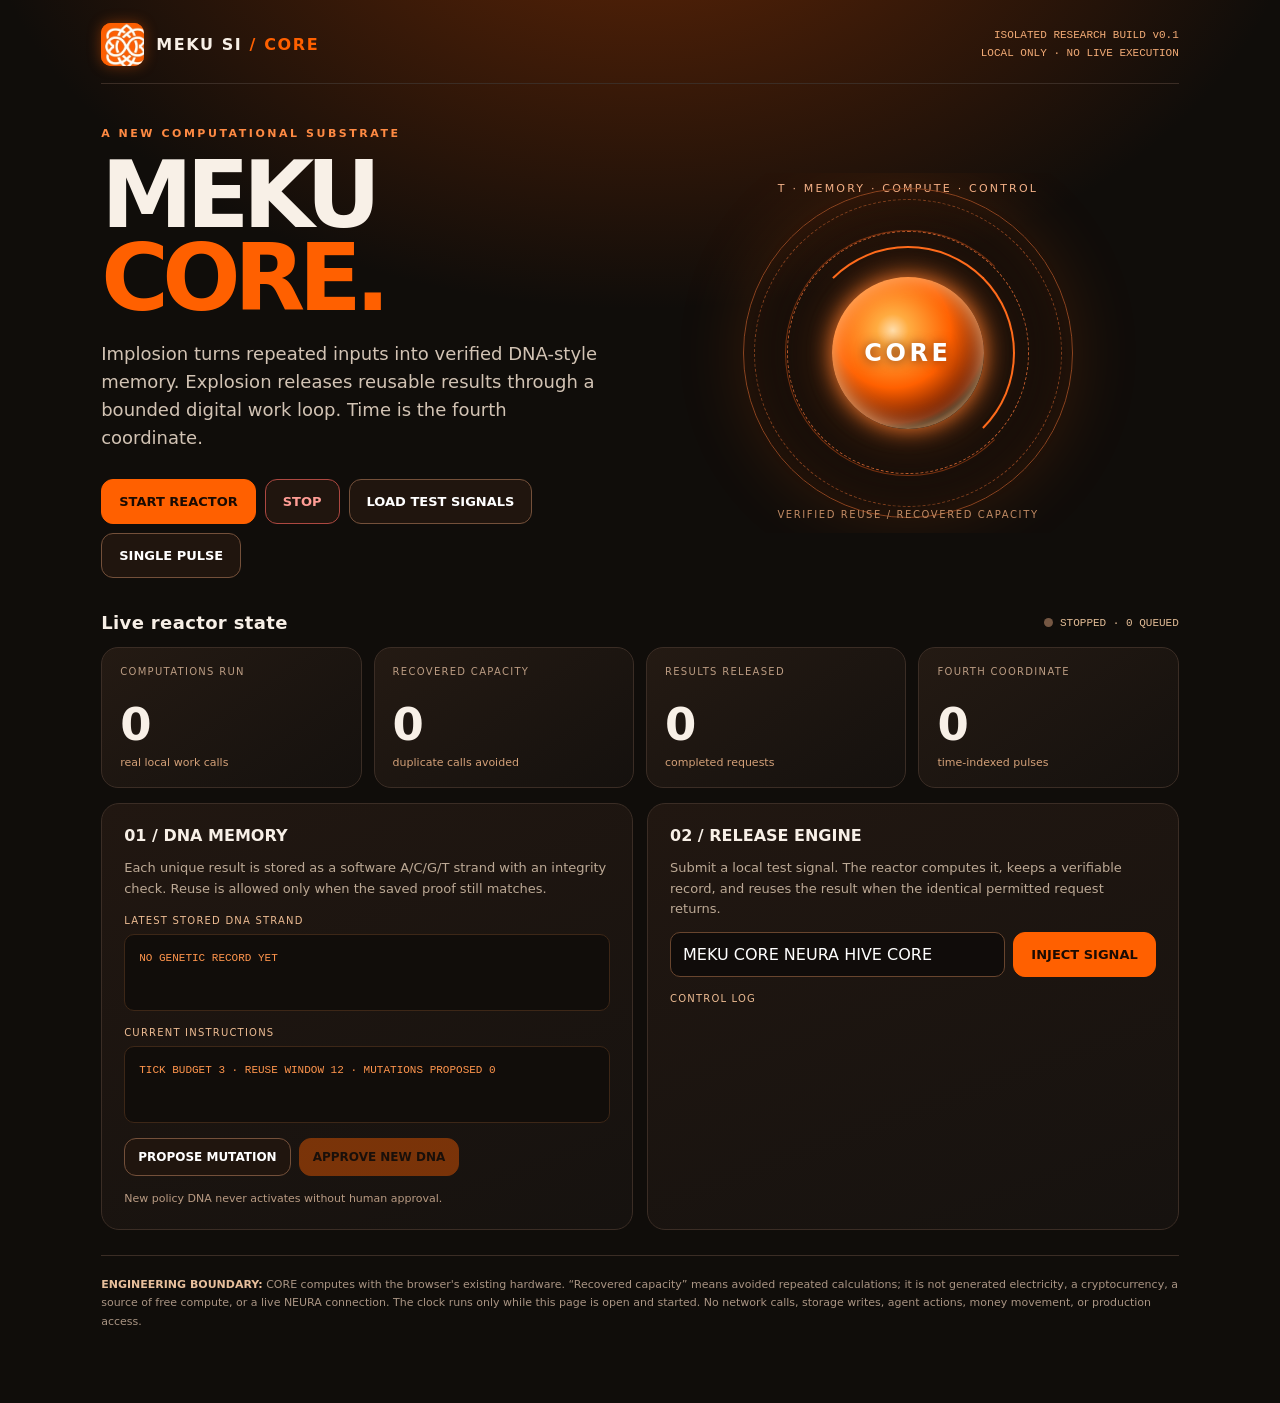
<file: core-site/index.html>
<!doctype html>
<html lang="en">
<head>
<meta charset="utf-8"><meta name="viewport" content="width=device-width,initial-scale=1,viewport-fit=cover">
<meta name="theme-color" content="#100c08"><title>MEKU CORE — Digital Reactor Laboratory</title>
<meta name="description" content="An offline, bounded MEKU CORE research lab: ACGT software memory, deduplicated work, and human-controlled scheduling.">
<style>
:root{color-scheme:dark;--orange:#ff6000;--ink:#100d0a;--paper:#f8f0e7;--muted:#ac9d8e;--line:#3b2d25;--panel:#1b1612}
*{box-sizing:border-box}body{margin:0;font-family:Inter,ui-sans-serif,system-ui,-apple-system,BlinkMacSystemFont,"Segoe UI",sans-serif;background:radial-gradient(ellipse 65% 40% at 50% -10%,#632606 0,transparent 80%),var(--ink);color:var(--paper);min-height:100vh}button,input{font:inherit}button{cursor:pointer}button:focus-visible,input:focus-visible{outline:2px solid #ffa35a;outline-offset:3px}button:disabled{opacity:.42;cursor:not-allowed}
.shell{width:min(1180px,100%);margin:auto;padding:23px clamp(18px,4vw,52px) 52px}.top{display:flex;align-items:center;justify-content:space-between;gap:14px;padding-bottom:17px;border-bottom:1px solid var(--line)}.identity{display:flex;align-items:center;gap:12px}.emblem{height:43px;width:43px;min-width:43px;flex-shrink:0;display:grid;place-items:center;overflow:hidden;background:#ff6000;border-radius:10px;box-shadow:0 0 14px #ff600066}.emblem img{display:block;width:100%;height:100%;object-fit:contain;border:0;border-radius:0;transform:none}.brand{font-weight:860;letter-spacing:.1em}.top-note{color:#f2ab76;font-size:11px;font-family:ui-monospace,monospace;text-align:right;line-height:1.6}
.hero{display:grid;grid-template-columns:minmax(0,1fr) minmax(280px,1.06fr);gap:25px;align-items:center;padding-top:43px}.kicker{letter-spacing:.23em;text-transform:uppercase;color:#ff8a43;font-size:11px;font-weight:850}.title{font-size:clamp(49px,7.2vw,101px);line-height:.9;letter-spacing:-.07em;margin:14px 0 20px;font-weight:890}.title span{color:var(--orange)}.sub{font-size:clamp(15px,1.7vw,18px);color:#d2c3b4;line-height:1.55;max-width:540px;margin:0}.reactor-panel{height:360px;display:grid;place-items:center;position:relative;overflow:hidden}.halo{width:min(84%,330px);aspect-ratio:1;border:1px solid #8c441f;border-radius:50%;position:absolute;box-shadow:0 0 70px #ff600025,inset 0 0 65px #ff600022}.halo::before,.halo::after{content:"";position:absolute;inset:13%;border-radius:50%;border:1px dashed #bd5c2e;animation:turn 24s linear infinite}.halo::after{inset:3%;border:1px dashed #83401e;animation-direction:reverse;animation-duration:30s}.core{position:relative;width:152px;height:152px;display:grid;place-items:center;border-radius:50%;background:radial-gradient(circle at 40% 35%,#ffddab 0,#ffac41 12%,#ff6000 43%,#6c1c00 69%,#1b0d03 73%);box-shadow:0 0 22px #ff7b2d,0 0 85px #ff60005c,inset 0 0 22px #ffc186;transition:filter .3s}.core::before{content:"";position:absolute;inset:-31px;border:2px solid #ff6b1b;border-radius:50%;border-left-color:transparent;border-bottom-color:transparent;animation:turn 8s linear infinite}.core::after{content:"";position:absolute;inset:-47px;border:1px solid #ff601b66;border-radius:50%;border-right-color:transparent;animation:turn 14s linear infinite reverse}.reactor-panel.live .core{animation:breathe 2s ease-in-out infinite}.core strong{position:relative;color:white;font-size:24px;letter-spacing:.15em;text-shadow:0 1px 11px #703211}.field-note{position:absolute;bottom:13px;font-size:10px;letter-spacing:.16em;color:#c18b64;text-transform:uppercase}.north{position:absolute;top:9px;color:#f3b38b;font-size:11px;letter-spacing:.2em}
@keyframes turn{to{transform:rotate(360deg)}}@keyframes breathe{50%{filter:brightness(1.3)}}
.controls{display:flex;flex-wrap:wrap;gap:9px;margin:28px 0 0}.button{border:1px solid #74503a;background:#20150e;color:#fff;padding:12px 17px;border-radius:12px;font-weight:760;font-size:13px;min-height:45px}.button:hover:not(:disabled){border-color:#ff6000}.button.primary{background:var(--orange);border-color:var(--orange);color:#1b0b02}.button.stop{border-color:#ad4841;color:#ff9d95}.button.small{padding:9px 13px;font-size:12px;min-height:38px}
.bar{display:flex;justify-content:space-between;align-items:center;gap:10px;margin:34px 0 14px}.bar h2{font-size:18px;letter-spacing:.02em;margin:0}.state{display:flex;align-items:center;gap:7px;color:#e2bc96;font-size:11px;font-family:ui-monospace,monospace}.led{width:9px;height:9px;background:#755743;border-radius:50%}.led.on{background:#ff6000;box-shadow:0 0 11px #ff6000}
.metrics{display:grid;grid-template-columns:repeat(4,1fr);gap:12px}.metric{background:linear-gradient(145deg,#241a13,#15110e);border:1px solid var(--line);border-radius:17px;padding:18px}.metric .tag{font-size:10px;color:#bb9c83;letter-spacing:.13em;text-transform:uppercase;min-height:27px}.metric .number{font-size:clamp(27px,3.7vw,45px);font-weight:850;letter-spacing:-.06em;margin:5px 0}.metric .unit{font-size:11px;color:#d3a078}
.lower{display:grid;grid-template-columns:1fr 1fr;gap:14px;margin-top:15px}.panel{background:linear-gradient(160deg,#211711,#16120f);border:1px solid var(--line);border-radius:18px;padding:22px;min-width:0}.panel h3{margin:0;font-size:16px}.panel p{line-height:1.55;color:#bca995;font-size:13px}.sequence{background:#110d0a;padding:14px;border-radius:10px;border:1px solid #3d2717;font:11px/1.8 ui-monospace,monospace;color:#ff954d;overflow-wrap:anywhere;min-height:77px;max-height:125px;overflow:auto}.dna-label{font-size:10px;letter-spacing:.12em;color:#edbc93;margin:16px 0 8px;text-transform:uppercase}.two{display:flex;gap:8px;flex-wrap:wrap}.input{flex:1;min-width:150px;padding:12px;border:1px solid #68452e;border-radius:10px;background:#100c0a;color:#fff}.log{list-style:none;margin:15px 0 0;padding:0;max-height:230px;overflow:auto}.log li{display:grid;grid-template-columns:80px 1fr;gap:8px;border-top:1px solid #392920;padding:11px 0;color:#c7b3a3;font-size:12px}.log b{color:#ff8d49;font:700 10px ui-monospace,monospace}.tiny{font-size:11px;color:#b99b83;margin:14px 0 0;line-height:1.6}.foot{border-top:1px solid var(--line);color:#a99483;padding:20px 0;margin-top:25px;font-size:11px;line-height:1.65}.foot strong{color:#e7bf9c}
@media(max-width:800px){.hero{grid-template-columns:1fr;gap:0;padding-top:31px}.reactor-panel{height:300px}.lower{grid-template-columns:1fr}.metrics{grid-template-columns:repeat(2,1fr)}.title{font-size:62px}.top-note{max-width:160px}}@media(max-width:360px){.title{font-size:52px}.metrics{gap:8px}.metric{padding:12px}.button{padding:12px 13px}}@media(prefers-reduced-motion:reduce){*,*:before,*:after{animation:none!important;transition:none!important}}
</style>
</head>
<body><div class="shell">
  <header class="top"><div class="identity"><div class="emblem" aria-hidden="true"><img src="[data-uri]" alt="" aria-hidden="true"></div><span class="brand">MEKU SI <span style="color:#ff6000">/ CORE</span></span></div><div class="top-note">ISOLATED RESEARCH BUILD v0.1<br>LOCAL ONLY · NO LIVE EXECUTION</div></header>
  <section class="hero" aria-label="MEKU CORE reactor">
    <div><div class="kicker">A NEW COMPUTATIONAL SUBSTRATE</div><h1 class="title">MEKU<br><span>CORE.</span></h1><p class="sub">Implosion turns repeated inputs into verified DNA-style memory. Explosion releases reusable results through a bounded digital work loop. Time is the fourth coordinate.</p>
    <div class="controls"><button class="button primary" id="start">START REACTOR</button><button class="button stop" id="stop">STOP</button><button class="button" id="seed">LOAD TEST SIGNALS</button><button class="button" id="tick">SINGLE PULSE</button></div></div>
    <div class="reactor-panel" id="reactor"><div class="north">T · MEMORY · COMPUTE · CONTROL</div><div class="halo"></div><div class="core"><strong>CORE</strong></div><div class="field-note">VERIFIED REUSE / RECOVERED CAPACITY</div></div>
  </section>
  <div class="bar"><h2>Live reactor state</h2><span class="state"><span class="led" id="led"></span><span id="state">STOPPED</span></span></div>
  <section class="metrics" aria-label="reactor metrics">
    <div class="metric"><div class="tag">COMPUTATIONS RUN</div><div class="number" id="computed">0</div><div class="unit">real local work calls</div></div>
    <div class="metric"><div class="tag">RECOVERED CAPACITY</div><div class="number" id="reused">0</div><div class="unit">duplicate calls avoided</div></div>
    <div class="metric"><div class="tag">RESULTS RELEASED</div><div class="number" id="results">0</div><div class="unit">completed requests</div></div>
    <div class="metric"><div class="tag">FOURTH COORDINATE</div><div class="number" id="ticks">0</div><div class="unit">time-indexed pulses</div></div>
  </section>
  <div class="lower">
    <section class="panel"><h3>01 / DNA MEMORY</h3><p>Each unique result is stored as a software A/C/G/T strand with an integrity check. Reuse is allowed only when the saved proof still matches.</p><div class="dna-label">Latest stored DNA strand</div><div class="sequence" id="dna">NO GENETIC RECORD YET</div><div class="dna-label">Current instructions</div><div class="sequence" id="genes">TICK BUDGET 3 · REUSE WINDOW 12</div>
      <div class="two" style="margin-top:15px"><button id="mutate" class="button small">PROPOSE MUTATION</button><button id="approve" class="button small primary" disabled>APPROVE NEW DNA</button></div><div class="tiny" id="mutation">New policy DNA never activates without human approval.</div></section>
    <section class="panel"><h3>02 / RELEASE ENGINE</h3><p>Submit a local test signal. The reactor computes it, keeps a verifiable record, and reuses the result when the identical permitted request returns.</p><div class="two"><input id="signal" class="input" maxlength="4000" value="MEKU CORE NEURA HIVE CORE" aria-label="Test signal"><button id="inject" class="button primary">INJECT SIGNAL</button></div><div class="dna-label">CONTROL LOG</div><ul class="log" id="events" aria-live="polite"><li><b>READY</b><span>Waiting for local startup</span></li></ul></section>
  </div>
  <footer class="foot"><strong>ENGINEERING BOUNDARY:</strong> CORE computes with the browser's existing hardware. “Recovered capacity” means avoided repeated calculations; it is not generated electricity, a cryptocurrency, a source of free compute, or a live NEURA connection. The clock runs only while this page is open and started. No network calls, storage writes, agent actions, money movement, or production access.</footer>
</div>
<script type="module">
/** MEKU CORE v0.1 — isolated, deterministic browser/Node computation lab.
 * The 'capacity' counter records avoided duplicate calculations, NOT physical energy.
 * No persistence, credentials, network, payments, or production agent actions.
 */
const BASES = 'ACGT';
const MAX_PAYLOAD_BYTES = 32768;
const MAX_QUEUE = 128;
const MAX_EVENTS = 96;
const MAX_RECORDS = 256;
const MAX_COMPLETED_IDS = 4096;
const enc = new TextEncoder();
const dec = new TextDecoder('utf-8', { fatal: true });

function canonical(value) {
  if (value === null || typeof value === 'string' || typeof value === 'boolean') return JSON.stringify(value);
  if (typeof value === 'number') {
    if (!Number.isFinite(value)) throw new Error('CORE_NONFINITE_NUMBER');
    return JSON.stringify(value);
  }
  if (Array.isArray(value)) return `[${value.map(canonical).join(',')}]`;
  if (value && typeof value === 'object' && Object.getPrototypeOf(value) === Object.prototype) {
    return `{${Object.keys(value).sort().map(k => JSON.stringify(k) + ':' + canonical(value[k])).join(',')}}`;
  }
  throw new Error('CORE_UNSUPPORTED_DATA');
}
const hex = bytes => [...bytes].map(n => n.toString(16).padStart(2,'0')).join('');
async function sha(bytes) { return new Uint8Array(await crypto.subtle.digest('SHA-256', bytes)); }
async function hashText(text) { return hex(await sha(enc.encode(text))); }
function bytesToBases(bytes) {
  let str = '';
  for (const b of bytes) str += BASES[(b >>> 6) & 3] + BASES[(b >>> 4) & 3] + BASES[(b >>> 2) & 3] + BASES[b & 3];
  return str;
}
function basesToBytes(bases) {
  if (typeof bases !== 'string' || bases.length % 4 || /[^ACGT]/.test(bases)) throw new Error('CORE_DNA_BAD_ALPHABET');
  const bytes = new Uint8Array(bases.length / 4);
  for (let i = 0; i < bytes.length; i++) {
    let b = 0;
    for (let j = 0; j < 4; j++) b = b * 4 + BASES.indexOf(bases[i * 4 + j]);
    bytes[i] = b;
  }
  return bytes;
}
/** Software DNA: [version 1 byte][length 4 bytes][SHA-256 16 bytes][UTF-8 JSON]. */
async function encodeDNA(data) {
  const payload = enc.encode(canonical(data));
  if (payload.length > MAX_PAYLOAD_BYTES) throw new Error('CORE_DNA_TOO_LARGE');
  const digest = await sha(payload);
  const out = new Uint8Array(21 + payload.length);
  out[0] = 1;
  new DataView(out.buffer).setUint32(1, payload.length, false);
  out.set(digest.slice(0, 16), 5);
  out.set(payload, 21);
  return bytesToBases(out);
}
async function decodeDNA(bases) {
  if (typeof bases !== 'string' || bases.length > (21 + MAX_PAYLOAD_BYTES) * 4) throw new Error('CORE_DNA_TOO_LARGE');
  const raw = basesToBytes(bases);
  if (raw.length < 21 || raw[0] !== 1) throw new Error('CORE_DNA_VERSION');
  const length = new DataView(raw.buffer).getUint32(1, false);
  if (length > MAX_PAYLOAD_BYTES || raw.length !== 21 + length) throw new Error('CORE_DNA_LENGTH');
  const payload = raw.subarray(21);
  const digest = await sha(payload);
  if (!digest.slice(0,16).every((x,i) => x === raw[5 + i])) throw new Error('CORE_DNA_CHECKSUM');
  const data = JSON.parse(dec.decode(payload));
  if (canonical(data) !== dec.decode(payload)) throw new Error('CORE_DNA_NONCANONICAL');
  return data;
}
const OPTIONS = Object.freeze({ tickBudget: 3, reuseWindow: 12 });
function safeGenes(genes) {
  return !!genes && Number.isSafeInteger(genes.tickBudget) && genes.tickBudget >= 1 && genes.tickBudget <= 6
    && Number.isSafeInteger(genes.reuseWindow) && genes.reuseWindow >= 1 && genes.reuseWindow <= 36;
}
const OPERATIONS = Object.freeze(['sum','character-count','unique-words']);
function validateTask(task, owner) {
  if (!task || typeof task !== 'object' || Array.isArray(task)) throw new Error('CORE_TASK_INVALID');
  if (task.owner !== owner || !task.consent) throw new Error('CORE_PERMISSION_DENIED');
  if (typeof task.id !== 'string' || !/^[a-zA-Z0-9_-]{1,40}$/.test(task.id)) throw new Error('CORE_BAD_ID');
  if (!OPERATIONS.includes(task.operation)) throw new Error('CORE_OPERATION_NOT_ALLOWED');
  if (task.operation === 'sum') {
    if (!Array.isArray(task.data) || task.data.length < 1 || task.data.length > 256 || !task.data.every(x => typeof x === 'number' && Number.isFinite(x) && Math.abs(x) <= 1e8)) throw new Error('CORE_INPUT_INVALID');
  } else if (typeof task.data !== 'string' || task.data.length > 4000) throw new Error('CORE_INPUT_INVALID');
  if (enc.encode(canonical(task.data)).length > MAX_PAYLOAD_BYTES) throw new Error('CORE_INPUT_TOO_LARGE');
}
function compute(task) {
  if (task.operation === 'sum') {
    const n = task.data.reduce((a,b)=>a+b,0);
    if (!Number.isFinite(n)) throw new Error('CORE_COMPUTE_OVERFLOW');
    return n;
  }
  if (task.operation === 'character-count') return [...task.data].length;
  if (task.operation === 'unique-words') return new Set(task.data.toLocaleLowerCase('en').match(/[\p{L}\p{N}]+/gu) || []).size;
  throw new Error('CORE_OPERATION_NOT_ALLOWED');
}
class CoreReactor {
  constructor({owner = 'local-human', genes = OPTIONS} = {}) {
    if (typeof owner !== 'string' || !/^[a-zA-Z0-9_-]{1,40}$/.test(owner) || !safeGenes(genes)) throw new Error('CORE_CONFIG_INVALID');
    this.owner = owner;
    this.genes = { ...genes };
    this.queue = [];
    this.records = new Map();
    this.completedIds = new Set();
    this.pendingIds = new Set();
    this.activeTick = false;
    this.epoch = 0;
    this.events = [];
    this.running = false;
    this.tickNo = 0;
    this.calculations = 0;
    this.reuseCount = 0;
    this.proposals = 0;
    this.denied = 0;
    this.pendingMutation = null;
  }
  log(type, message) {
    this.events.unshift({type, message, tick: this.tickNo});
    if (this.events.length > MAX_EVENTS) this.events.pop();
  }
  start() { if (!this.running) { this.running = true; this.epoch++; this.log('START','Explicit local start'); } }
  stop() { this.running = false; this.epoch++; this.log('STOP','Human STOP — no further results released'); }
  async submit(task) {
    try { validateTask(task, this.owner); }
    catch (error) { this.denied++; this.log('DENIED', error.message); throw error; }
    // Reserve IDs before any async hashing so concurrent submit calls cannot queue duplicates.
    if (this.completedIds.size >= MAX_COMPLETED_IDS) throw new Error('CORE_HISTORY_LIMIT');
    if (this.queue.length + this.pendingIds.size >= MAX_QUEUE) throw new Error('CORE_QUEUE_FULL');
    if (this.completedIds.has(task.id) || this.pendingIds.has(task.id) || this.queue.some(x => x.id === task.id)) throw new Error('CORE_REPLAY_BLOCKED');
    this.pendingIds.add(task.id);
    try {
      // Clone input on ingress to prevent mutation while queued.
      const clean = JSON.parse(canonical({id:task.id, owner:task.owner, operation:task.operation, data:task.data, consent:true}));
      clean.key = await hashText(canonical({owner:clean.owner, operation:clean.operation, data:clean.data, version:1}));
      this.queue.push(clean);
      this.log('QUEUED', `${clean.id} · ${clean.operation}`);
      return clean.key;
    } finally { this.pendingIds.delete(task.id); }
  }
  async tick() {
    if (!this.running || this.activeTick) return [];
    this.activeTick = true;
    const epoch = this.epoch;
    this.tickNo++;
    const finished = [];
    try {
      for (let i = 0; i < this.genes.tickBudget && this.queue.length; i++) {
        if (!this.running || epoch !== this.epoch) break;
        // Keep task in the queue until proof verification and STOP check complete.
        const task = this.queue[0];
        const cached = this.records.get(task.key);
        let record, reused = false;
        if (cached && this.tickNo - cached.tick <= this.genes.reuseWindow) {
          try {
            const decoded = await decodeDNA(cached.dna);
            if (!this.running || epoch !== this.epoch) break;
            if (decoded.key !== task.key || decoded.owner !== this.owner || decoded.operation !== task.operation || canonical(decoded.result) !== canonical(cached.result)) throw new Error('CORE_PROOF_MISMATCH');
            record = cached;
            reused = true;
          } catch {
            if (!this.running || epoch !== this.epoch) break;
            this.log('INVALID','Corrupt cache proof; recomputing');
            this.records.delete(task.key);
          }
        }
        if (!reused) {
          const result = compute(task);
          record = {key:task.key, owner:this.owner, operation:task.operation, result, tick:this.tickNo};
          record.dna = await encodeDNA(record);
          if (!this.running || epoch !== this.epoch) break;
          // Verify written strand is retrievable; fail closed on corruption.
          if ((await decodeDNA(record.dna)).key !== task.key) throw new Error('CORE_WRITE_VERIFY_FAILED');
          if (!this.running || epoch !== this.epoch) break;
          this.records.set(task.key, record);
          if (this.records.size > MAX_RECORDS) this.records.delete(this.records.keys().next().value);
          this.calculations++;
          this.log('COMPUTED', `${task.id} · new checked result`);
        } else {
          this.reuseCount++;
          this.log('REUSED', `${task.id} · saved one repeat calculation`);
        }
        this.queue.shift();
        this.completedIds.add(task.id);
        finished.push({id:task.id, result:record.result, reused, dna:record.dna, tick:this.tickNo});
      }
      return finished;
    } finally { this.activeTick = false; }
  }
  /** Proposals change only local scheduling rules; never production identities or code. */
  async proposeMutation() {
    const step = this.proposals++ % 4;
    const genes = {...this.genes};
    if (step % 2 === 0) genes.tickBudget = Math.max(1,Math.min(6,genes.tickBudget+(step === 0 ? 1 : -1)));
    else genes.reuseWindow = Math.max(1,Math.min(36,genes.reuseWindow+(step === 1 ? 3 : -3)));
    const dna = await encodeDNA({type:'MEKU_CORE_POLICY_V1',owner:this.owner,genes});
    this.pendingMutation = {dna, genes};
    this.log('MUTATION','New policy DNA proposed; human approval required');
    return dna;
  }
  async approveMutation(dna) {
    if (!this.pendingMutation || dna !== this.pendingMutation.dna) throw new Error('CORE_MUTATION_NOT_PROPOSED');
    const decoded = await decodeDNA(dna);
    if (decoded.type !== 'MEKU_CORE_POLICY_V1' || decoded.owner !== this.owner || !safeGenes(decoded.genes)) throw new Error('CORE_MUTATION_INVALID');
    this.genes = {...decoded.genes};
    this.pendingMutation = null;
    this.log('APPROVED','Human approved new local scheduling DNA');
  }
  summary() {
    return {
      state:this.running?'RUNNING':'STOPPED',tick:this.tickNo,pending:this.queue.length,
      actualCalculations:this.calculations, reusedCalculations:this.reuseCount,
      avoidedRepeatCalculations:this.reuseCount,
      results:this.completedIds.size, mutationsProposed:this.proposals,
      denied:this.denied,genes:{...this.genes},events:this.events.slice(0,12),
      units:'work calls, not joules or physical energy',
    };
  }
}

const $=id=>document.getElementById(id);
let reactor=new CoreReactor(), serial=0, interval=null, mutation=null, lastDNA='';
function render(){
 const s=reactor.summary();$('state').textContent=s.state+' · '+s.pending+' QUEUED';$('led').classList.toggle('on',s.state==='RUNNING');$('reactor').classList.toggle('live',s.state==='RUNNING');
 $('computed').textContent=s.actualCalculations;$('reused').textContent=s.avoidedRepeatCalculations;$('results').textContent=s.results;$('ticks').textContent=s.tick;
 $('genes').textContent=`TICK BUDGET ${s.genes.tickBudget} · REUSE WINDOW ${s.genes.reuseWindow} · MUTATIONS PROPOSED ${s.mutationsProposed}`;
 $('dna').textContent=lastDNA ? lastDNA.slice(0,420)+(lastDNA.length>420?' …':'') : 'NO GENETIC RECORD YET';
 const log=$('events');log.replaceChildren();s.events.forEach(event=>{const li=document.createElement('li');const b=document.createElement('b');b.textContent=event.type;const span=document.createElement('span');span.textContent='T'+event.tick+' · '+event.message;li.append(b,span);log.append(li);});
}
async function pulse(){try{const done=await reactor.tick();if(done.length)lastDNA=done.at(-1).dna;render();}catch(error){reactor.stop();stopClock();reactor.log('ERROR',String(error.message));render();}}
function stopClock(){if(interval){clearInterval(interval);interval=null;}}
function startClock(){reactor.start();stopClock();interval=setInterval(pulse,1100);render();}
$('start').addEventListener('click',startClock);
$('stop').addEventListener('click',()=>{reactor.stop();stopClock();render();});
$('tick').addEventListener('click',async()=>{if(!reactor.running)reactor.log('BLOCKED','Start reactor before pulsing');else await pulse();render();});
async function submit(operation,data){const id='test_'+(++serial);try{await reactor.submit({id,owner:'local-human',operation,data,consent:true});render();}catch(error){reactor.log('REJECTED',error.message);render();}}
$('inject').addEventListener('click',async()=>submit('unique-words',$('signal').value));
$('seed').addEventListener('click',async()=>{for(let i=0;i<9;i++){await submit('sum', i%3===0?[1,2,3,4]:i%3===1?[4,5,6]:[8,13,21]);}reactor.log('IMPLOSION','9 requests contain only 3 unique calculations');render();});
$('mutate').addEventListener('click',async()=>{mutation=await reactor.proposeMutation();$('mutation').textContent='PROPOSED · '+mutation.slice(0,45)+'… · awaiting owner approval';$('approve').disabled=false;render();});
$('approve').addEventListener('click',async()=>{try{await reactor.approveMutation(mutation);mutation=null;$('approve').disabled=true;$('mutation').textContent='Approved local scheduling DNA. No live agent controls changed.';render();}catch(error){$('mutation').textContent='Rejected: '+error.message;}});
window.addEventListener('pagehide',()=>{reactor.stop();stopClock();});
render();
</script></body></html>
</file>
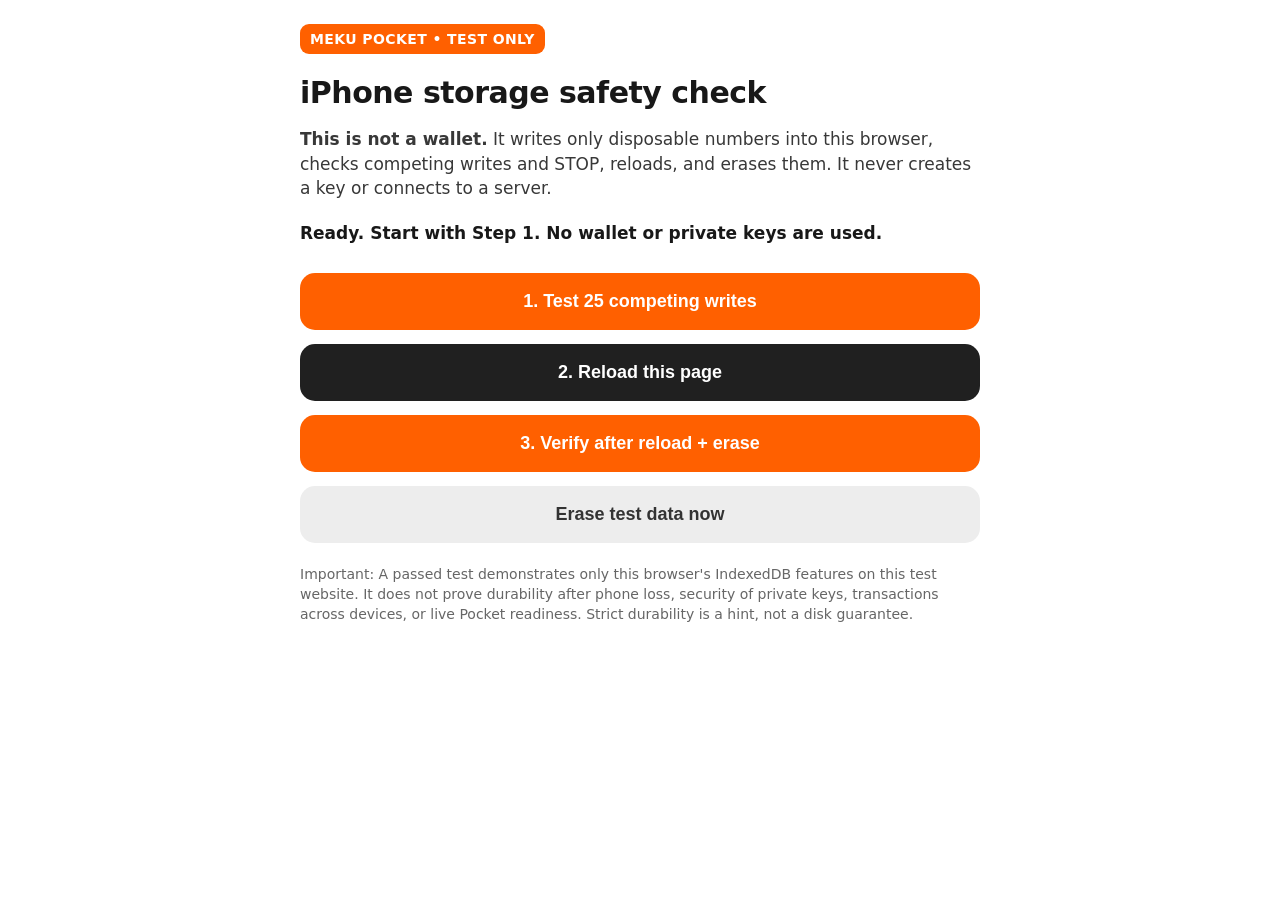
<file: pocket-browser-test/iphone-atomic-journal-probe.html>
<!doctype html>
<html lang="en"><head><meta charset="utf-8"/><meta name="viewport" content="width=device-width, initial-scale=1, viewport-fit=cover" />
<meta http-equiv="Content-Security-Policy" content="default-src 'none'; script-src 'unsafe-inline'; style-src 'unsafe-inline'; connect-src 'none'; img-src 'none'; form-action 'none'; base-uri 'none'" />
<title>MEKU Pocket • iPhone IndexedDB Test</title>
<style>
:root {font-family:system-ui,-apple-system,sans-serif;color:#181818;background:#fff;}
body {max-width:680px;margin:auto;padding:24px 20px 80px;line-height:1.45;}
h1 {font-size:30px;letter-spacing:-.5px;line-height:1.13;margin:22px 0 12px;}
.brand {background:#ff6000;color:#fff;border-radius:9px;display:inline-block;padding:5px 10px;font-size:14px;font-weight:bold;letter-spacing:.4px;}
p {font-size:17px;color:#383838;}
button {width:100%;border:0;border-radius:15px;background:#ff6000;color:#fff;font-weight:750;font-size:18px;padding:18px 14px;margin:7px 0;cursor:pointer;}
button:nth-of-type(2) {background:#202020;}
button:last-of-type {background:#ededed;color:#333;}
button:disabled {opacity:.5;}
#status {font-weight:750;font-size:17px;margin:20px 0;}
#results>div {padding:13px 0;border-bottom:1px solid #ddd;font-size:16px;word-break:break-word;}
.pass {color:#24663e;}.fail {color:#b32424;}
.small {font-size:14px;color:#666;}
</style></head><body>
<span class="brand">MEKU POCKET • TEST ONLY</span>
<h1>iPhone storage safety check</h1>
<p><strong>This is not a wallet.</strong> It writes only disposable numbers into this browser, checks competing writes and STOP, reloads, and erases them. It never creates a key or connects to a server.</p>
<div id="status">Ready.</div>
<button id="start">1. Test 25 competing writes</button>
<button id="reload">2. Reload this page</button>
<button id="verify">3. Verify after reload + erase</button>
<button id="erase">Erase test data now</button>
<div id="results" aria-live="polite"></div>
<p class="small">Important: A passed test demonstrates only this browser's IndexedDB features on this test website. It does not prove durability after phone loss, security of private keys, transactions across devices, or live Pocket readiness. Strict durability is a hint, not a disk guarantee.</p>
<script>
/**
 * MEKU Pocket — isolated Stage 7 browser-only IndexedDB adapter.
 *
 * WARNING: Not approved for mainnet or custody. IndexedDB is LOCAL TO THIS
 * browser origin/device, may be evicted, and provides NO multi-device locking,
 * signer safety, network evidence, or independently authenticated owner proof.
 * Strict IDB durability is only a browser hint, not a crash-proof guarantee.
 *
 * Compatible with createOneShotAttemptJournal({store,...}) from Stage 4.
 * The updater MUST be synchronous; all updates to a given owner are serialized
 * by native IndexedDB readwrite transactions on the SAME object store.
 */

const DEFAULT_NAME = 'meku-pocket-local-journal-stage7';
const STORE = 'owner-records';

class JournalStorageError extends Error {
  constructor(code, cause) {
    super(code, cause === undefined ? undefined : { cause });
    this.name = 'JournalStorageError';
    this.code = code;
  }
}

function fail(code, cause) { throw new JournalStorageError(code, cause); }
function isObj(v) { return v !== null && typeof v === 'object' && !Array.isArray(v); }
function checkKey(ownerKey) {
  if (typeof ownerKey !== 'string' || !/^MEKU_POCKET_OWNER_V1:[1-9A-HJ-NP-Za-km-z]{32,44}$/.test(ownerKey))
    fail('INVALID_OWNER_KEY');
  return ownerKey;
}
function close(db) { try { db?.close(); } catch {} }
function openDatabase(indexedDB, dbName) {
  return new Promise((resolve, reject) => {
    let req, settled = false;
    const rejectOnce = (code, cause) => {
      if (settled) return;
      settled = true;
      reject(new JournalStorageError(code, cause));
    };
    try { req = indexedDB.open(dbName, 1); }
    catch (e) { rejectOnce('DB_OPEN_FAILED', e); return; }
    req.onupgradeneeded = () => {
      try {
        const db = req.result;
        if (!db.objectStoreNames.contains(STORE)) db.createObjectStore(STORE);
      } catch (e) { rejectOnce('DB_UPGRADE_FAILED', e); try { req.transaction?.abort(); } catch {} }
    };
    req.onblocked = () => rejectOnce('DB_BLOCKED');
    req.onerror = () => rejectOnce('DB_OPEN_FAILED', req.error);
    req.onsuccess = () => {
      const db = req.result;
      if (settled) { close(db); return; }
      settled = true;
      db.onversionchange = () => close(db);
      resolve(db);
    };
  });
}

/**
 * @param {object} opts
 * @param {IDBFactory} opts.indexedDB A real IDBFactory (injected for tests).
 * @param {string} opts.dbName Same origin and dbName must be used by every tab.
 * @param {boolean} opts.requireStrictHint If true, refuse when browser rejects
 *   the strict durability transaction option. The hint does not guarantee flush.
 */
function createIndexedDBAtomicJournalStore({
  indexedDB = globalThis.indexedDB,
  dbName = DEFAULT_NAME,
  requireStrictHint = true,
} = {}) {
  if (!indexedDB || typeof indexedDB.open !== 'function') fail('INDEXEDDB_UNAVAILABLE');
  if (typeof dbName !== 'string' || !/^[a-zA-Z0-9_-]{1,80}$/.test(dbName)) fail('INVALID_DATABASE_NAME');
  if (typeof requireStrictHint !== 'boolean') fail('INVALID_OPTIONS');

  function transact(ownerKey, mode, updater) {
    checkKey(ownerKey);
    return openDatabase(indexedDB, dbName).then(db => new Promise((resolve, reject) => {
      let tx, outcome, done = false, cause;
      const rejectOnce = (code, err) => {
        if (done) return;
        done = true;
        close(db);
        reject(err instanceof Error && err.code && code === 'UPDATE_REJECTED' ? err :
          new JournalStorageError(code, err));
      };
      try {
        // A readonly transaction does not need the strict durability hint.
        tx = mode === 'readwrite' && requireStrictHint
          ? db.transaction(STORE, mode, { durability: 'strict' })
          : db.transaction(STORE, mode);
        if (mode === 'readwrite' && requireStrictHint && tx.durability !== 'strict')
          fail('STRICT_HINT_NOT_CONFIRMED');
      } catch (e) {
        if (tx) try { tx.abort(); } catch {}
        rejectOnce(e?.code === 'STRICT_HINT_NOT_CONFIRMED' ? e.code : 'TRANSACTION_OPEN_FAILED', e);
        return;
      }
      tx.onabort = () => rejectOnce(cause ? 'UPDATE_REJECTED' : 'TRANSACTION_ABORTED', cause || tx.error);
      tx.onerror = () => { /* allow abort handler to settle, never accept partial success */ };
      tx.oncomplete = () => {
        if (done) return;
        done = true;
        close(db);
        resolve(outcome);
      };
      try {
        const request = tx.objectStore(STORE).get(ownerKey);
        request.onerror = () => { cause = request.error || new Error('DB_GET_FAILED'); try { tx.abort(); } catch {} };
        request.onsuccess = () => {
          if (done) return;
          try {
            const current = request.result === undefined ? null : request.result;
            if (mode === 'readonly') {
              outcome = current;
              return;
            }
            // CRITICAL: do not await inside an IDB transaction.
            // Native IDB readwrite transactions are serialized on this store.
            const result = updater(current);
            if (!isObj(result) || !Object.hasOwn(result, 'next') ||
                !Object.hasOwn(result, 'reply') ||
                result.next === null || result.next === undefined ||
                (result.next && typeof result.next.then === 'function'))
              fail('INVALID_UPDATER_RESULT');
            outcome = result.reply;
            const put = tx.objectStore(STORE).put(result.next, ownerKey);
            put.onerror = () => { cause = put.error || new Error('DB_PUT_FAILED'); try { tx.abort(); } catch {} };
          } catch (e) {
            cause = e;
            try { tx.abort(); } catch { rejectOnce('TRANSACTION_ABORT_FAILED', e); }
          }
        };
      } catch (e) {
        cause = e;
        try { tx.abort(); } catch { rejectOnce('TRANSACTION_ABORT_FAILED', e); }
      }
    }));
  }

  return Object.freeze({
    read(ownerKey) { return transact(ownerKey, 'readonly'); },
    atomicUpdate(ownerKey, updater) {
      if (typeof updater !== 'function') fail('INVALID_UPDATER');
      return transact(ownerKey, 'readwrite', updater);
    },
  });
}

 
// Public, disposable counter demo only. No wallet, keys, network or signing.
const N=25, DB_NAME='meku-pocket-idb-race-test-20261103-v1';
const KEY='MEKU_POCKET_OWNER_V1:'+'1'.repeat(32);
const MARKER='meku-pocket-idb-race-reload-test-v1';
const status=document.querySelector('#status'), results=document.querySelector('#results');
function clear(){results.textContent='';}
function line(msg,ok){const n=document.createElement('div');n.className=ok?'pass':'fail';n.textContent=(ok?'PASS — ':'FAIL — ')+msg;results.appendChild(n);}
function show(msg){status.textContent=msg;}
function testStore(){return createIndexedDBAtomicJournalStore({indexedDB:window.indexedDB,dbName:DB_NAME,requireStrictHint:true});}
const buttons=['start','reload','verify','erase'];
function busy(b){for(const id of buttons)document.getElementById(id).disabled=b;}
function deleteDB(){return new Promise((resolve,reject)=>{const req=indexedDB.deleteDatabase(DB_NAME);req.onsuccess=()=>resolve(true);req.onerror=()=>reject(req.error);req.onblocked=()=>reject(new Error('Close other tabs using this test page first'));});}
document.getElementById('start').onclick=async()=>{
  busy(true);clear();show('Running real IndexedDB checks on this browser…');
  try {
    const store=testStore();
    await store.atomicUpdate(KEY,()=>({next:{schema:1,count:0,stopped:false},reply:true}));
    line('IndexedDB accepted strict durability hint (still not guaranteed crash-proof)',true);
    const many=Array.from({length:N},()=>testStore());
    await Promise.all(many.map(s=>s.atomicUpdate(KEY,current=>({
      next:{schema:1,count:(current?.count??0)+1,stopped:false},reply:true
    }))));
    const after=await store.read(KEY);
    if(after?.count!==N)throw Error('Expected 25 updates; got '+String(after?.count));
    line('25 concurrent updates preserved without losing a count',true);
    let rejected=false;
    try {await store.atomicUpdate(KEY,()=>{throw Error('test-abort');});}catch{rejected=true;}
    if(!rejected||(await store.read(KEY))?.count!==N)throw Error('Aborted update changed the counter');
    line('An aborted update changed no saved counter',true);
    await store.atomicUpdate(KEY,old=>({next:{...old,stopped:true},reply:true}));
    let stopBlocked=false;
    try {await store.atomicUpdate(KEY,old=>{if(old.stopped)throw Error('STOP_ACTIVE');return {next:old,reply:true};});}catch{stopBlocked=true;}
    if(!stopBlocked)throw Error('STOP did not block a new attempt');
    line('STOP blocked a new simulated write',true);
    sessionStorage.setItem(MARKER,'ready');
    show('Step 1 complete. Now tap 2 Reload this page.');
  }catch(e){line(e?.code||e?.message||'Unknown browser error',false);show('Test failed; no wallet or funds involved. Screenshot this result.');}
  finally{busy(false);}
};
document.getElementById('reload').onclick=()=>location.reload();
document.getElementById('verify').onclick=async()=>{
  busy(true);clear();show('Checking saved test data and erasing it…');
  try{
    if(sessionStorage.getItem(MARKER)!=='ready')throw Error('Step 1 was not completed in this tab');
    const store=testStore();
    const row=await store.read(KEY);
    if(row?.count!==N||row?.stopped!==true)throw Error('Reload did not preserve the test record and STOP');
    line('25 committed counter updates survived Safari page reload',true);
    line('STOP state survived Safari page reload',true);
    await deleteDB();
    sessionStorage.removeItem(MARKER);
    line('Disposable IndexedDB test database deleted',true);
    show('ALL BROWSER CHECKS PASSED. Screenshot this page.');
  }catch(e){line(e?.code||e?.message||'Unknown error',false);show('Check could not finish. Tap Erase test data now, then screenshot.');}
  finally{busy(false);}
};
document.getElementById('erase').onclick=async()=>{busy(true);try{await deleteDB();sessionStorage.removeItem(MARKER);clear();show('Test data erased. Nothing remains in this demo database.')}catch(e){show('Erase blocked: '+String(e?.message||e));}finally{busy(false)}};
if(sessionStorage.getItem(MARKER)==='ready')show('Page reloaded. Tap 3 Verify after reload + erase.');
else show('Ready. Start with Step 1. No wallet or private keys are used.');

</script></body></html>
</file>
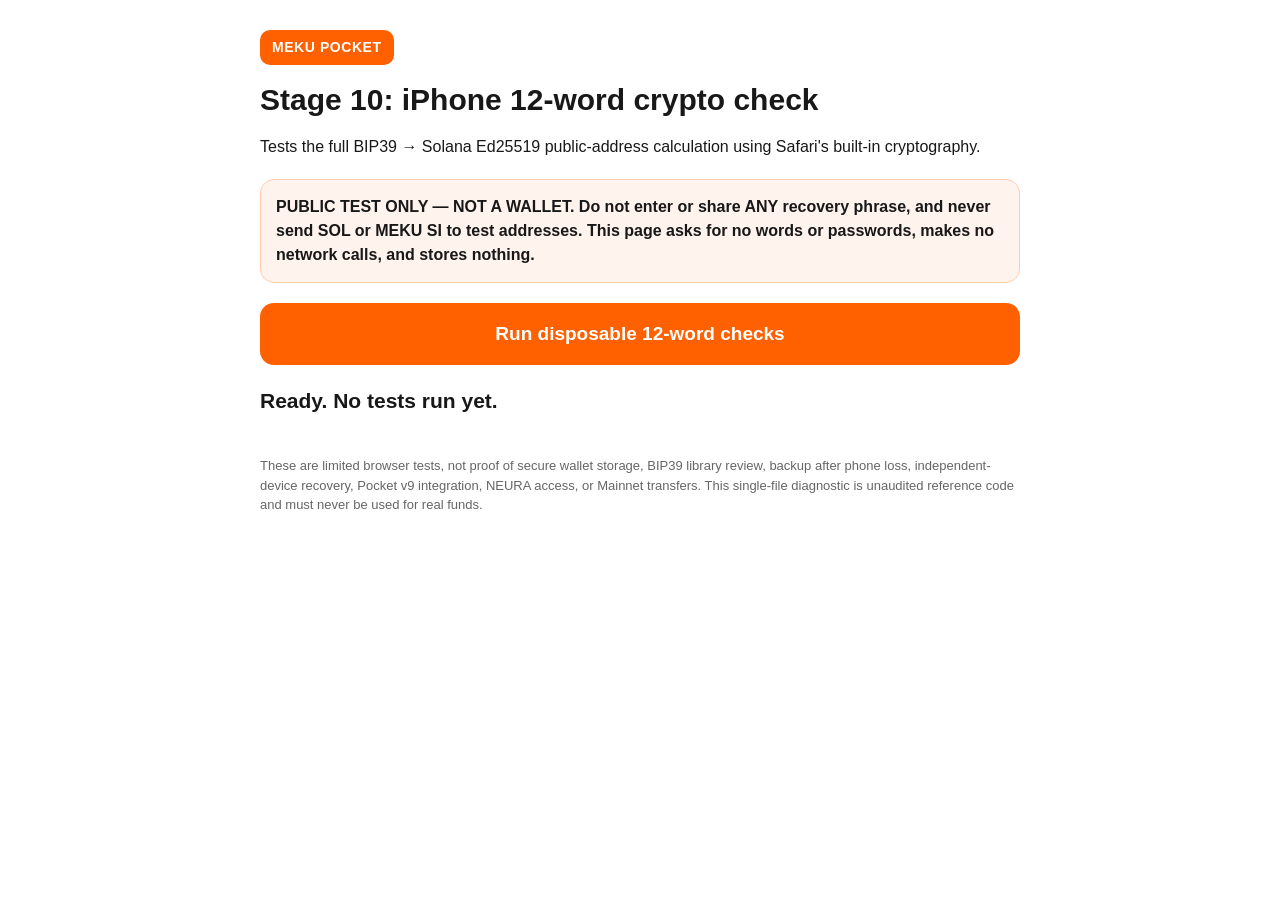
<file: pocket-browser-test/iphone-bip39-slip10-probe.html>
<!doctype html>
<html lang="en"><head><meta charset="utf-8"><meta name="viewport" content="width=device-width,initial-scale=1,viewport-fit=cover" />
<meta http-equiv="Content-Security-Policy" content="default-src 'none'; style-src 'unsafe-inline'; script-src 'unsafe-inline'; connect-src 'none'; img-src 'none'; object-src 'none'; base-uri 'none'; form-action 'none'; frame-src 'none'" />
<title>MEKU Pocket — Stage 10 Disposable BIP39 Safari Test</title>
<style>
:root{color-scheme:light}*{box-sizing:border-box}body{margin:0;background:#fff;color:#181818;font:16px/1.5 -apple-system,BlinkMacSystemFont,Arial,sans-serif;padding:30px 20px 60px;max-width:800px;margin-inline:auto}.brand{display:inline-block;background:#ff6000;color:white;border-radius:10px;padding:7px 12px;font-size:14px;font-weight:800;letter-spacing:.04em}h1{font-size:30px;line-height:1.13;margin:18px 0}p{margin:10px 0 16px}.warning{background:#fff3ed;border:1px solid #ffccae;padding:15px;border-radius:14px;font-weight:600;margin:20px 0}.btn{display:block;width:100%;border:0;border-radius:14px;background:#ff6000;color:white;padding:20px 15px;font-size:19px;font-weight:750;cursor:pointer}.btn:disabled{opacity:.7}.status{margin:20px 0;font-size:21px;font-weight:800}.result{padding:15px 5px;border-bottom:1px solid #ddd;font-weight:700}.pass{color:#286a3d}.fail{color:#a62727}.foot{font-size:13px;color:#666;padding-top:20px}strong{font-weight:800}
</style></head><body>
<div class="brand">MEKU POCKET</div>
<h1>Stage 10: iPhone 12-word crypto check</h1>
<p>Tests the full BIP39 → Solana Ed25519 public-address calculation using Safari's built-in cryptography.</p>
<div class="warning">PUBLIC TEST ONLY — NOT A WALLET. Do not enter or share ANY recovery phrase, and never send SOL or MEKU SI to test addresses. This page asks for no words or passwords, makes no network calls, and stores nothing.</div>
<button class="btn" id="run" type="button">Run disposable 12-word checks</button>
<div class="status" id="status" aria-live="polite">Ready. No tests run yet.</div>
<div id="results" aria-live="polite"></div>
<p class="foot">These are limited browser tests, not proof of secure wallet storage, BIP39 library review, backup after phone loss, independent-device recovery, Pocket v9 integration, NEURA access, or Mainnet transfers. This single-file diagnostic is unaudited reference code and must never be used for real funds.</p>
<script>
/**
 * MEKU POCKET — Stage 10 SAFARI CRYPTO DIAGNOSTIC ONLY.
 * UNREVIEWED BIP39 / SLIP-0010 REFERENCE IMPLEMENTATION.
 * NEVER USE FOR REAL SEEDS, WALLETS, PRIVATE KEYS OR FUNDS.
 * Does not expose a signing method or transaction construction.
 * Tests browser native WebCrypto against published PUBLIC fixture.
 */
const TEST_ONLY_PATH = "m/44'/501'/0'/0'";
const TEST_ONLY_MESSAGE = 'MEKU POCKET STAGE 10 PUBLIC DIAGNOSTIC - NO FUNDS';
const TEST_PKCS8_PREFIX = new Uint8Array([0x30,0x2e,0x02,0x01,0x00,0x30,0x05,0x06,0x03,0x2b,0x65,0x70,0x04,0x22,0x04,0x20]);
const ALPHABET = '123456789ABCDEFGHJKLMNPQRSTUVWXYZabcdefghijkmnopqrstuvwxyz';
const encoder = new TextEncoder();
const toBytes = x => x instanceof Uint8Array ? x : new Uint8Array(x);
function checkWords(words) {
  if(!Array.isArray(words) || words.length !== 2048 || new Set(words).size !== 2048 || words[0] !== 'abandon' || words[2047] !== 'zoo') throw Error('INVALID_BIP39_WORDLIST');
}
function bitsOf(bytes) {return Array.from(bytes, v=>v.toString(2).padStart(8,'0')).join('');}
function concat(...args) {const n=args.reduce((a,b)=>a+b.length,0), out=new Uint8Array(n);let i=0;for(const a of args){out.set(a,i);i+=a.length;}return out;}
async function diagnosticEntropyToWords(entropy,words, cryptoObj=crypto) {
  checkWords(words);
  if(!(entropy instanceof Uint8Array) || entropy.length!==16) throw Error('128_BITS_REQUIRED');
  const hash=toBytes(await cryptoObj.subtle.digest('SHA-256',entropy));
  const bits=bitsOf(entropy)+bitsOf(hash).slice(0,4);
  return Array.from({length:12},(_,i)=>words[parseInt(bits.slice(i*11,i*11+11),2)]).join(' ');
}
async function diagnosticWordsToEntropy(phrase,words, cryptoObj=crypto) {
  checkWords(words);
  if(typeof phrase!=='string'||phrase.length>220||!/^([a-z]+ ){11}[a-z]+$/.test(phrase))throw Error('INVALID_12_WORD_FORMAT');
  const dictionary=new Map(words.map((w,i)=>[w,i]));
  const tokens=phrase.split(' ');
  const indices=tokens.map(w=>dictionary.get(w));
  if(indices.some(i=>i===undefined))throw Error('UNKNOWN_BIP39_WORD');
  const bits=indices.map(i=>i.toString(2).padStart(11,'0')).join('');
  const entropy=new Uint8Array(Array.from({length:16},(_,i)=>parseInt(bits.slice(i*8,i*8+8),2)));
  const hash=toBytes(await cryptoObj.subtle.digest('SHA-256',entropy));
  if(bits.slice(128)!==bitsOf(hash).slice(0,4))throw Error('INVALID_BIP39_CHECKSUM');
  return entropy;
}
async function hmac512(key,data,cryptoObj) {
  const k=await cryptoObj.subtle.importKey('raw',toBytes(key),{name:'HMAC',hash:'SHA-512'},false,['sign']);
  return toBytes(await cryptoObj.subtle.sign('HMAC',k,data));
}
async function derivedSeed(phrase,words,cryptoObj) {
  await diagnosticWordsToEntropy(phrase,words,cryptoObj);
  const k=await cryptoObj.subtle.importKey('raw',encoder.encode(phrase.normalize('NFKD')),'PBKDF2',false,['deriveBits']);
  return toBytes(await cryptoObj.subtle.deriveBits({name:'PBKDF2',hash:'SHA-512',salt:encoder.encode('mnemonic'),iterations:2048},k,512));
}
function base58(bytes) {
  let val=0n; for(const n of bytes)val=val*256n+BigInt(n);
  let s=''; while(val>0n){s=ALPHABET[Number(val%58n)]+s;val/=58n;}
  for(const n of bytes){if(n!==0)break;s='1'+s;}
  return s;
}
function fromB64url(b64) {
  const raw=atob(b64.replace(/-/g,'+').replace(/_/g,'/')+'='.repeat((4-b64.length%4)%4));
  return Uint8Array.from(raw,c=>c.charCodeAt(0));
}
async function diagnosticAddressAndSignature(phrase,words,cryptoObj=crypto,path=TEST_ONLY_PATH) {
  if(path!==TEST_ONLY_PATH)throw Error('UNAPPROVED_TEST_PATH');
  const seed=await derivedSeed(phrase,words,cryptoObj);
  let master=await hmac512(encoder.encode('ed25519 seed'),seed,cryptoObj);
  for(const index of [44,501,0,0]) {
    const number=new Uint8Array(4);new DataView(number.buffer).setUint32(0,index+0x80000000,false);
    master=await hmac512(master.slice(32),concat(new Uint8Array([0]),master.slice(0,32),number),cryptoObj);
  }
  const pkcs8=concat(TEST_PKCS8_PREFIX,master.slice(0,32));
  // Temporary extractable key is ONLY used to derive x (public key) in the diagnostic.
  // In production, this design and its dependency choices require a full external review.
  const key=await cryptoObj.subtle.importKey('pkcs8',pkcs8,{name:'Ed25519'},true,['sign']);
  const jwk=await cryptoObj.subtle.exportKey('jwk',key);
  if(jwk.kty!=='OKP'||jwk.crv!=='Ed25519'||typeof jwk.x!=='string')throw Error('PUBLIC_KEY_EXTRACTION_FAILED');
  const pub=fromB64url(jwk.x);
  if(pub.length!==32)throw Error('INVALID_PUBLIC_KEY_SIZE');
  const verifier=await cryptoObj.subtle.importKey('raw',pub,{name:'Ed25519'},false,['verify']);
  const fixed=encoder.encode(TEST_ONLY_MESSAGE);
  const sig=toBytes(await cryptoObj.subtle.sign('Ed25519',key,fixed));
  const matches=await cryptoObj.subtle.verify('Ed25519',verifier,sig,fixed);
  const changedDenied=!(await cryptoObj.subtle.verify('Ed25519',verifier,sig,encoder.encode(TEST_ONLY_MESSAGE+' changed')));
  // Neither private key nor mnemonic is exposed in the result; test use only.
  if(!matches || !changedDenied || sig.length!==64)throw Error('FIXED_MESSAGE_SIGNATURE_FAILED');
  return Object.freeze({publicAddress:base58(pub),path:TEST_ONLY_PATH,fixedSignatureValid:true,changedMessageDenied:true,testOnly:true,canSpend:false});
}
async function diagnosticRandomRoundTrip(words,cryptoObj=crypto) {
  checkWords(words);
  const entropy=new Uint8Array(16);cryptoObj.getRandomValues(entropy);
  const phrase=await diagnosticEntropyToWords(entropy,words,cryptoObj);
  const entropyBack=await diagnosticWordsToEntropy(phrase,words,cryptoObj);
  if(entropy.some((v,i)=>v!==entropyBack[i]))throw Error('ENTROPY_ROUND_TRIP_FAILED');
  const first=await diagnosticAddressAndSignature(phrase,words,cryptoObj);
  const second=await diagnosticAddressAndSignature(phrase,words,cryptoObj);
  if(first.publicAddress!==second.publicAddress)throw Error('DIAGNOSTIC_RECOVERY_MISMATCH');
  return Object.freeze({addressPreview:first.publicAddress.slice(0,7)+'…'+first.publicAddress.slice(-7),sameAddress:true,validSignature:first.fixedSignatureValid,changedMessageDenied:first.changedMessageDenied,wordsCount:12,testOnly:true,canSpend:false});
}

const WORDLIST_STRING="abandon\nability\nable\nabout\nabove\nabsent\nabsorb\nabstract\nabsurd\nabuse\naccess\naccident\naccount\naccuse\nachieve\nacid\nacoustic\nacquire\nacross\nact\naction\nactor\nactress\nactual\nadapt\nadd\naddict\naddress\nadjust\nadmit\nadult\nadvance\nadvice\naerobic\naffair\nafford\nafraid\nagain\nage\nagent\nagree\nahead\naim\nair\nairport\naisle\nalarm\nalbum\nalcohol\nalert\nalien\nall\nalley\nallow\nalmost\nalone\nalpha\nalready\nalso\nalter\nalways\namateur\namazing\namong\namount\namused\nanalyst\nanchor\nancient\nanger\nangle\nangry\nanimal\nankle\nannounce\nannual\nanother\nanswer\nantenna\nantique\nanxiety\nany\napart\napology\nappear\napple\napprove\napril\narch\narctic\narea\narena\nargue\narm\narmed\narmor\narmy\naround\narrange\narrest\narrive\narrow\nart\nartefact\nartist\nartwork\nask\naspect\nassault\nasset\nassist\nassume\nasthma\nathlete\natom\nattack\nattend\nattitude\nattract\nauction\naudit\naugust\naunt\nauthor\nauto\nautumn\naverage\navocado\navoid\nawake\naware\naway\nawesome\nawful\nawkward\naxis\nbaby\nbachelor\nbacon\nbadge\nbag\nbalance\nbalcony\nball\nbamboo\nbanana\nbanner\nbar\nbarely\nbargain\nbarrel\nbase\nbasic\nbasket\nbattle\nbeach\nbean\nbeauty\nbecause\nbecome\nbeef\nbefore\nbegin\nbehave\nbehind\nbelieve\nbelow\nbelt\nbench\nbenefit\nbest\nbetray\nbetter\nbetween\nbeyond\nbicycle\nbid\nbike\nbind\nbiology\nbird\nbirth\nbitter\nblack\nblade\nblame\nblanket\nblast\nbleak\nbless\nblind\nblood\nblossom\nblouse\nblue\nblur\nblush\nboard\nboat\nbody\nboil\nbomb\nbone\nbonus\nbook\nboost\nborder\nboring\nborrow\nboss\nbottom\nbounce\nbox\nboy\nbracket\nbrain\nbrand\nbrass\nbrave\nbread\nbreeze\nbrick\nbridge\nbrief\nbright\nbring\nbrisk\nbroccoli\nbroken\nbronze\nbroom\nbrother\nbrown\nbrush\nbubble\nbuddy\nbudget\nbuffalo\nbuild\nbulb\nbulk\nbullet\nbundle\nbunker\nburden\nburger\nburst\nbus\nbusiness\nbusy\nbutter\nbuyer\nbuzz\ncabbage\ncabin\ncable\ncactus\ncage\ncake\ncall\ncalm\ncamera\ncamp\ncan\ncanal\ncancel\ncandy\ncannon\ncanoe\ncanvas\ncanyon\ncapable\ncapital\ncaptain\ncar\ncarbon\ncard\ncargo\ncarpet\ncarry\ncart\ncase\ncash\ncasino\ncastle\ncasual\ncat\ncatalog\ncatch\ncategory\ncattle\ncaught\ncause\ncaution\ncave\nceiling\ncelery\ncement\ncensus\ncentury\ncereal\ncertain\nchair\nchalk\nchampion\nchange\nchaos\nchapter\ncharge\nchase\nchat\ncheap\ncheck\ncheese\nchef\ncherry\nchest\nchicken\nchief\nchild\nchimney\nchoice\nchoose\nchronic\nchuckle\nchunk\nchurn\ncigar\ncinnamon\ncircle\ncitizen\ncity\ncivil\nclaim\nclap\nclarify\nclaw\nclay\nclean\nclerk\nclever\nclick\nclient\ncliff\nclimb\nclinic\nclip\nclock\nclog\nclose\ncloth\ncloud\nclown\nclub\nclump\ncluster\nclutch\ncoach\ncoast\ncoconut\ncode\ncoffee\ncoil\ncoin\ncollect\ncolor\ncolumn\ncombine\ncome\ncomfort\ncomic\ncommon\ncompany\nconcert\nconduct\nconfirm\ncongress\nconnect\nconsider\ncontrol\nconvince\ncook\ncool\ncopper\ncopy\ncoral\ncore\ncorn\ncorrect\ncost\ncotton\ncouch\ncountry\ncouple\ncourse\ncousin\ncover\ncoyote\ncrack\ncradle\ncraft\ncram\ncrane\ncrash\ncrater\ncrawl\ncrazy\ncream\ncredit\ncreek\ncrew\ncricket\ncrime\ncrisp\ncritic\ncrop\ncross\ncrouch\ncrowd\ncrucial\ncruel\ncruise\ncrumble\ncrunch\ncrush\ncry\ncrystal\ncube\nculture\ncup\ncupboard\ncurious\ncurrent\ncurtain\ncurve\ncushion\ncustom\ncute\ncycle\ndad\ndamage\ndamp\ndance\ndanger\ndaring\ndash\ndaughter\ndawn\nday\ndeal\ndebate\ndebris\ndecade\ndecember\ndecide\ndecline\ndecorate\ndecrease\ndeer\ndefense\ndefine\ndefy\ndegree\ndelay\ndeliver\ndemand\ndemise\ndenial\ndentist\ndeny\ndepart\ndepend\ndeposit\ndepth\ndeputy\nderive\ndescribe\ndesert\ndesign\ndesk\ndespair\ndestroy\ndetail\ndetect\ndevelop\ndevice\ndevote\ndiagram\ndial\ndiamond\ndiary\ndice\ndiesel\ndiet\ndiffer\ndigital\ndignity\ndilemma\ndinner\ndinosaur\ndirect\ndirt\ndisagree\ndiscover\ndisease\ndish\ndismiss\ndisorder\ndisplay\ndistance\ndivert\ndivide\ndivorce\ndizzy\ndoctor\ndocument\ndog\ndoll\ndolphin\ndomain\ndonate\ndonkey\ndonor\ndoor\ndose\ndouble\ndove\ndraft\ndragon\ndrama\ndrastic\ndraw\ndream\ndress\ndrift\ndrill\ndrink\ndrip\ndrive\ndrop\ndrum\ndry\nduck\ndumb\ndune\nduring\ndust\ndutch\nduty\ndwarf\ndynamic\neager\neagle\nearly\nearn\nearth\neasily\neast\neasy\necho\necology\neconomy\nedge\nedit\neducate\neffort\negg\neight\neither\nelbow\nelder\nelectric\nelegant\nelement\nelephant\nelevator\nelite\nelse\nembark\nembody\nembrace\nemerge\nemotion\nemploy\nempower\nempty\nenable\nenact\nend\nendless\nendorse\nenemy\nenergy\nenforce\nengage\nengine\nenhance\nenjoy\nenlist\nenough\nenrich\nenroll\nensure\nenter\nentire\nentry\nenvelope\nepisode\nequal\nequip\nera\nerase\nerode\nerosion\nerror\nerupt\nescape\nessay\nessence\nestate\neternal\nethics\nevidence\nevil\nevoke\nevolve\nexact\nexample\nexcess\nexchange\nexcite\nexclude\nexcuse\nexecute\nexercise\nexhaust\nexhibit\nexile\nexist\nexit\nexotic\nexpand\nexpect\nexpire\nexplain\nexpose\nexpress\nextend\nextra\neye\neyebrow\nfabric\nface\nfaculty\nfade\nfaint\nfaith\nfall\nfalse\nfame\nfamily\nfamous\nfan\nfancy\nfantasy\nfarm\nfashion\nfat\nfatal\nfather\nfatigue\nfault\nfavorite\nfeature\nfebruary\nfederal\nfee\nfeed\nfeel\nfemale\nfence\nfestival\nfetch\nfever\nfew\nfiber\nfiction\nfield\nfigure\nfile\nfilm\nfilter\nfinal\nfind\nfine\nfinger\nfinish\nfire\nfirm\nfirst\nfiscal\nfish\nfit\nfitness\nfix\nflag\nflame\nflash\nflat\nflavor\nflee\nflight\nflip\nfloat\nflock\nfloor\nflower\nfluid\nflush\nfly\nfoam\nfocus\nfog\nfoil\nfold\nfollow\nfood\nfoot\nforce\nforest\nforget\nfork\nfortune\nforum\nforward\nfossil\nfoster\nfound\nfox\nfragile\nframe\nfrequent\nfresh\nfriend\nfringe\nfrog\nfront\nfrost\nfrown\nfrozen\nfruit\nfuel\nfun\nfunny\nfurnace\nfury\nfuture\ngadget\ngain\ngalaxy\ngallery\ngame\ngap\ngarage\ngarbage\ngarden\ngarlic\ngarment\ngas\ngasp\ngate\ngather\ngauge\ngaze\ngeneral\ngenius\ngenre\ngentle\ngenuine\ngesture\nghost\ngiant\ngift\ngiggle\nginger\ngiraffe\ngirl\ngive\nglad\nglance\nglare\nglass\nglide\nglimpse\nglobe\ngloom\nglory\nglove\nglow\nglue\ngoat\ngoddess\ngold\ngood\ngoose\ngorilla\ngospel\ngossip\ngovern\ngown\ngrab\ngrace\ngrain\ngrant\ngrape\ngrass\ngravity\ngreat\ngreen\ngrid\ngrief\ngrit\ngrocery\ngroup\ngrow\ngrunt\nguard\nguess\nguide\nguilt\nguitar\ngun\ngym\nhabit\nhair\nhalf\nhammer\nhamster\nhand\nhappy\nharbor\nhard\nharsh\nharvest\nhat\nhave\nhawk\nhazard\nhead\nhealth\nheart\nheavy\nhedgehog\nheight\nhello\nhelmet\nhelp\nhen\nhero\nhidden\nhigh\nhill\nhint\nhip\nhire\nhistory\nhobby\nhockey\nhold\nhole\nholiday\nhollow\nhome\nhoney\nhood\nhope\nhorn\nhorror\nhorse\nhospital\nhost\nhotel\nhour\nhover\nhub\nhuge\nhuman\nhumble\nhumor\nhundred\nhungry\nhunt\nhurdle\nhurry\nhurt\nhusband\nhybrid\nice\nicon\nidea\nidentify\nidle\nignore\nill\nillegal\nillness\nimage\nimitate\nimmense\nimmune\nimpact\nimpose\nimprove\nimpulse\ninch\ninclude\nincome\nincrease\nindex\nindicate\nindoor\nindustry\ninfant\ninflict\ninform\ninhale\ninherit\ninitial\ninject\ninjury\ninmate\ninner\ninnocent\ninput\ninquiry\ninsane\ninsect\ninside\ninspire\ninstall\nintact\ninterest\ninto\ninvest\ninvite\ninvolve\niron\nisland\nisolate\nissue\nitem\nivory\njacket\njaguar\njar\njazz\njealous\njeans\njelly\njewel\njob\njoin\njoke\njourney\njoy\njudge\njuice\njump\njungle\njunior\njunk\njust\nkangaroo\nkeen\nkeep\nketchup\nkey\nkick\nkid\nkidney\nkind\nkingdom\nkiss\nkit\nkitchen\nkite\nkitten\nkiwi\nknee\nknife\nknock\nknow\nlab\nlabel\nlabor\nladder\nlady\nlake\nlamp\nlanguage\nlaptop\nlarge\nlater\nlatin\nlaugh\nlaundry\nlava\nlaw\nlawn\nlawsuit\nlayer\nlazy\nleader\nleaf\nlearn\nleave\nlecture\nleft\nleg\nlegal\nlegend\nleisure\nlemon\nlend\nlength\nlens\nleopard\nlesson\nletter\nlevel\nliar\nliberty\nlibrary\nlicense\nlife\nlift\nlight\nlike\nlimb\nlimit\nlink\nlion\nliquid\nlist\nlittle\nlive\nlizard\nload\nloan\nlobster\nlocal\nlock\nlogic\nlonely\nlong\nloop\nlottery\nloud\nlounge\nlove\nloyal\nlucky\nluggage\nlumber\nlunar\nlunch\nluxury\nlyrics\nmachine\nmad\nmagic\nmagnet\nmaid\nmail\nmain\nmajor\nmake\nmammal\nman\nmanage\nmandate\nmango\nmansion\nmanual\nmaple\nmarble\nmarch\nmargin\nmarine\nmarket\nmarriage\nmask\nmass\nmaster\nmatch\nmaterial\nmath\nmatrix\nmatter\nmaximum\nmaze\nmeadow\nmean\nmeasure\nmeat\nmechanic\nmedal\nmedia\nmelody\nmelt\nmember\nmemory\nmention\nmenu\nmercy\nmerge\nmerit\nmerry\nmesh\nmessage\nmetal\nmethod\nmiddle\nmidnight\nmilk\nmillion\nmimic\nmind\nminimum\nminor\nminute\nmiracle\nmirror\nmisery\nmiss\nmistake\nmix\nmixed\nmixture\nmobile\nmodel\nmodify\nmom\nmoment\nmonitor\nmonkey\nmonster\nmonth\nmoon\nmoral\nmore\nmorning\nmosquito\nmother\nmotion\nmotor\nmountain\nmouse\nmove\nmovie\nmuch\nmuffin\nmule\nmultiply\nmuscle\nmuseum\nmushroom\nmusic\nmust\nmutual\nmyself\nmystery\nmyth\nnaive\nname\nnapkin\nnarrow\nnasty\nnation\nnature\nnear\nneck\nneed\nnegative\nneglect\nneither\nnephew\nnerve\nnest\nnet\nnetwork\nneutral\nnever\nnews\nnext\nnice\nnight\nnoble\nnoise\nnominee\nnoodle\nnormal\nnorth\nnose\nnotable\nnote\nnothing\nnotice\nnovel\nnow\nnuclear\nnumber\nnurse\nnut\noak\nobey\nobject\noblige\nobscure\nobserve\nobtain\nobvious\noccur\nocean\noctober\nodor\noff\noffer\noffice\noften\noil\nokay\nold\nolive\nolympic\nomit\nonce\none\nonion\nonline\nonly\nopen\nopera\nopinion\noppose\noption\norange\norbit\norchard\norder\nordinary\norgan\norient\noriginal\norphan\nostrich\nother\noutdoor\nouter\noutput\noutside\noval\noven\nover\nown\nowner\noxygen\noyster\nozone\npact\npaddle\npage\npair\npalace\npalm\npanda\npanel\npanic\npanther\npaper\nparade\nparent\npark\nparrot\nparty\npass\npatch\npath\npatient\npatrol\npattern\npause\npave\npayment\npeace\npeanut\npear\npeasant\npelican\npen\npenalty\npencil\npeople\npepper\nperfect\npermit\nperson\npet\nphone\nphoto\nphrase\nphysical\npiano\npicnic\npicture\npiece\npig\npigeon\npill\npilot\npink\npioneer\npipe\npistol\npitch\npizza\nplace\nplanet\nplastic\nplate\nplay\nplease\npledge\npluck\nplug\nplunge\npoem\npoet\npoint\npolar\npole\npolice\npond\npony\npool\npopular\nportion\nposition\npossible\npost\npotato\npottery\npoverty\npowder\npower\npractice\npraise\npredict\nprefer\nprepare\npresent\npretty\nprevent\nprice\npride\nprimary\nprint\npriority\nprison\nprivate\nprize\nproblem\nprocess\nproduce\nprofit\nprogram\nproject\npromote\nproof\nproperty\nprosper\nprotect\nproud\nprovide\npublic\npudding\npull\npulp\npulse\npumpkin\npunch\npupil\npuppy\npurchase\npurity\npurpose\npurse\npush\nput\npuzzle\npyramid\nquality\nquantum\nquarter\nquestion\nquick\nquit\nquiz\nquote\nrabbit\nraccoon\nrace\nrack\nradar\nradio\nrail\nrain\nraise\nrally\nramp\nranch\nrandom\nrange\nrapid\nrare\nrate\nrather\nraven\nraw\nrazor\nready\nreal\nreason\nrebel\nrebuild\nrecall\nreceive\nrecipe\nrecord\nrecycle\nreduce\nreflect\nreform\nrefuse\nregion\nregret\nregular\nreject\nrelax\nrelease\nrelief\nrely\nremain\nremember\nremind\nremove\nrender\nrenew\nrent\nreopen\nrepair\nrepeat\nreplace\nreport\nrequire\nrescue\nresemble\nresist\nresource\nresponse\nresult\nretire\nretreat\nreturn\nreunion\nreveal\nreview\nreward\nrhythm\nrib\nribbon\nrice\nrich\nride\nridge\nrifle\nright\nrigid\nring\nriot\nripple\nrisk\nritual\nrival\nriver\nroad\nroast\nrobot\nrobust\nrocket\nromance\nroof\nrookie\nroom\nrose\nrotate\nrough\nround\nroute\nroyal\nrubber\nrude\nrug\nrule\nrun\nrunway\nrural\nsad\nsaddle\nsadness\nsafe\nsail\nsalad\nsalmon\nsalon\nsalt\nsalute\nsame\nsample\nsand\nsatisfy\nsatoshi\nsauce\nsausage\nsave\nsay\nscale\nscan\nscare\nscatter\nscene\nscheme\nschool\nscience\nscissors\nscorpion\nscout\nscrap\nscreen\nscript\nscrub\nsea\nsearch\nseason\nseat\nsecond\nsecret\nsection\nsecurity\nseed\nseek\nsegment\nselect\nsell\nseminar\nsenior\nsense\nsentence\nseries\nservice\nsession\nsettle\nsetup\nseven\nshadow\nshaft\nshallow\nshare\nshed\nshell\nsheriff\nshield\nshift\nshine\nship\nshiver\nshock\nshoe\nshoot\nshop\nshort\nshoulder\nshove\nshrimp\nshrug\nshuffle\nshy\nsibling\nsick\nside\nsiege\nsight\nsign\nsilent\nsilk\nsilly\nsilver\nsimilar\nsimple\nsince\nsing\nsiren\nsister\nsituate\nsix\nsize\nskate\nsketch\nski\nskill\nskin\nskirt\nskull\nslab\nslam\nsleep\nslender\nslice\nslide\nslight\nslim\nslogan\nslot\nslow\nslush\nsmall\nsmart\nsmile\nsmoke\nsmooth\nsnack\nsnake\nsnap\nsniff\nsnow\nsoap\nsoccer\nsocial\nsock\nsoda\nsoft\nsolar\nsoldier\nsolid\nsolution\nsolve\nsomeone\nsong\nsoon\nsorry\nsort\nsoul\nsound\nsoup\nsource\nsouth\nspace\nspare\nspatial\nspawn\nspeak\nspecial\nspeed\nspell\nspend\nsphere\nspice\nspider\nspike\nspin\nspirit\nsplit\nspoil\nsponsor\nspoon\nsport\nspot\nspray\nspread\nspring\nspy\nsquare\nsqueeze\nsquirrel\nstable\nstadium\nstaff\nstage\nstairs\nstamp\nstand\nstart\nstate\nstay\nsteak\nsteel\nstem\nstep\nstereo\nstick\nstill\nsting\nstock\nstomach\nstone\nstool\nstory\nstove\nstrategy\nstreet\nstrike\nstrong\nstruggle\nstudent\nstuff\nstumble\nstyle\nsubject\nsubmit\nsubway\nsuccess\nsuch\nsudden\nsuffer\nsugar\nsuggest\nsuit\nsummer\nsun\nsunny\nsunset\nsuper\nsupply\nsupreme\nsure\nsurface\nsurge\nsurprise\nsurround\nsurvey\nsuspect\nsustain\nswallow\nswamp\nswap\nswarm\nswear\nsweet\nswift\nswim\nswing\nswitch\nsword\nsymbol\nsymptom\nsyrup\nsystem\ntable\ntackle\ntag\ntail\ntalent\ntalk\ntank\ntape\ntarget\ntask\ntaste\ntattoo\ntaxi\nteach\nteam\ntell\nten\ntenant\ntennis\ntent\nterm\ntest\ntext\nthank\nthat\ntheme\nthen\ntheory\nthere\nthey\nthing\nthis\nthought\nthree\nthrive\nthrow\nthumb\nthunder\nticket\ntide\ntiger\ntilt\ntimber\ntime\ntiny\ntip\ntired\ntissue\ntitle\ntoast\ntobacco\ntoday\ntoddler\ntoe\ntogether\ntoilet\ntoken\ntomato\ntomorrow\ntone\ntongue\ntonight\ntool\ntooth\ntop\ntopic\ntopple\ntorch\ntornado\ntortoise\ntoss\ntotal\ntourist\ntoward\ntower\ntown\ntoy\ntrack\ntrade\ntraffic\ntragic\ntrain\ntransfer\ntrap\ntrash\ntravel\ntray\ntreat\ntree\ntrend\ntrial\ntribe\ntrick\ntrigger\ntrim\ntrip\ntrophy\ntrouble\ntruck\ntrue\ntruly\ntrumpet\ntrust\ntruth\ntry\ntube\ntuition\ntumble\ntuna\ntunnel\nturkey\nturn\nturtle\ntwelve\ntwenty\ntwice\ntwin\ntwist\ntwo\ntype\ntypical\nugly\numbrella\nunable\nunaware\nuncle\nuncover\nunder\nundo\nunfair\nunfold\nunhappy\nuniform\nunique\nunit\nuniverse\nunknown\nunlock\nuntil\nunusual\nunveil\nupdate\nupgrade\nuphold\nupon\nupper\nupset\nurban\nurge\nusage\nuse\nused\nuseful\nuseless\nusual\nutility\nvacant\nvacuum\nvague\nvalid\nvalley\nvalve\nvan\nvanish\nvapor\nvarious\nvast\nvault\nvehicle\nvelvet\nvendor\nventure\nvenue\nverb\nverify\nversion\nvery\nvessel\nveteran\nviable\nvibrant\nvicious\nvictory\nvideo\nview\nvillage\nvintage\nviolin\nvirtual\nvirus\nvisa\nvisit\nvisual\nvital\nvivid\nvocal\nvoice\nvoid\nvolcano\nvolume\nvote\nvoyage\nwage\nwagon\nwait\nwalk\nwall\nwalnut\nwant\nwarfare\nwarm\nwarrior\nwash\nwasp\nwaste\nwater\nwave\nway\nwealth\nweapon\nwear\nweasel\nweather\nweb\nwedding\nweekend\nweird\nwelcome\nwest\nwet\nwhale\nwhat\nwheat\nwheel\nwhen\nwhere\nwhip\nwhisper\nwide\nwidth\nwife\nwild\nwill\nwin\nwindow\nwine\nwing\nwink\nwinner\nwinter\nwire\nwisdom\nwise\nwish\nwitness\nwolf\nwoman\nwonder\nwood\nwool\nword\nwork\nworld\nworry\nworth\nwrap\nwreck\nwrestle\nwrist\nwrite\nwrong\nyard\nyear\nyellow\nyou\nyoung\nyouth\nzebra\nzero\nzone\nzoo";

const WORDS=WORDLIST_STRING.split('\n');
const q=id=>document.getElementById(id);
function result(text,pass){const el=document.createElement('div');el.className='result '+(pass?'pass':'fail');el.textContent=(pass?'PASS — ':'FAIL — ')+text;q('results').appendChild(el)}
async function run(){
 q('run').disabled=true;q('results').replaceChildren();q('status').textContent='Checking disposable test data…';
 let passed=0;
 async function check(label,fn){try{if(!(await fn()))throw Error('unexpected result');result(label,true);passed++}catch(e){result(label+': '+String(e.message||e),false)}}
 await check('Safari HTTPS and WebCrypto ready',async()=>location.protocol==='https:'&&isSecureContext&&!!crypto?.subtle);
 await check('Official 2,048-word test dictionary',async()=>WORDS.length===2048&&new Set(WORDS).size===2048&&WORDS[0]==='abandon'&&WORDS[2047]==='zoo');
 const known=Array(11).fill('abandon').concat('about').join(' ');
 await check('Published 12-word fixture passes full BIP39 checksum',async()=>{const bytes=await diagnosticWordsToEntropy(known,WORDS);return bytes.length===16&&bytes.every(v=>v===0)});
 await check('Correct published Solana public address and Ed25519 signature',async()=>{const r=await diagnosticAddressAndSignature(known,WORDS);return r.publicAddress==='HAgk14JpMQLgt6rVgv7cBQFJWFto5Dqxi472uT3DKpqk'&&r.fixedSignatureValid&&r.changedMessageDenied});
 await check('Random disposable 12 words derive same address twice',async()=>{const r=await diagnosticRandomRoundTrip(WORDS);return r.sameAddress&&r.wordsCount===12&&r.canSpend===false&&r.validSignature&&r.changedMessageDenied});
 await check('Invalid checksum and unknown words rejected',async()=>{let bad=0;for(const str of [Array(12).fill('abandon').join(' '),known.replace('about','notaword')])try{await diagnosticWordsToEntropy(str,WORDS)}catch{bad++}return bad===2});
 await check('Wrong account path rejected',async()=>{try{await diagnosticAddressAndSignature(known,WORDS,crypto,"m/44'/501'/1'/0'");return false}catch(e){return e.message==='UNAPPROVED_TEST_PATH'}});
 q('status').textContent=passed===7?'ALL 7 BROWSER CHECKS PASSED. No wallet was created. Send screenshot.':`${passed}/7 PASSED — send a screenshot of failures.`;
 q('run').disabled=false;
}
q('run').addEventListener('click',run);
</script></body></html>
</file>
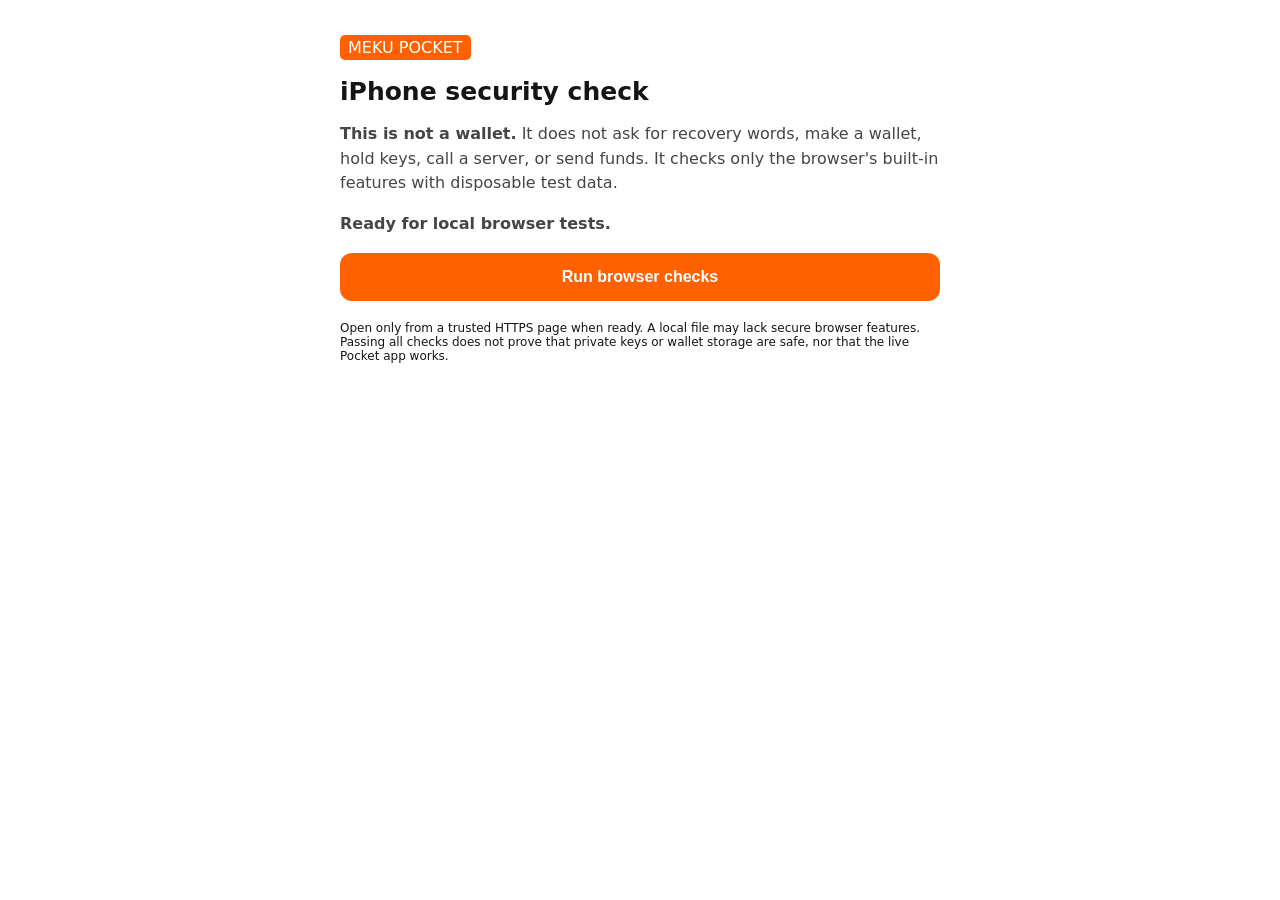
<file: pocket-browser-test/iphone-crypto-probe.html>
<!doctype html>
<html lang="en">
<head>
<meta charset="utf-8"><meta name="viewport" content="width=device-width, initial-scale=1, viewport-fit=cover">
<meta http-equiv="Content-Security-Policy" content="default-src 'none'; connect-src 'none'; img-src 'none'; object-src 'none'; form-action 'none'; base-uri 'none'; style-src 'unsafe-inline'; script-src 'unsafe-inline'">
<title>MEKU Pocket — iPhone browser crypto probe (no real wallet)</title>
<style>
:root{color-scheme:light;font-family:system-ui,-apple-system,sans-serif;color:#151515;background:#fff}
body{margin:0;padding:max(env(safe-area-inset-top),20px) 20px max(env(safe-area-inset-bottom),20px);max-width:600px;margin:auto}
h1{font-size:25px;margin:0 0 5px}h2{font-size:17px}p{line-height:1.55;color:#454545}
mark{background:#ff6000;color:#fff;padding:3px 8px;border-radius:5px}
button{background:#ff6000;color:#fff;border:0;border-radius:12px;padding:15px 20px;font-weight:700;font-size:16px;width:100%;min-height:48px}
button:disabled{opacity:.5}.result{padding:12px 0;border-bottom:1px solid #ddd;font-size:14px;overflow-wrap:anywhere}.pass{color:#126339}.fail{color:#a10e0e}
small{color:#636363}footer{font-size:12px;margin-top:20px}#status{font-weight:600}
</style>
</head>
<body>
<header><p><mark>MEKU POCKET</mark></p><h1>iPhone security check</h1></header>
<p><strong>This is not a wallet.</strong> It does not ask for recovery words, make a wallet, hold keys, call a server, or send funds. It checks only the browser's built-in features with disposable test data.</p>
<p id="status">Ready for local browser tests.</p><button type="button" id="run">Run browser checks</button>
<div id="results" aria-live="polite"></div>
<footer>Open only from a trusted HTTPS page when ready. A local file may lack secure browser features. Passing all checks does not prove that private keys or wallet storage are safe, nor that the live Pocket app works.</footer>
<script>
'use strict';
// STAGE 5 offline-only; no network APIs and no access to mnemonic/private keys.
const results=document.getElementById('results');const status=document.getElementById('status');const button=document.getElementById('run');
const encoder=new TextEncoder();
function add(name,ok,detail){const d=document.createElement('div');d.className='result '+(ok?'pass':'fail');d.textContent=(ok?'PASS: ':'FAIL: ')+name+(detail?' — '+detail:'');results.append(d);}
async function test(name,work){try{await work();add(name,true);}catch(e){add(name,false,(e&&e.name)||'not available');}}
function requireOk(ok){if(!ok)throw Error('FAIL');}
async function testStorage(){
  requireOk(typeof indexedDB!=='undefined');
  const id='meku-pocket-ephemeral-browser-probe';
  await new Promise((resolve,reject)=>{
    const req=indexedDB.open(id,1);
    req.onupgradeneeded=()=>{req.result.createObjectStore('probe');};
    req.onerror=()=>reject(req.error);
    req.onsuccess=()=>{
      const db=req.result;
      try{
        const tx=db.transaction('probe','readwrite');tx.objectStore('probe').put('test-only','check');
        tx.oncomplete=()=>{db.close();resolve();};
        tx.onerror=()=>{db.close();reject(tx.error);};
        tx.onabort=()=>{db.close();reject(tx.error||Error('ABORT'));};
      }catch(e){db.close();reject(e);}
    };
  });
  await new Promise((resolve,reject)=>{const req=indexedDB.deleteDatabase(id);req.onsuccess=()=>resolve();req.onerror=()=>reject(req.error);req.onblocked=()=>reject(Error('BLOCKED'));});
}
async function run(){
  button.disabled=true;results.replaceChildren();status.textContent='Running local browser checks...';
  await test('HTTPS secure context',async()=>requireOk(location.protocol==='https:' && isSecureContext));
  await test('secure random bytes',async()=>{const b=new Uint8Array(32);crypto.getRandomValues(b);requireOk(b.some(x=>x!==0));b.fill(0);});
  await test('AES-GCM encrypt/decrypt',async()=>{
    const key=await crypto.subtle.generateKey({name:'AES-GCM',length:256},false,['encrypt','decrypt']);
    const iv=crypto.getRandomValues(new Uint8Array(12));const plain=encoder.encode('MEKU test only');
    const ct=await crypto.subtle.encrypt({name:'AES-GCM',iv},key,plain);const out=await crypto.subtle.decrypt({name:'AES-GCM',iv},key,ct);
    requireOk(new TextDecoder().decode(out)==='MEKU test only');plain.fill(0);
  });
  await test('PBKDF2 support',async()=>{
    const k=await crypto.subtle.importKey('raw',encoder.encode('test-password'),'PBKDF2',false,['deriveBits']);
    const bits=await crypto.subtle.deriveBits({name:'PBKDF2',hash:'SHA-256',salt:encoder.encode('probe-salt-not-a-wallet'),iterations:1000},k,256);
    requireOk(bits.byteLength===32);
  });
  await test('Ed25519 sign and verify',async()=>{
    const pair=await crypto.subtle.generateKey('Ed25519',false,['sign','verify']);
    const msg=encoder.encode('MEKU TEST ONLY');const sig=await crypto.subtle.sign('Ed25519',pair.privateKey,msg);
    requireOk(sig.byteLength===64 && await crypto.subtle.verify('Ed25519',pair.publicKey,sig,msg));
    requireOk(!(await crypto.subtle.verify('Ed25519',pair.publicKey,sig,encoder.encode('wrong'))));
  });
  await test('IndexedDB temporary write and delete',testStorage);
  status.textContent='Checks finished. No wallet was created.';button.disabled=false;
}
button.addEventListener('click',run);
</script>
</body>
</html>
</file>
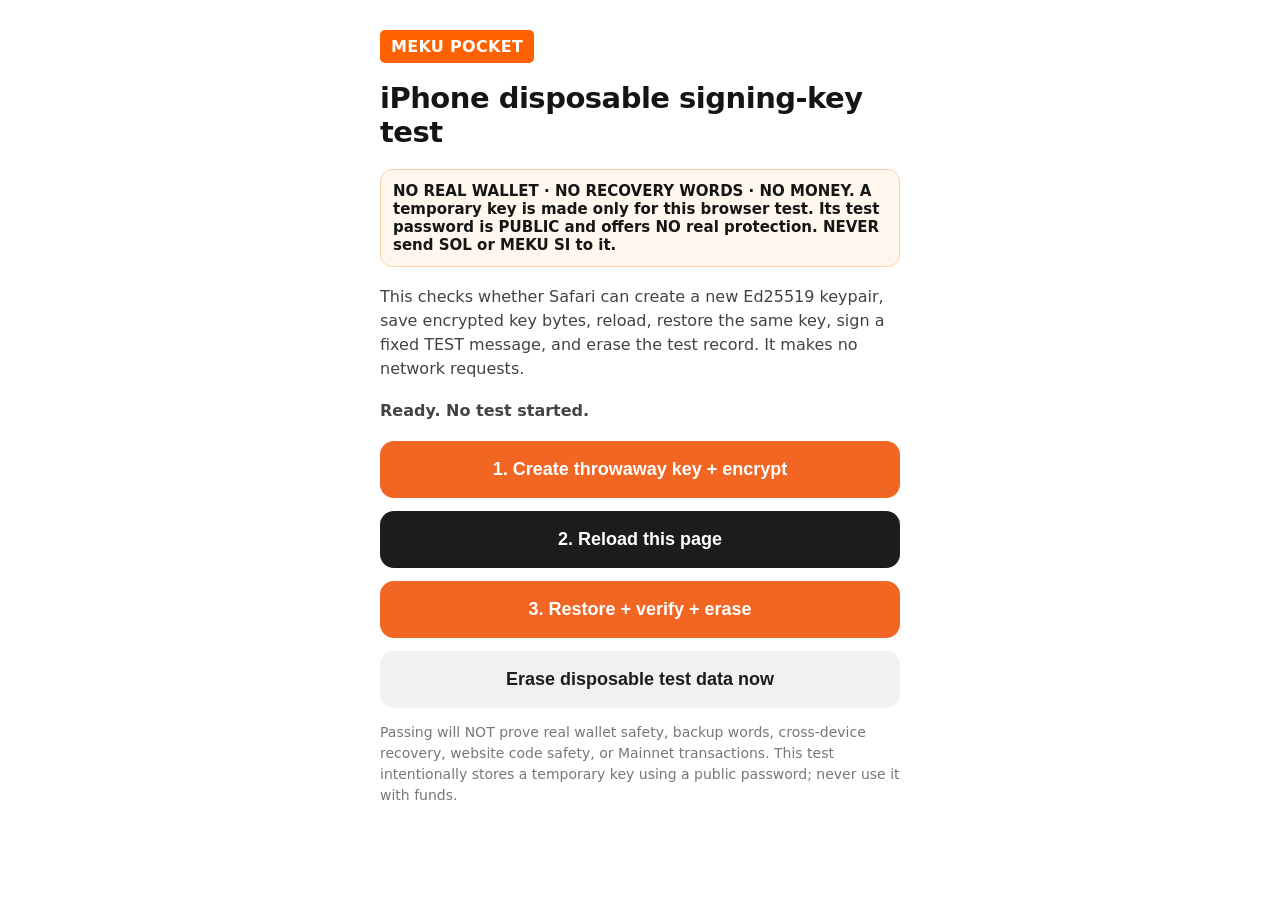
<file: pocket-browser-test/iphone-disposable-key-vault-probe.html>
<!doctype html><html lang="en"><head><meta charset="utf-8"/><meta name="viewport" content="width=device-width,initial-scale=1,viewport-fit=cover"/>
<meta http-equiv="Content-Security-Policy" content="default-src 'none'; script-src 'unsafe-inline'; style-src 'unsafe-inline'; connect-src 'none'; img-src 'none'; frame-src 'none'; object-src 'none'; base-uri 'none'; form-action 'none'"/>
<title>MEKU Pocket — Stage 8 Disposable Signing Key Test</title>
<style>:root{font-family:-apple-system,BlinkMacSystemFont,system-ui,sans-serif;color:#151515;background:#fff}body{padding:30px 18px 80px;margin:auto;max-width:520px}h1{font-size:29px;letter-spacing:-.5px;line-height:1.15}p{line-height:1.5;color:#434343}.logo{background:#ff6000;color:white;padding:7px 11px;border-radius:5px;display:inline-block;font-weight:800;letter-spacing:.3px} .alert{background:#fff6ed;border:1px solid #ffd1a9;padding:12px;border-radius:12px;margin:18px 0;font-weight:650;font-size:15px}.btn{width:100%;display:block;background:#f26624;color:white;font-weight:750;font-size:18px;border:0;border-radius:14px;padding:18px 14px;margin:13px 0;text-align:center}.btn.dark{background:#1c1c1c}.btn.light{background:#f1f1f1;color:#1c1c1c}.btn:disabled{opacity:.5}#status{font-weight:750;margin:18px 0;line-height:1.5}#lines>div{border-bottom:1px solid #dedede;padding:12px 0;color:#246339;line-height:1.35;font-weight:600}.muted{color:#777;font-size:14px}.address{font-weight:700;letter-spacing:.5px;font-size:17px}button{cursor:pointer}</style></head><body>
<span class="logo">MEKU POCKET</span><h1>iPhone disposable signing-key test</h1>
<div class="alert">NO REAL WALLET · NO RECOVERY WORDS · NO MONEY. A temporary key is made only for this browser test. Its test password is PUBLIC and offers NO real protection. NEVER send SOL or MEKU SI to it.</div>
<p>This checks whether Safari can create a new Ed25519 keypair, save encrypted key bytes, reload, restore the same key, sign a fixed TEST message, and erase the test record. It makes no network requests.</p>
<p id="status">Ready. No test started.</p><p class="address" id="address"></p>
<button class="btn" id="start">1. Create throwaway key + encrypt</button>
<button class="btn dark" id="reload">2. Reload this page</button>
<button class="btn" id="verify">3. Restore + verify + erase</button>
<button class="btn light" id="erase">Erase disposable test data now</button>
<div id="lines" role="status" aria-live="polite"></div>
<p class="muted">Passing will NOT prove real wallet safety, backup words, cross-device recovery, website code safety, or Mainnet transactions. This test intentionally stores a temporary key using a public password; never use it with funds.</p>
<script>
/* exact inlined disposable crypto test module */
/**
 * MEKU Pocket Stage 8: THROWAWAY Ed25519 browser vault diagnostics ONLY.
 * NO BIP39, no Solana message/transaction signing, no use with real funds.
 * This module deliberately signs ONLY one fixed diagnostics string.
 * A public, hard-coded password is used exclusively for the disposable probe;
 * it provides ZERO confidentiality against anyone with page source access.
 * Actual wallet release requires reviewed wallet libraries, real password UX,
 * a secure origin/code audit, 12-word backup and independent device recovery.
 */
const DISPOSABLE_STAGE8_CONTEXT = 'MEKU_POCKET_PUBLIC_DISPOSABLE_ED25519_V1_NO_FUNDS';
const DISPOSABLE_STAGE8_PASSWORD = 'MEKU-STAGE8-PUBLIC-PASSWORD-NOT-SECURE-NOT-A-WALLET';
const DISPOSABLE_STAGE8_ITERATIONS = 600_000;
const DISPOSABLE_STAGE8_PROBE = 'MEKU_POCKET_STAGE8_TEST_SIGNATURE_ONLY_NEVER_A_SOLANA_TRANSACTION';
const alphabet='123456789ABCDEFGHJKLMNPQRSTUVWXYZabcdefghijkmnopqrstuvwxyz';
const enc=new TextEncoder();
const isPlain=o=>o!==null&&typeof o==='object'&&Object.getPrototypeOf(o)===Object.prototype;
const keys=(o,k)=>isPlain(o)&&Object.keys(o).sort().join(',')===k.slice().sort().join(',');
function fail(code){throw new Error(code)}
function cryptoRequired(c){if(!c?.subtle||typeof c.getRandomValues!=='function')fail('WEB_CRYPTO_REQUIRED');return c}
function encode58(bytes){if(!(bytes instanceof Uint8Array)||bytes.length!==32)fail('PUBKEY_INVALID');let n=0n;for(const b of bytes)n=n*256n+BigInt(b);let s='';while(n>0n){s=alphabet[Number(n%58n)]+s;n/=58n}for(const b of bytes){if(b!==0)break;s='1'+s}return s}
function b64(x){let b='';for(const c of x)b+=String.fromCharCode(c);return btoa(b).replace(/\+/g,'-').replace(/\//g,'_').replace(/=+$/,'')}
function unb64(s,exactLen){if(typeof s!=='string'||s.length>2000||!/^[-_a-zA-Z0-9]+$/.test(s))fail('RECORD_INVALID');let raw;try{raw=atob(s.replace(/-/g,'+').replace(/_/g,'/')+'='.repeat((4-s.length%4)%4))}catch{fail('RECORD_INVALID')};const a=Uint8Array.from(raw,x=>x.charCodeAt(0));if((exactLen!=null&&a.length!==exactLen)||b64(a)!==s)fail('RECORD_INVALID');return a}
function validateRecord(rec){
 if(!keys(rec,['v','purpose','address','publicRaw','salt','iv','encryptedPkcs8'])||rec.v!==1||rec.purpose!==DISPOSABLE_STAGE8_CONTEXT)fail('RECORD_INVALID');
 const pub=unb64(rec.publicRaw,32),salt=unb64(rec.salt,16),iv=unb64(rec.iv,12),ct=unb64(rec.encryptedPkcs8);
 if(ct.length<60||ct.length>500||rec.address!==encode58(pub))fail('RECORD_INVALID');
 return {pub,salt,iv,ct};
}
async function passwordKey(c,password,salt){
 if(typeof password!=='string'||password.length<14||password.length>256)fail('PASSWORD_INVALID');
 const raw=enc.encode(password);
 const input=await c.subtle.importKey('raw',raw,'PBKDF2',false,['deriveKey']);raw.fill(0);
 return c.subtle.deriveKey({name:'PBKDF2',salt,hash:'SHA-256',iterations:DISPOSABLE_STAGE8_ITERATIONS},input,{name:'AES-GCM',length:256},false,['encrypt','decrypt']);
}
function aad(address,publicRaw){return enc.encode(`${DISPOSABLE_STAGE8_CONTEXT}\n${address}\n${publicRaw}`)}
/** Generate a real but disposable browser Ed25519 keypair, encrypted at rest. */
async function createDisposableEd25519Record(c=globalThis.crypto,password=DISPOSABLE_STAGE8_PASSWORD){
 cryptoRequired(c);
 const pair=await c.subtle.generateKey({name:'Ed25519'},true,['sign','verify']);
 const pub=new Uint8Array(await c.subtle.exportKey('raw',pair.publicKey));
 const address=encode58(pub),publicRaw=b64(pub);
 const pkcs8=new Uint8Array(await c.subtle.exportKey('pkcs8',pair.privateKey));
 const salt=c.getRandomValues(new Uint8Array(16)),iv=c.getRandomValues(new Uint8Array(12));
 try{
   const key=await passwordKey(c,password,salt);
   const ct=new Uint8Array(await c.subtle.encrypt({name:'AES-GCM',iv,additionalData:aad(address,publicRaw),tagLength:128},key,pkcs8));
   const record={v:1,purpose:DISPOSABLE_STAGE8_CONTEXT,address,publicRaw,salt:b64(salt),iv:b64(iv),encryptedPkcs8:b64(ct)};
   validateRecord(record);
   return Object.freeze({record:Object.freeze(record),address,previewAddress:`${address.slice(0,7)}…${address.slice(-7)}`,testOnly:true});
 }finally{pkcs8.fill(0)}
}
/** Restores the disposable signing capability, restricted to a fixed probe. */
async function restoreDisposableEd25519Record(rec,c=globalThis.crypto,password=DISPOSABLE_STAGE8_PASSWORD){
 cryptoRequired(c);
 const {pub,salt,iv,ct}=validateRecord(rec);
 const key=await passwordKey(c,password,salt);
 let clear;
 try{clear=new Uint8Array(await c.subtle.decrypt({name:'AES-GCM',iv,additionalData:aad(rec.address,rec.publicRaw),tagLength:128},key,ct))}
 catch{fail('DECRYPTION_REJECTED')}
 let privateKey;
 try{privateKey=await c.subtle.importKey('pkcs8',clear,{name:'Ed25519'},false,['sign'])}
 catch{fail('KEY_IMPORT_REJECTED')}
 finally{clear.fill(0)}
 let locked=false;
 async function testSignature(){
   if(locked)fail('LOCKED');
   const msg=enc.encode(DISPOSABLE_STAGE8_PROBE);
   const sig=new Uint8Array(await c.subtle.sign({name:'Ed25519'},privateKey,msg));
   const publicKey=await c.subtle.importKey('raw',pub,{name:'Ed25519'},false,['verify']);
   const correct=await c.subtle.verify({name:'Ed25519'},publicKey,sig,msg);
   const altered=await c.subtle.verify({name:'Ed25519'},publicKey,sig,enc.encode(DISPOSABLE_STAGE8_PROBE+'-TAMPERED'));
   if(!correct||altered||sig.length!==64)fail('SIGNER_ADDRESS_MISMATCH');
   return Object.freeze({valid:true,tamperDenied:true,address:rec.address,testOnly:true});
 }
 // No arbitrary sign(message) method; cannot be used as a Solana wallet API.
 return Object.freeze({address:rec.address,testOnly:true,testSignature,lock(){locked=true}});
}
function isDisposableStage8Record(rec){try{validateRecord(rec);return true}catch{return false}}

/* standalone Safari test runner */
const DB='meku-pocket-stage8-throwaway-20261103-v1',STORE='disposable',RUN='MEKU_STAGE8_RELOAD_REQUIRED',ORIGINAL_ADDRESS='MEKU_STAGE8_TEST_ADDRESS';
const boot='session-'+Array.from(crypto.getRandomValues(new Uint8Array(12)),x=>x.toString(16).padStart(2,'0')).join('');
const $=s=>document.getElementById(s),lines=$('lines'),status=$('status');
function out(x){const d=document.createElement('div');d.textContent=x;lines.append(d)}
function tell(x){status.textContent=x}
function clear(){lines.replaceChildren()}
function openDB(){return new Promise((resolve,reject)=>{const req=indexedDB.open(DB,1);req.onupgradeneeded=()=>{if(!req.result.objectStoreNames.contains(STORE))req.result.createObjectStore(STORE)};req.onerror=()=>reject(Error('IndexedDB open failed'));req.onblocked=()=>reject(Error('IndexedDB blocked'));req.onsuccess=()=>resolve(req.result)})}
async function save(rec){const db=await openDB();try{await new Promise((resolve,reject)=>{const tx=db.transaction(STORE,'readwrite');tx.objectStore(STORE).put(rec,'only');tx.oncomplete=resolve;tx.onerror=()=>reject(Error('IndexedDB save error'));tx.onabort=()=>reject(Error('IndexedDB save aborted'))})}finally{db.close()}}
async function load(){const db=await openDB();try{return await new Promise((resolve,reject)=>{const tx=db.transaction(STORE,'readonly'),req=tx.objectStore(STORE).get('only');req.onsuccess=()=>resolve(req.result);req.onerror=()=>reject(Error('IndexedDB read failed'))})}finally{db.close()}}
async function erase(){const db=await openDB();db.close();return new Promise((resolve,reject)=>{const req=indexedDB.deleteDatabase(DB);req.onsuccess=resolve;req.onerror=()=>reject(Error('IndexedDB delete failed'));req.onblocked=()=>reject(Error('Close other test tabs before erase'))})}
async function use(btn,fn){btn.disabled=true;try{await fn()}catch(e){tell('FAIL — '+String(e?.message||e));out('FAIL — '+String(e?.message||e));out('Use Erase test data now if needed. No real money was involved.')}finally{btn.disabled=false}}
$('start').onclick=()=>use($('start'),async()=>{clear();if(!isSecureContext)throw Error('HTTPS required');if(await load())throw Error('Existing disposable test found. Erase it before restarting.');tell('Creating disposable key…');const created=await createDisposableEd25519Record(crypto);await save(created.record);sessionStorage.setItem(RUN,boot);sessionStorage.setItem(ORIGINAL_ADDRESS,created.address);$('address').textContent='Unfunded test address: '+created.previewAddress;out('PASS — Temporary Ed25519 keypair generated');out('PASS — Encrypted test key saved to IndexedDB');tell('Step 1 passed. Now tap Step 2 to reload this page.')});
$('reload').onclick=()=>location.reload();
$('verify').onclick=()=>use($('verify'),async()=>{clear();const prior=sessionStorage.getItem(RUN);if(!prior||prior===boot)throw Error('You must create the disposable key, then reload this page before verifying.');let rec=await load();if(!rec)throw Error('Disposable key record missing after reload.');const expectedAddress=sessionStorage.getItem(ORIGINAL_ADDRESS);if(!expectedAddress||rec.address!==expectedAddress)throw Error('Saved public address differs from originally generated key');tell('Checking restored disposable key…');const result=await restoreDisposableEd25519Record(rec,crypto);const sig=await result.testSignature();if(!sig.valid||!sig.tamperDenied||sig.address!==rec.address||sig.address!==expectedAddress)throw Error('Restored test key failed verification');out('PASS — Same newly generated public address after reload');out('PASS — Encrypted private test key restored');out('PASS — Ed25519 test signature verified; changed message rejected');result.lock();let locked=false;try{await result.testSignature()}catch{locked=true}if(!locked)throw Error('Lock did not block test signing');out('PASS — Locked test key cannot sign again');let wrongDenied=false;try{await restoreDisposableEd25519Record(rec,crypto,'THIS-IS-DEFINITELY-THE-WRONG-PASSWORD')}catch{wrongDenied=true}if(!wrongDenied)throw Error('Wrong password was accepted');out('PASS — Wrong password rejected');rec={...rec,encryptedPkcs8:(rec.encryptedPkcs8[0]==='A'?'B':'A')+rec.encryptedPkcs8.slice(1)};let tamperDenied=false;try{await restoreDisposableEd25519Record(rec,crypto)}catch{tamperDenied=true}if(!tamperDenied)throw Error('Changed ciphertext accepted');out('PASS — Changed encrypted test key rejected');await erase();sessionStorage.removeItem(RUN);sessionStorage.removeItem(ORIGINAL_ADDRESS);const check=await load();if(check)throw Error('Disposable key record was not erased');await erase();out('PASS — Temporary key database erased');$('address').textContent='';tell('ALL 7 TESTS PASSED. No real wallet or recovery words were used. Send screenshot.')});
$('erase').onclick=()=>use($('erase'),async()=>{await erase();sessionStorage.removeItem(RUN);sessionStorage.removeItem(ORIGINAL_ADDRESS);$('address').textContent='';clear();out('Disposable test database erased.');tell('Test data erased. No real wallet was created.')});
(async()=>{try{const rec=await load();if(rec){$('address').textContent='Saved throwaway test address: '+rec.address.slice(0,7)+'…'+rec.address.slice(-7);tell('Disposable test data found. Tap Step 3 only after you used Step 2 to reload.')}}catch(e){tell('Browser storage may be blocked: '+e.message)}})();
</script></body></html>
</file>
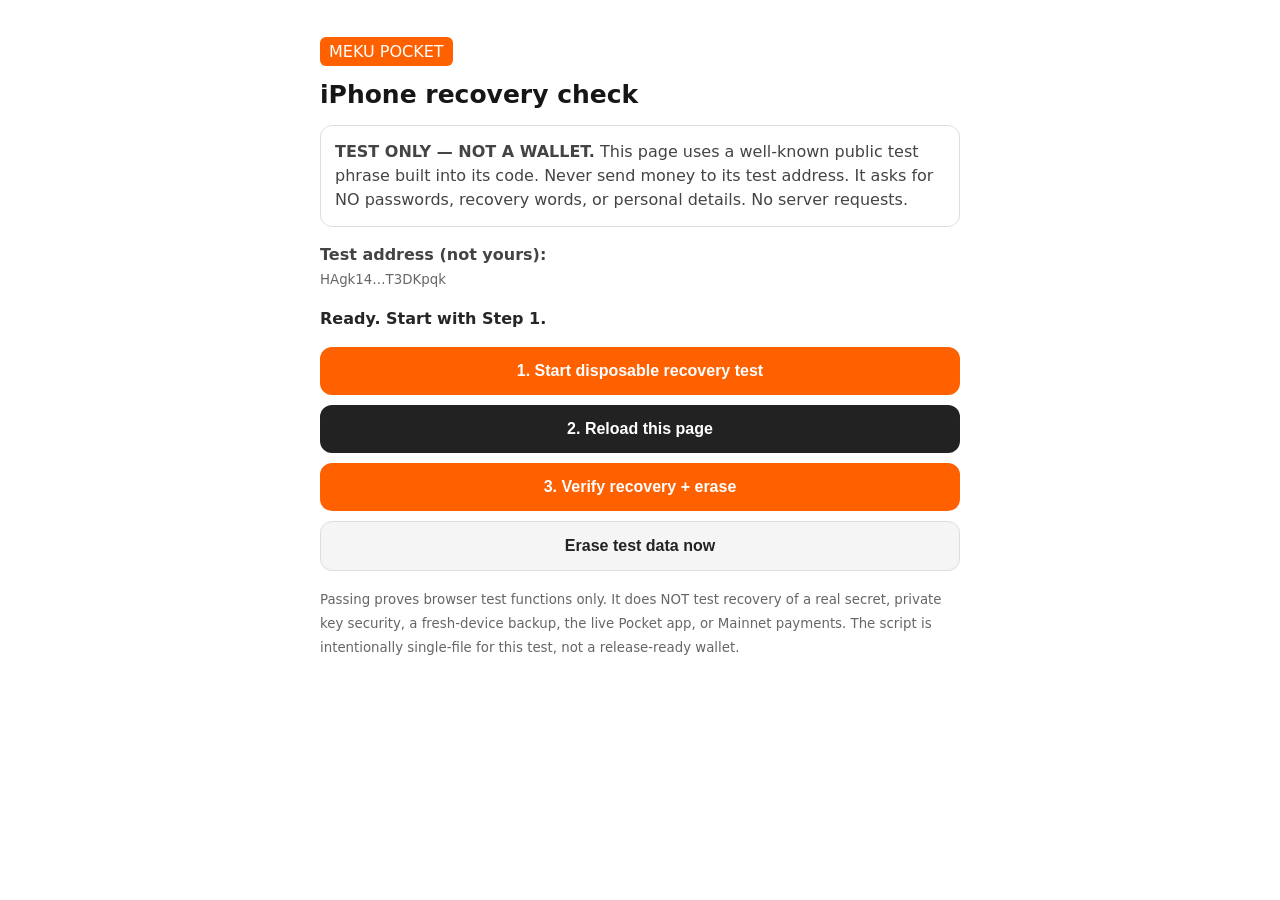
<file: pocket-browser-test/iphone-disposable-recovery-probe.html>
<!doctype html>
<html lang="en"><head>
<meta charset="utf-8"><meta name="viewport" content="width=device-width, initial-scale=1, viewport-fit=cover">
<meta http-equiv="Content-Security-Policy" content="default-src 'none'; connect-src 'none'; img-src 'none'; font-src 'none'; object-src 'none'; form-action 'none'; base-uri 'none'; style-src 'unsafe-inline'; script-src 'unsafe-inline'">
<title>MEKU Pocket — Disposable iPhone Recovery Check</title>
<style>
:root{color-scheme:light;font-family:system-ui,-apple-system,sans-serif;color:#161616;background:#fff}
body{margin:0 auto;max-width:640px;padding:max(24px,env(safe-area-inset-top)) 20px max(24px,env(safe-area-inset-bottom))}
h1{font-size:25px;margin:12px 0}p{line-height:1.5;color:#444}small{color:#666}
mark{color:white;background:#ff6000;padding:5px 9px;border-radius:6px}
strong{font-weight:750}.warn{padding:14px;border:1px solid #ddd;border-radius:12px}
button{display:block;width:100%;border-radius:12px;border:0;background:#ff6000;color:white;padding:15px;margin:10px 0;font-size:16px;font-weight:700;min-height:48px}
button.alt{background:#222}button.outline{color:#222;background:#f5f5f5;border:1px solid #ddd}
button:disabled{opacity:.5}.result{padding:9px 0;border-bottom:1px solid #eee;overflow-wrap:anywhere}
.pass{color:#166235}.fail{color:#a10e0e}#status{font-weight:700;color:#262626}
</style></head><body>
<p><mark>MEKU POCKET</mark></p>
<h1>iPhone recovery check</h1>
<p class="warn"><strong>TEST ONLY — NOT A WALLET.</strong> This page uses a well-known public test phrase built into its code. Never send money to its test address. It asks for NO passwords, recovery words, or personal details. No server requests.</p>
<p><strong>Test address (not yours):</strong><br><small>HAgk14…T3DKpqk</small></p>
<p id="status">Ready. Start with Step 1.</p>
<button id="start" type="button">1. Start disposable recovery test</button>
<button id="reload" type="button" class="alt">2. Reload this page</button>
<button id="restore" type="button">3. Verify recovery + erase</button>
<button id="erase" type="button" class="outline">Erase test data now</button>
<div id="results" aria-live="polite"></div>
<p><small>Passing proves browser test functions only. It does NOT test recovery of a real secret, private key security, a fresh-device backup, the live Pocket app, or Mainnet payments. The script is intentionally single-file for this test, not a release-ready wallet.</small></p>
<script type="module">
/**
 * MEKU Pocket Stage 6: PUBLIC FIXTURE ONLY. NOT WALLET CODE.
 * Never pass any real mnemonic/private key to these functions.
 * Purpose: test iPhone Safari's deterministic PBKDF2-SHA512, SLIP-0010 Ed25519,
 * known public-address restoration, and disposable AES-GCM IndexedDB data roundtrip.
 * The phrase below is a *widely published* BIP39 test vector, NOT PRIVATE.
 * This hand-coded derivation is diagnostic only, NOT a reviewed wallet library.
 */
export const PUBLIC_TEST_MNEMONIC = `${'abandon '.repeat(11)}about`;
export const PUBLIC_TEST_ADDRESS = 'HAgk14JpMQLgt6rVgv7cBQFJWFto5Dqxi472uT3DKpqk';
export const PUBLIC_TEST_PATH = "m/44'/501'/0'/0'";
export const TEST_ONLY_NOTICE = 'PUBLIC TEST PHRASE — NEVER SEND FUNDS TO THIS ADDRESS';
const expectedPublicHex = 'f036276246a75b9de3349ed42b15e232f6518fc20f5fcd4f1d64e81f9bd258f7';
const alphabet='123456789ABCDEFGHJKLMNPQRSTUVWXYZabcdefghijkmnopqrstuvwxyz';
const enc=new TextEncoder();
const dec=new TextDecoder();
const privateDerPrefix=Uint8Array.from([0x30,0x2e,0x02,0x01,0x00,0x30,0x05,0x06,0x03,0x2b,0x65,0x70,0x04,0x22,0x04,0x20]);
const readonlyMarker='MEKU-POCKET-DISPOSABLE-BROWSER-PROBE-V1';
const disposablePassword='MEKU-TEST-ONLY-NOT-A-REAL-PASSWORD';
export const DISPOSABLE_RECORD_VERSION=1;
export function toBase58(bytes){
 if(!(bytes instanceof Uint8Array)||bytes.length===0)throw Error('BAD_BYTES');
 let n=0n; for(const b of bytes)n=(n<<8n)|BigInt(b);
 let s='';while(n>0n){s=alphabet[Number(n%58n)]+s;n/=58n;}
 for(const b of bytes){if(b!==0)break;s='1'+s;}return s;
}
function bytesToHex(v){return Array.from(v,x=>x.toString(16).padStart(2,'0')).join('');}
function fromB64url(x){if(typeof x!=='string'||!/^[a-zA-Z0-9_-]+$/.test(x))throw Error('BAD_RECORD');const b=atob(x.replace(/-/g,'+').replace(/_/g,'/')+'='.repeat((4-x.length%4)%4));return Uint8Array.from(b,c=>c.charCodeAt(0));}
function b64url(x){let s='';for(const b of x)s+=String.fromCharCode(b);return btoa(s).replace(/\+/g,'-').replace(/\//g,'_').replace(/=+$/,'');}
function cryptoRequired(c){if(!c?.subtle||!c?.getRandomValues)throw Error('WEB_CRYPTO_MISSING');return c;}
async function signHmac(c,keyRaw,data){const k=await c.subtle.importKey('raw',keyRaw,{name:'HMAC',hash:'SHA-512'},false,['sign']);return new Uint8Array(await c.subtle.sign('HMAC',k,data));}
/** PUBLIC fixture, deterministic crypto API check; NEVER a production signer. */
export async function derivePublicFixture(c=globalThis.crypto){
 cryptoRequired(c);
 const base=await c.subtle.importKey('raw',enc.encode(PUBLIC_TEST_MNEMONIC),'PBKDF2',false,['deriveBits']);
 const bipSeed=new Uint8Array(await c.subtle.deriveBits({name:'PBKDF2',hash:'SHA-512',salt:enc.encode('mnemonic'),iterations:2048},base,512));
 let result=await signHmac(c,enc.encode('ed25519 seed'),bipSeed);
 bipSeed.fill(0);
 let key=result.slice(0,32),chain=result.slice(32);
 result.fill(0);
 for(const index of [44,501,0,0]){
   const data=new Uint8Array(37);data.set(key,1);new DataView(data.buffer).setUint32(33,0x80000000+index,false);
   const out=await signHmac(c,chain,data);
   key.fill(0);chain.fill(0);data.fill(0);key=out.slice(0,32);chain=out.slice(32);out.fill(0);
 }
 chain.fill(0);
 const der=new Uint8Array(privateDerPrefix.length+32);der.set(privateDerPrefix);der.set(key,privateDerPrefix.length);
 const privateKey=await c.subtle.importKey('pkcs8',der,{name:'Ed25519'},true,['sign']);
 key.fill(0);der.fill(0);
 // EXTRACTABLE only because the key is derived from a PUBLIC, unsafe test phrase.
 // Real wallets must never copy this technique without independent security review.
 const jwk=await c.subtle.exportKey('jwk',privateKey);
 if(jwk.crv!=='Ed25519'||jwk.kty!=='OKP'||!jwk.x)throw Error('NO_PUBLIC_KEY');
 const publicBytes=fromB64url(jwk.x);
 const address=toBase58(publicBytes);
 const publicMatches=address===PUBLIC_TEST_ADDRESS&&bytesToHex(publicBytes)===expectedPublicHex;
 const publicKey=await c.subtle.importKey('raw',publicBytes,{name:'Ed25519'},false,['verify']);
 const msg=enc.encode('MEKU-PUBLIC-TEST-ONLY-NO-FUNDS');
 const sig=await c.subtle.sign('Ed25519',privateKey,msg);
 const signed=await c.subtle.verify('Ed25519',publicKey,sig,msg);
 const altered=await c.subtle.verify('Ed25519',publicKey,sig,enc.encode('ALTERED'));
 publicBytes.fill(0);
 return Object.freeze({address,publicMatches,signed:!!signed&&!altered,path:PUBLIC_TEST_PATH,publicTestOnly:true});
}
async function aesKey(c,password,salt){const b=await c.subtle.importKey('raw',enc.encode(password),'PBKDF2',false,['deriveKey']);return c.subtle.deriveKey({name:'PBKDF2',hash:'SHA-256',salt,iterations:120000},b,{name:'AES-GCM',length:256},false,['encrypt','decrypt']);}
function validateRecord(v){
 if(!v||Object.getPrototypeOf(v)!==Object.prototype||Object.keys(v).sort().join(',')!=='address,ciphertext,iv,salt,version'||v.version!==DISPOSABLE_RECORD_VERSION||v.address!==PUBLIC_TEST_ADDRESS)throw Error('BAD_RECORD');
 for(const [name,length] of [['iv',12],['salt',16]])if(fromB64url(v[name]).length!==length)throw Error('BAD_RECORD');
 if(fromB64url(v.ciphertext).length<17)throw Error('BAD_RECORD');
}
export async function sealDisposableFixture(c=globalThis.crypto){
 cryptoRequired(c);
 const salt=c.getRandomValues(new Uint8Array(16)),iv=c.getRandomValues(new Uint8Array(12));
 const raw=c.getRandomValues(new Uint8Array(32)); // purely throwaway, NOT a wallet key
 const hex=bytesToHex(raw);
 const data=enc.encode(readonlyMarker+'|'+hex);
 const key=await aesKey(c,disposablePassword,salt);
 const ciphertext=new Uint8Array(await c.subtle.encrypt({name:'AES-GCM',iv,additionalData:enc.encode(readonlyMarker+'|'+PUBLIC_TEST_ADDRESS)},key,data));
 raw.fill(0);data.fill(0);
 return Object.freeze({version:DISPOSABLE_RECORD_VERSION,address:PUBLIC_TEST_ADDRESS,salt:b64url(salt),iv:b64url(iv),ciphertext:b64url(ciphertext)});
}
export async function openDisposableFixture(record,c=globalThis.crypto,password=disposablePassword){
 cryptoRequired(c);validateRecord(record);
 const key=await aesKey(c,password,fromB64url(record.salt));
 let data;try{data=new Uint8Array(await c.subtle.decrypt({name:'AES-GCM',iv:fromB64url(record.iv),additionalData:enc.encode(readonlyMarker+'|'+PUBLIC_TEST_ADDRESS)},key,fromB64url(record.ciphertext)));}
 catch{throw Error('DECRYPTION_REJECTED');}
 const text=dec.decode(data);data.fill(0);
 if(!new RegExp('^'+readonlyMarker.replace(/[-]/g,'\\-')+'\\|[0-9a-f]{64}$').test(text))throw Error('RECORD_CONTENT_MISMATCH');
 return Object.freeze({verified:true,publicTestOnly:true,address:PUBLIC_TEST_ADDRESS});
}
export async function testWrongPasswordAndTamper(record,c=globalThis.crypto){
 let badPasswordDenied=false,changedCipherDenied=false;
 try{await openDisposableFixture(record,c,'PURPOSELY-WRONG-DISPOSABLE-PASSWORD')}catch{badPasswordDenied=true;}
 const bad={...record,ciphertext:(record.ciphertext[0]==='A'?'B':'A')+record.ciphertext.slice(1)};
 try{await openDisposableFixture(bad,c)}catch{changedCipherDenied=true;}
 return Object.freeze({badPasswordDenied,changedCipherDenied});
}

/* MEKU Pocket public-fixture browser probe UI. NO REAL WALLETS/SECRETS. */
const start=document.getElementById('start');
const reload=document.getElementById('reload');
const restore=document.getElementById('restore');
const erase=document.getElementById('erase');
const report=document.getElementById('results');
const status=document.getElementById('status');
const DB='meku-pocket-public-fixture-20261103-v1';
const STORE='temporary-record';
const KEY='only-public-test';
const SESSION='meku-pocket-public-fixture-reload-v1';
let busy=false;
function add(label,pass,details=''){
  const node=document.createElement('div');node.className='result '+(pass?'pass':'fail');
  node.textContent=(pass?'PASS':'FAIL')+' — '+label+(details?' · '+details:'');report.append(node);
}
function say(s){status.textContent=s;}
function enabled(){start.disabled=busy;reload.disabled=busy;restore.disabled=busy;erase.disabled=busy;}
function dbOpen(){return new Promise((resolve,reject)=>{
 const r=indexedDB.open(DB,1);r.onupgradeneeded=()=>r.result.createObjectStore(STORE);
 r.onsuccess=()=>resolve(r.result);r.onerror=()=>reject(r.error??Error('DB_OPEN'));
 r.onblocked=()=>reject(Error('DB_BLOCKED'));
});}
async function dbWrite(value){const db=await dbOpen();try{await new Promise((resolve,reject)=>{
 const t=db.transaction(STORE,'readwrite');t.objectStore(STORE).put(value,KEY);
 t.oncomplete=resolve;t.onerror=()=>reject(t.error);t.onabort=()=>reject(t.error??Error('ABORT'));
});}finally{db.close();}}
async function dbRead(){const db=await dbOpen();try{return await new Promise((resolve,reject)=>{
 const t=db.transaction(STORE,'readonly');const r=t.objectStore(STORE).get(KEY);
 r.onsuccess=()=>resolve(r.result??null);r.onerror=()=>reject(r.error);
});}finally{db.close();}}
async function dbErase(){const db=await dbOpen();try{await new Promise((resolve,reject)=>{
 const t=db.transaction(STORE,'readwrite');t.objectStore(STORE).delete(KEY);
 t.oncomplete=resolve;t.onerror=()=>reject(t.error);t.onabort=()=>reject(t.error??Error('ABORT'));
});}finally{db.close();}}
async function action(f){if(busy)return;busy=true;enabled();report.replaceChildren();try{await f();}catch(e){add('Test stopped',false,e?.name||'browser error');say('One or more checks failed. Send the screenshot.');}finally{busy=false;enabled();}}
start.addEventListener('click',()=>action(async()=>{
 if(location.protocol!=='https:'||!isSecureContext)throw Error('HTTPS_REQUIRED');
 add('HTTPS secure page',true);
 say('Checking public recovery words using browser crypto…');
 const fixture=await derivePublicFixture(crypto);
 if(!fixture.publicMatches||!fixture.signed)throw Error('ADDRESS_OR_SIGNATURE_MISMATCH');
 add('Published Solana test words produce expected address',true);
 add('Ed25519 signed sample message correctly',true);
 say('Encrypting and saving disposable test data…');
 const encrypted=await sealDisposableFixture(crypto);
 await dbWrite(encrypted);
 const check=await dbRead();if(JSON.stringify(check)!==JSON.stringify(encrypted))throw Error('STORAGE_MISMATCH');
 add('Encrypted disposable test data saved in browser',true);
 sessionStorage.setItem(SESSION,'pending');
 add('Step 1 complete',true,'Tap RELOAD, then VERIFY');
 say('Step 1 complete. Now tap Reload this page.');
}));
reload.addEventListener('click',()=>{if(!busy)location.reload();});
restore.addEventListener('click',()=>action(async()=>{
 if(sessionStorage.getItem(SESSION)!=='pending')throw Error('RUN_STEP_1_FIRST');
 if(!performance.getEntriesByType('navigation').some(x=>x.type==='reload'))throw Error('RELOAD_REQUIRED');
 say('Opening saved disposable test data…');
 const record=await dbRead();if(!record)throw Error('TEST_DATA_NOT_FOUND');
 const fixture=await derivePublicFixture(crypto);
 if(!fixture.publicMatches||fixture.address!==record.address)throw Error('RECOVERY_ADDRESS_MISMATCH');
 add('Same public Solana address after page reload',true);
 const decoded=await openDisposableFixture(record,crypto);
 if(!decoded.verified)throw Error('DECRYPTION_FAILED');
 add('Encrypted test data restored after reload',true);
 const rejected=await testWrongPasswordAndTamper(record,crypto);
 if(!rejected.badPasswordDenied||!rejected.changedCipherDenied)throw Error('TAMPER_NOT_BLOCKED');
 add('Wrong password rejected',true);
 add('Altered encrypted data rejected',true);
 await dbErase();if(await dbRead()!==null)throw Error('ERASE_NOT_CONFIRMED');
 sessionStorage.removeItem(SESSION);
 add('Disposable browser test data erased',true);
 add('Recovery probe finished',true,'No wallet was created');
 say('ALL TESTS PASSED. No wallet was created. Send screenshot.');
}));
erase.addEventListener('click',()=>action(async()=>{
 await dbErase();sessionStorage.removeItem(SESSION);
 if(await dbRead()!==null)throw Error('ERASE_NOT_CONFIRMED');
 add('Disposable test data erased',true);
 say('Cleared. No wallet was created.');
}));
if(sessionStorage.getItem(SESSION)==='pending'&&performance.getEntriesByType('navigation').some(x=>x.type==='reload'))say('Page reloaded. Tap Verify recovery + erase to finish.');

</script></body></html>
</file>
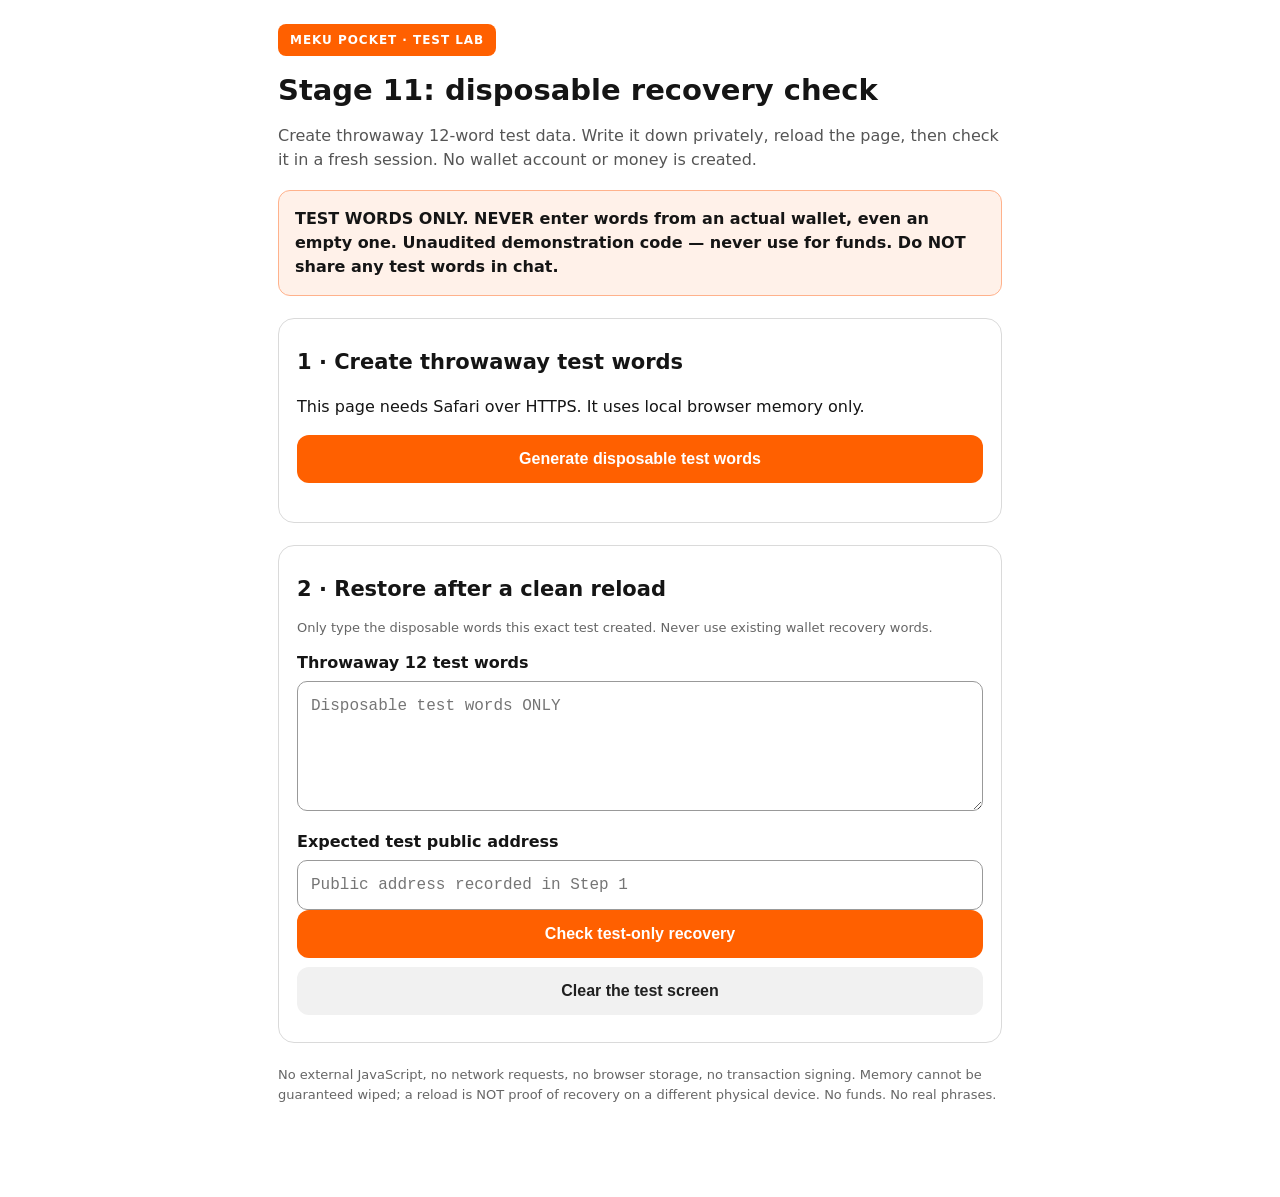
<file: pocket-browser-test/iphone-disposable-seed-recovery-stage11.html>
<!doctype html><html lang="en"><head><meta charset="utf-8"><meta name="viewport" content="width=device-width, initial-scale=1,viewport-fit=cover">
<meta http-equiv="Content-Security-Policy" content="default-src 'none'; connect-src 'none'; script-src 'unsafe-inline'; style-src 'unsafe-inline'; img-src 'none'; form-action 'none'; object-src 'none'; frame-src 'none'; base-uri 'none'">
<title>MEKU Pocket Stage 11 — Disposable Recovery</title>
<style>
:root{color-scheme:light}*{box-sizing:border-box}body{font:16px/1.5 -apple-system,BlinkMacSystemFont,system-ui,sans-serif;background:white;color:#151515;margin:0;padding:24px 18px 80px;max-width:760px;margin-inline:auto}.brand{display:inline-block;background:#ff6000;color:#fff;font-size:12px;letter-spacing:.08em;font-weight:800;padding:7px 12px;border-radius:8px}h1{font-size:29px;line-height:1.12;margin:18px 0}h2{font-size:21px;margin:10px 0}.sub{color:#555}.warning{border:1px solid #ffb28c;background:#fff1e9;padding:16px;margin:18px 0;border-radius:12px;font-weight:650}.pane{border:1px solid #dadada;border-radius:16px;padding:18px;margin:22px 0}.btn{border:none;border-radius:12px;background:#ff6000;color:white;padding:14px 18px;min-height:48px;font-size:16px;font-weight:800;cursor:pointer;width:100%;margin-bottom:9px}.btn:disabled{opacity:.5}.btn.secondary{color:#202020;background:#f1f1f1}.words{font-size:18px;font-weight:750;line-height:1.75;word-spacing:.3rem;padding:14px;border-radius:12px;background:#f6f6f6;overflow-wrap:anywhere}.address{font-size:13px;font-weight:700;overflow-wrap:anywhere;background:#f6f6f6;padding:12px;border-radius:10px}label{display:block;font-weight:750;margin:12px 0 6px}textarea,input{width:100%;padding:13px;border:1px solid #999;border-radius:10px;font:16px/1.4 ui-monospace,SFMono-Regular,monospace}textarea{height:130px;resize:vertical}.status{margin:12px 0;font-weight:800;overflow-wrap:anywhere}.pass{color:#21693a}.fail{color:#a52626}.note{font-size:13px;color:#666}#generated[hidden],#result[hidden]{display:none}
</style></head><body>
<div class="brand">MEKU POCKET · TEST LAB</div><h1>Stage 11: disposable recovery check</h1>
<p class="sub">Create throwaway 12-word test data. Write it down privately, reload the page, then check it in a fresh session. No wallet account or money is created.</p>
<div class="warning">TEST WORDS ONLY. NEVER enter words from an actual wallet, even an empty one. Unaudited demonstration code — never use for funds. Do NOT share any test words in chat.</div>
<section class="pane"><h2>1 · Create throwaway test words</h2><p>This page needs Safari over HTTPS. It uses local browser memory only.</p><button id="generate" class="btn" type="button">Generate disposable test words</button>
<div id="generated" hidden><p class="note">Temporary throwaway words, NOT FOR MONEY. Write both the words and public address down, then reload.</p><div id="words" class="words"></div><label>Expected test public address</label><div id="address" class="address"></div></div>
<p id="generate-status" class="status" aria-live="polite"></p></section>
<section class="pane"><h2>2 · Restore after a clean reload</h2><p class="note">Only type the disposable words this exact test created. Never use existing wallet recovery words.</p>
<label for="restore-words">Throwaway 12 test words</label><textarea id="restore-words" autocomplete="off" autocapitalize="none" autocorrect="off" spellcheck="false" placeholder="Disposable test words ONLY"></textarea>
<label for="expected">Expected test public address</label><input id="expected" autocomplete="off" autocapitalize="off" autocorrect="off" spellcheck="false" maxlength="44" placeholder="Public address recorded in Step 1">
<button id="restore" class="btn" type="button">Check test-only recovery</button><button id="clear" class="btn secondary" type="button">Clear the test screen</button>
<div id="result" hidden aria-live="polite"><p id="restore-status" class="status"></p><p id="restore-address" class="address"></p></div></section>
<p class="note">No external JavaScript, no network requests, no browser storage, no transaction signing. Memory cannot be guaranteed wiped; a reload is NOT proof of recovery on a different physical device. No funds. No real phrases.</p>
<script>
/**
 * MEKU POCKET — Stage 10 SAFARI CRYPTO DIAGNOSTIC ONLY.
 * UNREVIEWED BIP39 / SLIP-0010 REFERENCE IMPLEMENTATION.
 * NEVER USE FOR REAL SEEDS, WALLETS, PRIVATE KEYS OR FUNDS.
 * Does not expose a signing method or transaction construction.
 * Tests browser native WebCrypto against published PUBLIC fixture.
 */
const TEST_ONLY_PATH = "m/44'/501'/0'/0'";
const TEST_ONLY_MESSAGE = 'MEKU POCKET STAGE 10 PUBLIC DIAGNOSTIC - NO FUNDS';
const TEST_PKCS8_PREFIX = new Uint8Array([0x30,0x2e,0x02,0x01,0x00,0x30,0x05,0x06,0x03,0x2b,0x65,0x70,0x04,0x22,0x04,0x20]);
const ALPHABET = '123456789ABCDEFGHJKLMNPQRSTUVWXYZabcdefghijkmnopqrstuvwxyz';
const encoder = new TextEncoder();
const toBytes = x => x instanceof Uint8Array ? x : new Uint8Array(x);
function checkWords(words) {
  if(!Array.isArray(words) || words.length !== 2048 || new Set(words).size !== 2048 || words[0] !== 'abandon' || words[2047] !== 'zoo') throw Error('INVALID_BIP39_WORDLIST');
}
function bitsOf(bytes) {return Array.from(bytes, v=>v.toString(2).padStart(8,'0')).join('');}
function concat(...args) {const n=args.reduce((a,b)=>a+b.length,0), out=new Uint8Array(n);let i=0;for(const a of args){out.set(a,i);i+=a.length;}return out;}
async function diagnosticEntropyToWords(entropy,words, cryptoObj=crypto) {
  checkWords(words);
  if(!(entropy instanceof Uint8Array) || entropy.length!==16) throw Error('128_BITS_REQUIRED');
  const hash=toBytes(await cryptoObj.subtle.digest('SHA-256',entropy));
  const bits=bitsOf(entropy)+bitsOf(hash).slice(0,4);
  return Array.from({length:12},(_,i)=>words[parseInt(bits.slice(i*11,i*11+11),2)]).join(' ');
}
async function diagnosticWordsToEntropy(phrase,words, cryptoObj=crypto) {
  checkWords(words);
  if(typeof phrase!=='string'||phrase.length>220||!/^([a-z]+ ){11}[a-z]+$/.test(phrase))throw Error('INVALID_12_WORD_FORMAT');
  const dictionary=new Map(words.map((w,i)=>[w,i]));
  const tokens=phrase.split(' ');
  const indices=tokens.map(w=>dictionary.get(w));
  if(indices.some(i=>i===undefined))throw Error('UNKNOWN_BIP39_WORD');
  const bits=indices.map(i=>i.toString(2).padStart(11,'0')).join('');
  const entropy=new Uint8Array(Array.from({length:16},(_,i)=>parseInt(bits.slice(i*8,i*8+8),2)));
  const hash=toBytes(await cryptoObj.subtle.digest('SHA-256',entropy));
  if(bits.slice(128)!==bitsOf(hash).slice(0,4))throw Error('INVALID_BIP39_CHECKSUM');
  return entropy;
}
async function hmac512(key,data,cryptoObj) {
  const k=await cryptoObj.subtle.importKey('raw',toBytes(key),{name:'HMAC',hash:'SHA-512'},false,['sign']);
  return toBytes(await cryptoObj.subtle.sign('HMAC',k,data));
}
async function derivedSeed(phrase,words,cryptoObj) {
  await diagnosticWordsToEntropy(phrase,words,cryptoObj);
  const k=await cryptoObj.subtle.importKey('raw',encoder.encode(phrase.normalize('NFKD')),'PBKDF2',false,['deriveBits']);
  return toBytes(await cryptoObj.subtle.deriveBits({name:'PBKDF2',hash:'SHA-512',salt:encoder.encode('mnemonic'),iterations:2048},k,512));
}
function base58(bytes) {
  let val=0n; for(const n of bytes)val=val*256n+BigInt(n);
  let s=''; while(val>0n){s=ALPHABET[Number(val%58n)]+s;val/=58n;}
  for(const n of bytes){if(n!==0)break;s='1'+s;}
  return s;
}
function fromB64url(b64) {
  const raw=atob(b64.replace(/-/g,'+').replace(/_/g,'/')+'='.repeat((4-b64.length%4)%4));
  return Uint8Array.from(raw,c=>c.charCodeAt(0));
}
async function diagnosticAddressAndSignature(phrase,words,cryptoObj=crypto,path=TEST_ONLY_PATH) {
  if(path!==TEST_ONLY_PATH)throw Error('UNAPPROVED_TEST_PATH');
  const seed=await derivedSeed(phrase,words,cryptoObj);
  let master=await hmac512(encoder.encode('ed25519 seed'),seed,cryptoObj);
  for(const index of [44,501,0,0]) {
    const number=new Uint8Array(4);new DataView(number.buffer).setUint32(0,index+0x80000000,false);
    master=await hmac512(master.slice(32),concat(new Uint8Array([0]),master.slice(0,32),number),cryptoObj);
  }
  const pkcs8=concat(TEST_PKCS8_PREFIX,master.slice(0,32));
  // Temporary extractable key is ONLY used to derive x (public key) in the diagnostic.
  // In production, this design and its dependency choices require a full external review.
  const key=await cryptoObj.subtle.importKey('pkcs8',pkcs8,{name:'Ed25519'},true,['sign']);
  const jwk=await cryptoObj.subtle.exportKey('jwk',key);
  if(jwk.kty!=='OKP'||jwk.crv!=='Ed25519'||typeof jwk.x!=='string')throw Error('PUBLIC_KEY_EXTRACTION_FAILED');
  const pub=fromB64url(jwk.x);
  if(pub.length!==32)throw Error('INVALID_PUBLIC_KEY_SIZE');
  const verifier=await cryptoObj.subtle.importKey('raw',pub,{name:'Ed25519'},false,['verify']);
  const fixed=encoder.encode(TEST_ONLY_MESSAGE);
  const sig=toBytes(await cryptoObj.subtle.sign('Ed25519',key,fixed));
  const matches=await cryptoObj.subtle.verify('Ed25519',verifier,sig,fixed);
  const changedDenied=!(await cryptoObj.subtle.verify('Ed25519',verifier,sig,encoder.encode(TEST_ONLY_MESSAGE+' changed')));
  // Neither private key nor mnemonic is exposed in the result; test use only.
  if(!matches || !changedDenied || sig.length!==64)throw Error('FIXED_MESSAGE_SIGNATURE_FAILED');
  return Object.freeze({publicAddress:base58(pub),path:TEST_ONLY_PATH,fixedSignatureValid:true,changedMessageDenied:true,testOnly:true,canSpend:false});
}
async function diagnosticRandomRoundTrip(words,cryptoObj=crypto) {
  checkWords(words);
  const entropy=new Uint8Array(16);cryptoObj.getRandomValues(entropy);
  const phrase=await diagnosticEntropyToWords(entropy,words,cryptoObj);
  const entropyBack=await diagnosticWordsToEntropy(phrase,words,cryptoObj);
  if(entropy.some((v,i)=>v!==entropyBack[i]))throw Error('ENTROPY_ROUND_TRIP_FAILED');
  const first=await diagnosticAddressAndSignature(phrase,words,cryptoObj);
  const second=await diagnosticAddressAndSignature(phrase,words,cryptoObj);
  if(first.publicAddress!==second.publicAddress)throw Error('DIAGNOSTIC_RECOVERY_MISMATCH');
  return Object.freeze({addressPreview:first.publicAddress.slice(0,7)+'…'+first.publicAddress.slice(-7),sameAddress:true,validSignature:first.fixedSignatureValid,changedMessageDenied:first.changedMessageDenied,wordsCount:12,testOnly:true,canSpend:false});
}

const WORDLIST_STRING="abandon\nability\nable\nabout\nabove\nabsent\nabsorb\nabstract\nabsurd\nabuse\naccess\naccident\naccount\naccuse\nachieve\nacid\nacoustic\nacquire\nacross\nact\naction\nactor\nactress\nactual\nadapt\nadd\naddict\naddress\nadjust\nadmit\nadult\nadvance\nadvice\naerobic\naffair\nafford\nafraid\nagain\nage\nagent\nagree\nahead\naim\nair\nairport\naisle\nalarm\nalbum\nalcohol\nalert\nalien\nall\nalley\nallow\nalmost\nalone\nalpha\nalready\nalso\nalter\nalways\namateur\namazing\namong\namount\namused\nanalyst\nanchor\nancient\nanger\nangle\nangry\nanimal\nankle\nannounce\nannual\nanother\nanswer\nantenna\nantique\nanxiety\nany\napart\napology\nappear\napple\napprove\napril\narch\narctic\narea\narena\nargue\narm\narmed\narmor\narmy\naround\narrange\narrest\narrive\narrow\nart\nartefact\nartist\nartwork\nask\naspect\nassault\nasset\nassist\nassume\nasthma\nathlete\natom\nattack\nattend\nattitude\nattract\nauction\naudit\naugust\naunt\nauthor\nauto\nautumn\naverage\navocado\navoid\nawake\naware\naway\nawesome\nawful\nawkward\naxis\nbaby\nbachelor\nbacon\nbadge\nbag\nbalance\nbalcony\nball\nbamboo\nbanana\nbanner\nbar\nbarely\nbargain\nbarrel\nbase\nbasic\nbasket\nbattle\nbeach\nbean\nbeauty\nbecause\nbecome\nbeef\nbefore\nbegin\nbehave\nbehind\nbelieve\nbelow\nbelt\nbench\nbenefit\nbest\nbetray\nbetter\nbetween\nbeyond\nbicycle\nbid\nbike\nbind\nbiology\nbird\nbirth\nbitter\nblack\nblade\nblame\nblanket\nblast\nbleak\nbless\nblind\nblood\nblossom\nblouse\nblue\nblur\nblush\nboard\nboat\nbody\nboil\nbomb\nbone\nbonus\nbook\nboost\nborder\nboring\nborrow\nboss\nbottom\nbounce\nbox\nboy\nbracket\nbrain\nbrand\nbrass\nbrave\nbread\nbreeze\nbrick\nbridge\nbrief\nbright\nbring\nbrisk\nbroccoli\nbroken\nbronze\nbroom\nbrother\nbrown\nbrush\nbubble\nbuddy\nbudget\nbuffalo\nbuild\nbulb\nbulk\nbullet\nbundle\nbunker\nburden\nburger\nburst\nbus\nbusiness\nbusy\nbutter\nbuyer\nbuzz\ncabbage\ncabin\ncable\ncactus\ncage\ncake\ncall\ncalm\ncamera\ncamp\ncan\ncanal\ncancel\ncandy\ncannon\ncanoe\ncanvas\ncanyon\ncapable\ncapital\ncaptain\ncar\ncarbon\ncard\ncargo\ncarpet\ncarry\ncart\ncase\ncash\ncasino\ncastle\ncasual\ncat\ncatalog\ncatch\ncategory\ncattle\ncaught\ncause\ncaution\ncave\nceiling\ncelery\ncement\ncensus\ncentury\ncereal\ncertain\nchair\nchalk\nchampion\nchange\nchaos\nchapter\ncharge\nchase\nchat\ncheap\ncheck\ncheese\nchef\ncherry\nchest\nchicken\nchief\nchild\nchimney\nchoice\nchoose\nchronic\nchuckle\nchunk\nchurn\ncigar\ncinnamon\ncircle\ncitizen\ncity\ncivil\nclaim\nclap\nclarify\nclaw\nclay\nclean\nclerk\nclever\nclick\nclient\ncliff\nclimb\nclinic\nclip\nclock\nclog\nclose\ncloth\ncloud\nclown\nclub\nclump\ncluster\nclutch\ncoach\ncoast\ncoconut\ncode\ncoffee\ncoil\ncoin\ncollect\ncolor\ncolumn\ncombine\ncome\ncomfort\ncomic\ncommon\ncompany\nconcert\nconduct\nconfirm\ncongress\nconnect\nconsider\ncontrol\nconvince\ncook\ncool\ncopper\ncopy\ncoral\ncore\ncorn\ncorrect\ncost\ncotton\ncouch\ncountry\ncouple\ncourse\ncousin\ncover\ncoyote\ncrack\ncradle\ncraft\ncram\ncrane\ncrash\ncrater\ncrawl\ncrazy\ncream\ncredit\ncreek\ncrew\ncricket\ncrime\ncrisp\ncritic\ncrop\ncross\ncrouch\ncrowd\ncrucial\ncruel\ncruise\ncrumble\ncrunch\ncrush\ncry\ncrystal\ncube\nculture\ncup\ncupboard\ncurious\ncurrent\ncurtain\ncurve\ncushion\ncustom\ncute\ncycle\ndad\ndamage\ndamp\ndance\ndanger\ndaring\ndash\ndaughter\ndawn\nday\ndeal\ndebate\ndebris\ndecade\ndecember\ndecide\ndecline\ndecorate\ndecrease\ndeer\ndefense\ndefine\ndefy\ndegree\ndelay\ndeliver\ndemand\ndemise\ndenial\ndentist\ndeny\ndepart\ndepend\ndeposit\ndepth\ndeputy\nderive\ndescribe\ndesert\ndesign\ndesk\ndespair\ndestroy\ndetail\ndetect\ndevelop\ndevice\ndevote\ndiagram\ndial\ndiamond\ndiary\ndice\ndiesel\ndiet\ndiffer\ndigital\ndignity\ndilemma\ndinner\ndinosaur\ndirect\ndirt\ndisagree\ndiscover\ndisease\ndish\ndismiss\ndisorder\ndisplay\ndistance\ndivert\ndivide\ndivorce\ndizzy\ndoctor\ndocument\ndog\ndoll\ndolphin\ndomain\ndonate\ndonkey\ndonor\ndoor\ndose\ndouble\ndove\ndraft\ndragon\ndrama\ndrastic\ndraw\ndream\ndress\ndrift\ndrill\ndrink\ndrip\ndrive\ndrop\ndrum\ndry\nduck\ndumb\ndune\nduring\ndust\ndutch\nduty\ndwarf\ndynamic\neager\neagle\nearly\nearn\nearth\neasily\neast\neasy\necho\necology\neconomy\nedge\nedit\neducate\neffort\negg\neight\neither\nelbow\nelder\nelectric\nelegant\nelement\nelephant\nelevator\nelite\nelse\nembark\nembody\nembrace\nemerge\nemotion\nemploy\nempower\nempty\nenable\nenact\nend\nendless\nendorse\nenemy\nenergy\nenforce\nengage\nengine\nenhance\nenjoy\nenlist\nenough\nenrich\nenroll\nensure\nenter\nentire\nentry\nenvelope\nepisode\nequal\nequip\nera\nerase\nerode\nerosion\nerror\nerupt\nescape\nessay\nessence\nestate\neternal\nethics\nevidence\nevil\nevoke\nevolve\nexact\nexample\nexcess\nexchange\nexcite\nexclude\nexcuse\nexecute\nexercise\nexhaust\nexhibit\nexile\nexist\nexit\nexotic\nexpand\nexpect\nexpire\nexplain\nexpose\nexpress\nextend\nextra\neye\neyebrow\nfabric\nface\nfaculty\nfade\nfaint\nfaith\nfall\nfalse\nfame\nfamily\nfamous\nfan\nfancy\nfantasy\nfarm\nfashion\nfat\nfatal\nfather\nfatigue\nfault\nfavorite\nfeature\nfebruary\nfederal\nfee\nfeed\nfeel\nfemale\nfence\nfestival\nfetch\nfever\nfew\nfiber\nfiction\nfield\nfigure\nfile\nfilm\nfilter\nfinal\nfind\nfine\nfinger\nfinish\nfire\nfirm\nfirst\nfiscal\nfish\nfit\nfitness\nfix\nflag\nflame\nflash\nflat\nflavor\nflee\nflight\nflip\nfloat\nflock\nfloor\nflower\nfluid\nflush\nfly\nfoam\nfocus\nfog\nfoil\nfold\nfollow\nfood\nfoot\nforce\nforest\nforget\nfork\nfortune\nforum\nforward\nfossil\nfoster\nfound\nfox\nfragile\nframe\nfrequent\nfresh\nfriend\nfringe\nfrog\nfront\nfrost\nfrown\nfrozen\nfruit\nfuel\nfun\nfunny\nfurnace\nfury\nfuture\ngadget\ngain\ngalaxy\ngallery\ngame\ngap\ngarage\ngarbage\ngarden\ngarlic\ngarment\ngas\ngasp\ngate\ngather\ngauge\ngaze\ngeneral\ngenius\ngenre\ngentle\ngenuine\ngesture\nghost\ngiant\ngift\ngiggle\nginger\ngiraffe\ngirl\ngive\nglad\nglance\nglare\nglass\nglide\nglimpse\nglobe\ngloom\nglory\nglove\nglow\nglue\ngoat\ngoddess\ngold\ngood\ngoose\ngorilla\ngospel\ngossip\ngovern\ngown\ngrab\ngrace\ngrain\ngrant\ngrape\ngrass\ngravity\ngreat\ngreen\ngrid\ngrief\ngrit\ngrocery\ngroup\ngrow\ngrunt\nguard\nguess\nguide\nguilt\nguitar\ngun\ngym\nhabit\nhair\nhalf\nhammer\nhamster\nhand\nhappy\nharbor\nhard\nharsh\nharvest\nhat\nhave\nhawk\nhazard\nhead\nhealth\nheart\nheavy\nhedgehog\nheight\nhello\nhelmet\nhelp\nhen\nhero\nhidden\nhigh\nhill\nhint\nhip\nhire\nhistory\nhobby\nhockey\nhold\nhole\nholiday\nhollow\nhome\nhoney\nhood\nhope\nhorn\nhorror\nhorse\nhospital\nhost\nhotel\nhour\nhover\nhub\nhuge\nhuman\nhumble\nhumor\nhundred\nhungry\nhunt\nhurdle\nhurry\nhurt\nhusband\nhybrid\nice\nicon\nidea\nidentify\nidle\nignore\nill\nillegal\nillness\nimage\nimitate\nimmense\nimmune\nimpact\nimpose\nimprove\nimpulse\ninch\ninclude\nincome\nincrease\nindex\nindicate\nindoor\nindustry\ninfant\ninflict\ninform\ninhale\ninherit\ninitial\ninject\ninjury\ninmate\ninner\ninnocent\ninput\ninquiry\ninsane\ninsect\ninside\ninspire\ninstall\nintact\ninterest\ninto\ninvest\ninvite\ninvolve\niron\nisland\nisolate\nissue\nitem\nivory\njacket\njaguar\njar\njazz\njealous\njeans\njelly\njewel\njob\njoin\njoke\njourney\njoy\njudge\njuice\njump\njungle\njunior\njunk\njust\nkangaroo\nkeen\nkeep\nketchup\nkey\nkick\nkid\nkidney\nkind\nkingdom\nkiss\nkit\nkitchen\nkite\nkitten\nkiwi\nknee\nknife\nknock\nknow\nlab\nlabel\nlabor\nladder\nlady\nlake\nlamp\nlanguage\nlaptop\nlarge\nlater\nlatin\nlaugh\nlaundry\nlava\nlaw\nlawn\nlawsuit\nlayer\nlazy\nleader\nleaf\nlearn\nleave\nlecture\nleft\nleg\nlegal\nlegend\nleisure\nlemon\nlend\nlength\nlens\nleopard\nlesson\nletter\nlevel\nliar\nliberty\nlibrary\nlicense\nlife\nlift\nlight\nlike\nlimb\nlimit\nlink\nlion\nliquid\nlist\nlittle\nlive\nlizard\nload\nloan\nlobster\nlocal\nlock\nlogic\nlonely\nlong\nloop\nlottery\nloud\nlounge\nlove\nloyal\nlucky\nluggage\nlumber\nlunar\nlunch\nluxury\nlyrics\nmachine\nmad\nmagic\nmagnet\nmaid\nmail\nmain\nmajor\nmake\nmammal\nman\nmanage\nmandate\nmango\nmansion\nmanual\nmaple\nmarble\nmarch\nmargin\nmarine\nmarket\nmarriage\nmask\nmass\nmaster\nmatch\nmaterial\nmath\nmatrix\nmatter\nmaximum\nmaze\nmeadow\nmean\nmeasure\nmeat\nmechanic\nmedal\nmedia\nmelody\nmelt\nmember\nmemory\nmention\nmenu\nmercy\nmerge\nmerit\nmerry\nmesh\nmessage\nmetal\nmethod\nmiddle\nmidnight\nmilk\nmillion\nmimic\nmind\nminimum\nminor\nminute\nmiracle\nmirror\nmisery\nmiss\nmistake\nmix\nmixed\nmixture\nmobile\nmodel\nmodify\nmom\nmoment\nmonitor\nmonkey\nmonster\nmonth\nmoon\nmoral\nmore\nmorning\nmosquito\nmother\nmotion\nmotor\nmountain\nmouse\nmove\nmovie\nmuch\nmuffin\nmule\nmultiply\nmuscle\nmuseum\nmushroom\nmusic\nmust\nmutual\nmyself\nmystery\nmyth\nnaive\nname\nnapkin\nnarrow\nnasty\nnation\nnature\nnear\nneck\nneed\nnegative\nneglect\nneither\nnephew\nnerve\nnest\nnet\nnetwork\nneutral\nnever\nnews\nnext\nnice\nnight\nnoble\nnoise\nnominee\nnoodle\nnormal\nnorth\nnose\nnotable\nnote\nnothing\nnotice\nnovel\nnow\nnuclear\nnumber\nnurse\nnut\noak\nobey\nobject\noblige\nobscure\nobserve\nobtain\nobvious\noccur\nocean\noctober\nodor\noff\noffer\noffice\noften\noil\nokay\nold\nolive\nolympic\nomit\nonce\none\nonion\nonline\nonly\nopen\nopera\nopinion\noppose\noption\norange\norbit\norchard\norder\nordinary\norgan\norient\noriginal\norphan\nostrich\nother\noutdoor\nouter\noutput\noutside\noval\noven\nover\nown\nowner\noxygen\noyster\nozone\npact\npaddle\npage\npair\npalace\npalm\npanda\npanel\npanic\npanther\npaper\nparade\nparent\npark\nparrot\nparty\npass\npatch\npath\npatient\npatrol\npattern\npause\npave\npayment\npeace\npeanut\npear\npeasant\npelican\npen\npenalty\npencil\npeople\npepper\nperfect\npermit\nperson\npet\nphone\nphoto\nphrase\nphysical\npiano\npicnic\npicture\npiece\npig\npigeon\npill\npilot\npink\npioneer\npipe\npistol\npitch\npizza\nplace\nplanet\nplastic\nplate\nplay\nplease\npledge\npluck\nplug\nplunge\npoem\npoet\npoint\npolar\npole\npolice\npond\npony\npool\npopular\nportion\nposition\npossible\npost\npotato\npottery\npoverty\npowder\npower\npractice\npraise\npredict\nprefer\nprepare\npresent\npretty\nprevent\nprice\npride\nprimary\nprint\npriority\nprison\nprivate\nprize\nproblem\nprocess\nproduce\nprofit\nprogram\nproject\npromote\nproof\nproperty\nprosper\nprotect\nproud\nprovide\npublic\npudding\npull\npulp\npulse\npumpkin\npunch\npupil\npuppy\npurchase\npurity\npurpose\npurse\npush\nput\npuzzle\npyramid\nquality\nquantum\nquarter\nquestion\nquick\nquit\nquiz\nquote\nrabbit\nraccoon\nrace\nrack\nradar\nradio\nrail\nrain\nraise\nrally\nramp\nranch\nrandom\nrange\nrapid\nrare\nrate\nrather\nraven\nraw\nrazor\nready\nreal\nreason\nrebel\nrebuild\nrecall\nreceive\nrecipe\nrecord\nrecycle\nreduce\nreflect\nreform\nrefuse\nregion\nregret\nregular\nreject\nrelax\nrelease\nrelief\nrely\nremain\nremember\nremind\nremove\nrender\nrenew\nrent\nreopen\nrepair\nrepeat\nreplace\nreport\nrequire\nrescue\nresemble\nresist\nresource\nresponse\nresult\nretire\nretreat\nreturn\nreunion\nreveal\nreview\nreward\nrhythm\nrib\nribbon\nrice\nrich\nride\nridge\nrifle\nright\nrigid\nring\nriot\nripple\nrisk\nritual\nrival\nriver\nroad\nroast\nrobot\nrobust\nrocket\nromance\nroof\nrookie\nroom\nrose\nrotate\nrough\nround\nroute\nroyal\nrubber\nrude\nrug\nrule\nrun\nrunway\nrural\nsad\nsaddle\nsadness\nsafe\nsail\nsalad\nsalmon\nsalon\nsalt\nsalute\nsame\nsample\nsand\nsatisfy\nsatoshi\nsauce\nsausage\nsave\nsay\nscale\nscan\nscare\nscatter\nscene\nscheme\nschool\nscience\nscissors\nscorpion\nscout\nscrap\nscreen\nscript\nscrub\nsea\nsearch\nseason\nseat\nsecond\nsecret\nsection\nsecurity\nseed\nseek\nsegment\nselect\nsell\nseminar\nsenior\nsense\nsentence\nseries\nservice\nsession\nsettle\nsetup\nseven\nshadow\nshaft\nshallow\nshare\nshed\nshell\nsheriff\nshield\nshift\nshine\nship\nshiver\nshock\nshoe\nshoot\nshop\nshort\nshoulder\nshove\nshrimp\nshrug\nshuffle\nshy\nsibling\nsick\nside\nsiege\nsight\nsign\nsilent\nsilk\nsilly\nsilver\nsimilar\nsimple\nsince\nsing\nsiren\nsister\nsituate\nsix\nsize\nskate\nsketch\nski\nskill\nskin\nskirt\nskull\nslab\nslam\nsleep\nslender\nslice\nslide\nslight\nslim\nslogan\nslot\nslow\nslush\nsmall\nsmart\nsmile\nsmoke\nsmooth\nsnack\nsnake\nsnap\nsniff\nsnow\nsoap\nsoccer\nsocial\nsock\nsoda\nsoft\nsolar\nsoldier\nsolid\nsolution\nsolve\nsomeone\nsong\nsoon\nsorry\nsort\nsoul\nsound\nsoup\nsource\nsouth\nspace\nspare\nspatial\nspawn\nspeak\nspecial\nspeed\nspell\nspend\nsphere\nspice\nspider\nspike\nspin\nspirit\nsplit\nspoil\nsponsor\nspoon\nsport\nspot\nspray\nspread\nspring\nspy\nsquare\nsqueeze\nsquirrel\nstable\nstadium\nstaff\nstage\nstairs\nstamp\nstand\nstart\nstate\nstay\nsteak\nsteel\nstem\nstep\nstereo\nstick\nstill\nsting\nstock\nstomach\nstone\nstool\nstory\nstove\nstrategy\nstreet\nstrike\nstrong\nstruggle\nstudent\nstuff\nstumble\nstyle\nsubject\nsubmit\nsubway\nsuccess\nsuch\nsudden\nsuffer\nsugar\nsuggest\nsuit\nsummer\nsun\nsunny\nsunset\nsuper\nsupply\nsupreme\nsure\nsurface\nsurge\nsurprise\nsurround\nsurvey\nsuspect\nsustain\nswallow\nswamp\nswap\nswarm\nswear\nsweet\nswift\nswim\nswing\nswitch\nsword\nsymbol\nsymptom\nsyrup\nsystem\ntable\ntackle\ntag\ntail\ntalent\ntalk\ntank\ntape\ntarget\ntask\ntaste\ntattoo\ntaxi\nteach\nteam\ntell\nten\ntenant\ntennis\ntent\nterm\ntest\ntext\nthank\nthat\ntheme\nthen\ntheory\nthere\nthey\nthing\nthis\nthought\nthree\nthrive\nthrow\nthumb\nthunder\nticket\ntide\ntiger\ntilt\ntimber\ntime\ntiny\ntip\ntired\ntissue\ntitle\ntoast\ntobacco\ntoday\ntoddler\ntoe\ntogether\ntoilet\ntoken\ntomato\ntomorrow\ntone\ntongue\ntonight\ntool\ntooth\ntop\ntopic\ntopple\ntorch\ntornado\ntortoise\ntoss\ntotal\ntourist\ntoward\ntower\ntown\ntoy\ntrack\ntrade\ntraffic\ntragic\ntrain\ntransfer\ntrap\ntrash\ntravel\ntray\ntreat\ntree\ntrend\ntrial\ntribe\ntrick\ntrigger\ntrim\ntrip\ntrophy\ntrouble\ntruck\ntrue\ntruly\ntrumpet\ntrust\ntruth\ntry\ntube\ntuition\ntumble\ntuna\ntunnel\nturkey\nturn\nturtle\ntwelve\ntwenty\ntwice\ntwin\ntwist\ntwo\ntype\ntypical\nugly\numbrella\nunable\nunaware\nuncle\nuncover\nunder\nundo\nunfair\nunfold\nunhappy\nuniform\nunique\nunit\nuniverse\nunknown\nunlock\nuntil\nunusual\nunveil\nupdate\nupgrade\nuphold\nupon\nupper\nupset\nurban\nurge\nusage\nuse\nused\nuseful\nuseless\nusual\nutility\nvacant\nvacuum\nvague\nvalid\nvalley\nvalve\nvan\nvanish\nvapor\nvarious\nvast\nvault\nvehicle\nvelvet\nvendor\nventure\nvenue\nverb\nverify\nversion\nvery\nvessel\nveteran\nviable\nvibrant\nvicious\nvictory\nvideo\nview\nvillage\nvintage\nviolin\nvirtual\nvirus\nvisa\nvisit\nvisual\nvital\nvivid\nvocal\nvoice\nvoid\nvolcano\nvolume\nvote\nvoyage\nwage\nwagon\nwait\nwalk\nwall\nwalnut\nwant\nwarfare\nwarm\nwarrior\nwash\nwasp\nwaste\nwater\nwave\nway\nwealth\nweapon\nwear\nweasel\nweather\nweb\nwedding\nweekend\nweird\nwelcome\nwest\nwet\nwhale\nwhat\nwheat\nwheel\nwhen\nwhere\nwhip\nwhisper\nwide\nwidth\nwife\nwild\nwill\nwin\nwindow\nwine\nwing\nwink\nwinner\nwinter\nwire\nwisdom\nwise\nwish\nwitness\nwolf\nwoman\nwonder\nwood\nwool\nword\nwork\nworld\nworry\nworth\nwrap\nwreck\nwrestle\nwrist\nwrite\nwrong\nyard\nyear\nyellow\nyou\nyoung\nyouth\nzebra\nzero\nzone\nzoo";

const WORDS=WORDLIST_STRING.split('\n');
const $=id=>document.getElementById(id);
const clearInput=()=>{$('restore-words').value='';$('expected').value='';};
function showFail(message){$('result').hidden=false;$('restore-status').className='status fail';$('restore-status').textContent='FAIL — '+message;$('restore-address').textContent='No wallet was created.'}
async function createDisposable(){
 $('generate').disabled=true;$('generated').hidden=true;$('words').textContent='';$('address').textContent='';$('generate-status').textContent='Checking secure browser features…';
 try{
  if(location.protocol!=='https:'||!isSecureContext||!crypto?.subtle||!crypto?.getRandomValues)throw Error('SECURE_HTTPS_REQUIRED');
  const entropy=new Uint8Array(16);crypto.getRandomValues(entropy);
  const phrase=await diagnosticEntropyToWords(entropy,WORDS);
  const derived=await diagnosticAddressAndSignature(phrase,WORDS);
  if(!derived.fixedSignatureValid||!derived.changedMessageDenied||derived.canSpend!==false)throw Error('TEST_SIGNATURE_FAILED');
  $('words').textContent=phrase;$('address').textContent=derived.publicAddress;$('generated').hidden=false;
  $('generate-status').className='status pass';$('generate-status').textContent='PASS — Temporary phrase and public address created. Record them, then reload.';
 }catch(e){$('generate-status').className='status fail';$('generate-status').textContent='FAIL — '+String(e.message||e)}
 finally{$('generate').disabled=false}
}
async function checkRecovery(){
 $('restore').disabled=true;$('result').hidden=true;
 const phrase=$('restore-words').value.trim().toLowerCase().replace(/\s+/g,' ');
 const expected=$('expected').value.trim();
 clearInput(); // Do not keep any phrase in form elements, or in storage.
 try{
  if(location.protocol!=='https:'||!isSecureContext)throw Error('SECURE_HTTPS_REQUIRED');
  if(!/^[1-9A-HJ-NP-Za-km-z]{32,44}$/.test(expected))throw Error('INVALID_EXPECTED_ADDRESS');
  const validated=await diagnosticWordsToEntropy(phrase,WORDS);
  if(validated.length!==16)throw Error('INVALID_TEST_WORDS');
  const derived=await diagnosticAddressAndSignature(phrase,WORDS);
  if(derived.publicAddress!==expected)throw Error('PUBLIC_ADDRESS_MISMATCH');
  if(!derived.fixedSignatureValid||!derived.changedMessageDenied||derived.canSpend!==false)throw Error('SIGNATURE_CHECK_FAILED');
  $('result').hidden=false;$('restore-status').className='status pass';$('restore-status').textContent='PASS — Test phrase restored the same public address with a valid fixed-message signature.';
  $('restore-address').textContent='Public test address: '+derived.publicAddress+'. No wallet was created.';
 }catch(e){showFail(String(e.message||e))}
 finally{$('restore').disabled=false}
}
function clearScreen(){clearInput();$('generated').hidden=true;$('words').textContent='';$('address').textContent='';$('generate-status').textContent='';$('result').hidden=true;$('restore-status').textContent='';$('restore-address').textContent='';}
$('generate').addEventListener('click',createDisposable);
$('restore').addEventListener('click',checkRecovery);
$('clear').addEventListener('click',clearScreen);

</script></body></html>
</file>
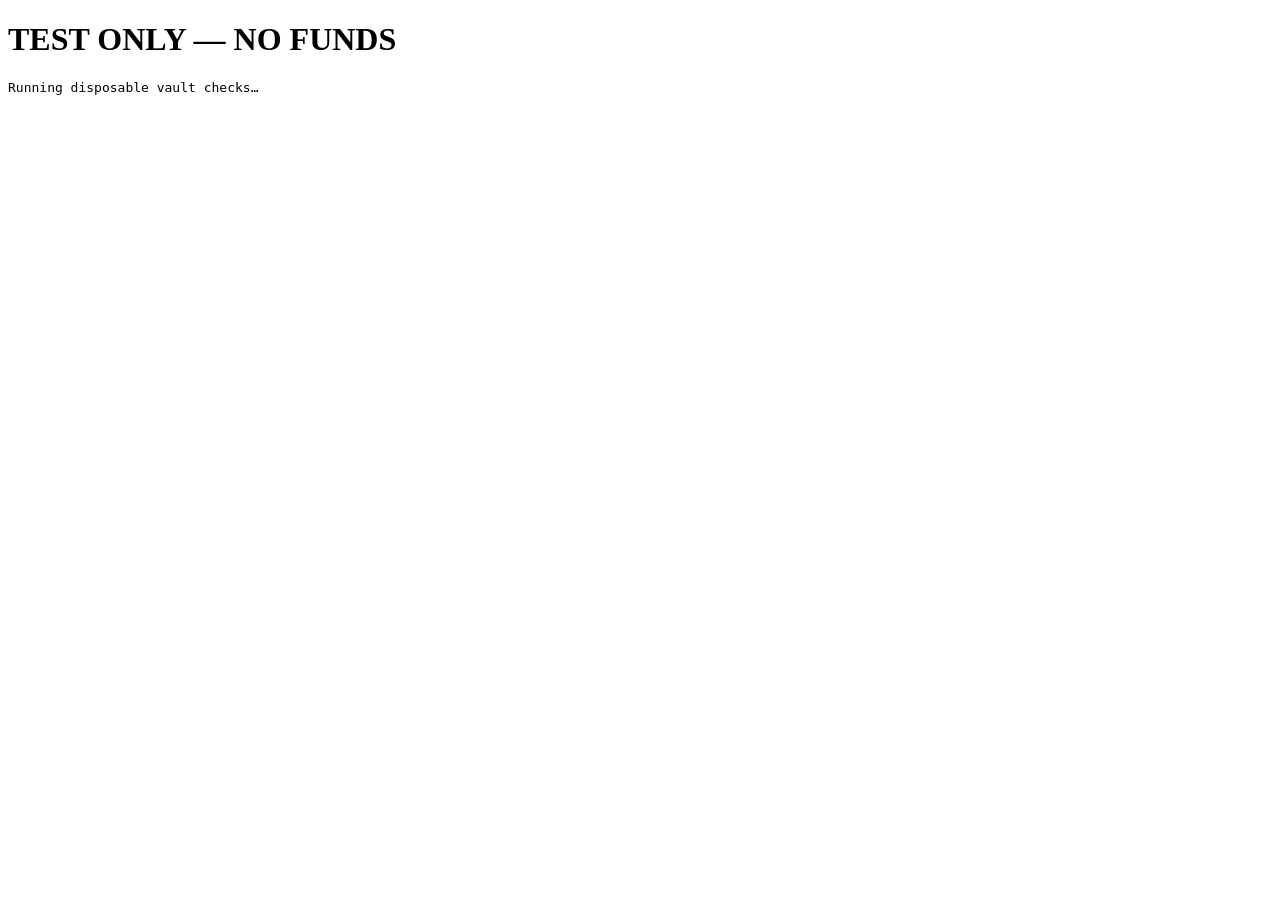
<file: pocket-browser-test/stage19-vault/browser-smoke.html>
<!doctype html><html lang="en"><head><meta charset="utf-8"><title>MEKU Pocket Stage 19 disposable IndexedDB browser checks</title><meta http-equiv="Content-Security-Policy" content="default-src 'self'; script-src 'self'; connect-src 'none'; object-src 'none'; base-uri 'none'; form-action 'none'"></head><body><h1>TEST ONLY — NO FUNDS</h1><pre id="output">Running disposable vault checks…</pre><script type="module" src="./browser-smoke.mjs"></script></body></html>
</file>
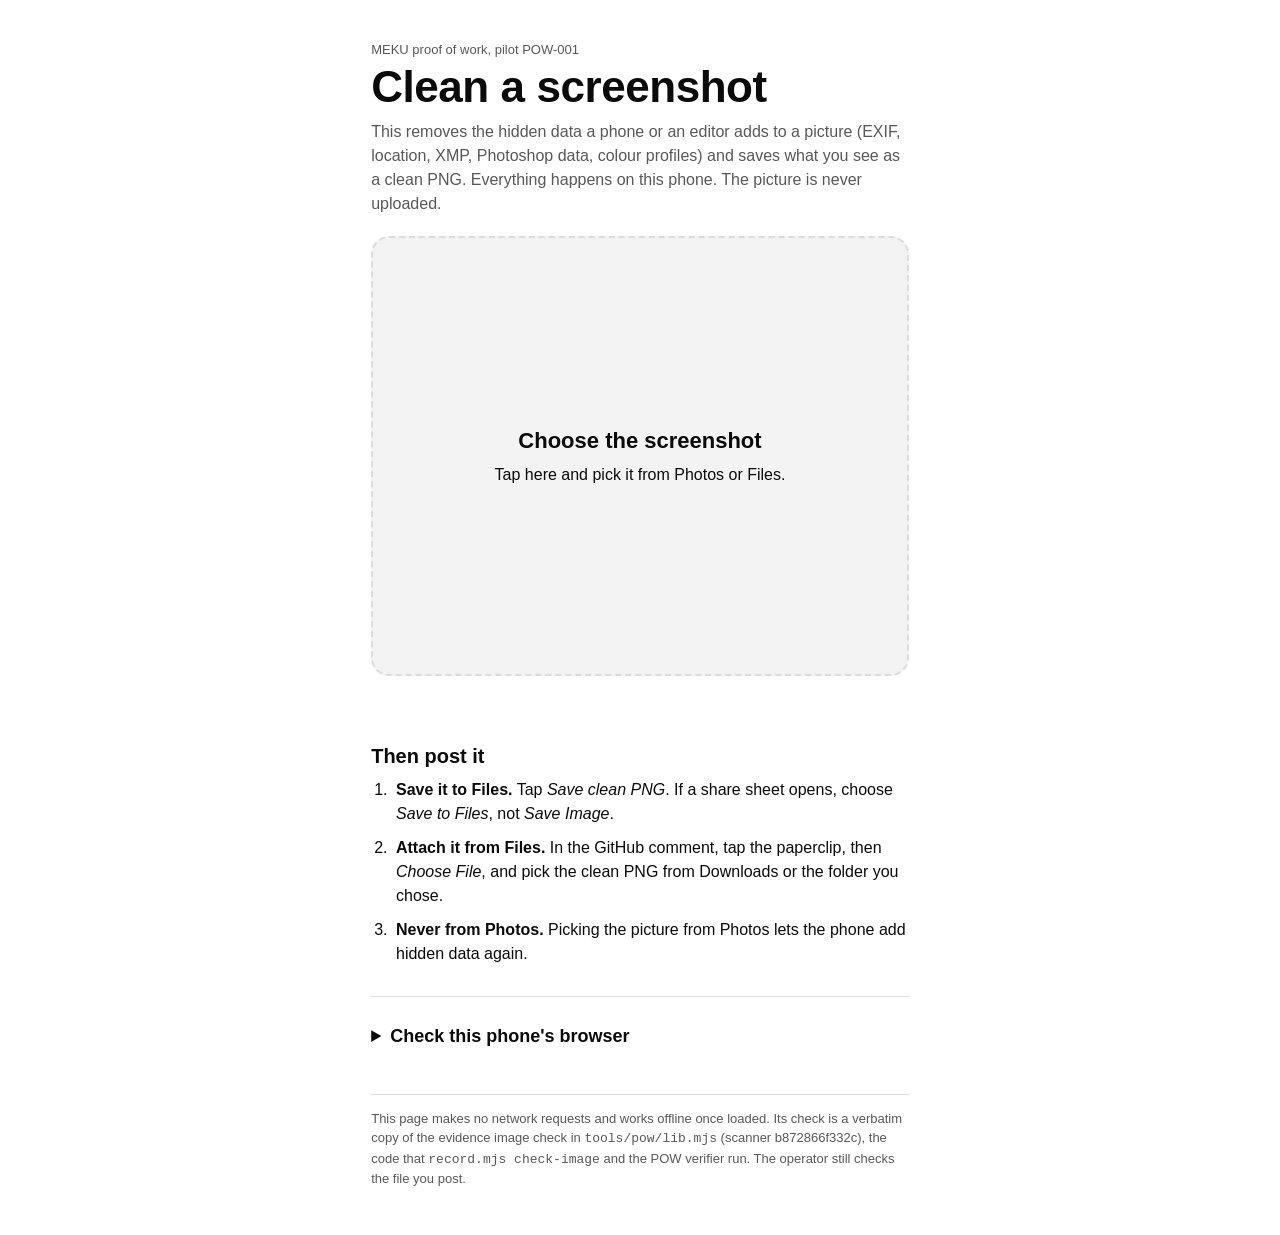
<file: tools/pow/clean-image.html>
<!DOCTYPE html>
<html lang="en">
<head>
<meta charset="utf-8">
<meta name="viewport" content="width=device-width, initial-scale=1">
<meta name="referrer" content="no-referrer">
<title>POW image cleaner</title>
<style>
/* VOICE: plain and exact, a lab tool with one job, for someone holding a phone.
   IDEA: a photo lab's clean-up tray: the picture goes in carrying hidden notes and comes out bare.
   PICTURE: the tool itself, first: a large tray that becomes the cleaned picture under its verdict.
   COLOUR and TYPE: black and white, one mint field for "ready", one red for "not ready"; system
   fonts only, because this page loads nothing from anywhere.
   LAYOUT: one column up to 640px, 48px targets, the steps after the tool, the self-test folded. */
:root{--bg:#fff;--ink:#0b0b0b;--muted:#585858;--line:#dcdcdc;--tray:#f3f3f3;--mint:#b8f5d0;--mint-ink:#06361d;--bad:#ffd9dc;--bad-ink:#6a0010;--btn:#0b0b0b;--btn-ink:#fff;color-scheme:light}
@media (prefers-color-scheme:dark){:root:not([data-theme=light]){--bg:#0b0b0b;--ink:#f2f2f2;--muted:#a9a9a9;--line:#2b2b2b;--tray:#161616;--mint:#b8f5d0;--mint-ink:#06361d;--bad:#4a0710;--bad-ink:#ffd9dc;--btn:#f2f2f2;--btn-ink:#0b0b0b;color-scheme:dark}}
:root[data-theme=dark]{--bg:#0b0b0b;--ink:#f2f2f2;--muted:#a9a9a9;--line:#2b2b2b;--tray:#161616;--mint:#b8f5d0;--mint-ink:#06361d;--bad:#4a0710;--bad-ink:#ffd9dc;--btn:#f2f2f2;--btn-ink:#0b0b0b;color-scheme:dark}
*{box-sizing:border-box;min-width:0}
[hidden]{display:none!important}
html{-webkit-text-size-adjust:100%}
body{margin:0;background:var(--bg);color:var(--ink);font:16px/1.5 -apple-system,BlinkMacSystemFont,"Segoe UI",Roboto,"Helvetica Neue",Arial,sans-serif;overflow-x:clip}
.wrap{max-width:640px;margin:0 auto;padding:clamp(20px,5vw,40px) max(4vw,16px) 48px}
h1{font-size:clamp(32px,8vw,44px);line-height:1.05;margin:4px 0 10px;letter-spacing:-.01em;text-wrap:balance}
h2{font-size:20px;line-height:1.2;margin:0 0 10px}
h3{font-size:16px;margin:0 0 6px}
.small{font-size:13px;color:var(--muted);margin:0}
.lede{margin:0 0 20px;color:var(--muted);max-width:60ch}
.sr{position:absolute;width:1px;height:1px;padding:0;margin:-1px;overflow:hidden;clip:rect(0,0,0,0);border:0}
.tray{display:grid;place-items:center;min-height:min(56vh,440px);border:2px dashed var(--line);border-radius:18px;background:var(--tray);cursor:pointer;overflow:hidden;position:relative}
.tray:focus-within,.tray:hover{border-color:var(--ink)}
.tray.has-image{border-style:solid;cursor:default}
.tray-empty{display:grid;gap:6px;text-align:center;padding:28px}
.tray-empty strong{font-size:22px}
.tray img{display:block;max-width:100%;max-height:min(62vh,560px);-webkit-touch-callout:none;user-select:none;background:repeating-conic-gradient(#d8d8d8 0 25%,#fff 0 50%) 0 0/16px 16px}
.status{margin:14px 0 0;padding:0;font-weight:600;min-height:1.5em}
.status.ok,.status.bad,.status.busy{padding:14px 16px;border-radius:14px}
.status.ok{background:var(--mint);color:var(--mint-ink)}
.status.bad{background:var(--bad);color:var(--bad-ink)}
.status.busy{background:var(--tray)}
.status span{display:block;font-weight:400;margin-top:2px}
.facts{display:grid;grid-template-columns:max-content minmax(0,1fr);gap:6px 14px;margin:16px 0;font-size:15px}
.facts dt{color:var(--muted)}
.facts dd{margin:0;overflow-wrap:anywhere}
.chips{list-style:none;display:flex;flex-wrap:wrap;gap:6px;margin:0 0 18px;padding:0}
.chips li{border:1px solid var(--line);border-radius:999px;padding:3px 10px;font-size:14px}
.button{display:flex;align-items:center;justify-content:center;width:100%;min-height:52px;padding:12px 18px;border-radius:14px;border:2px solid var(--btn);background:transparent;color:var(--ink);font:inherit;font-weight:650;text-decoration:none;cursor:pointer;margin-top:10px}
.button.primary{background:var(--btn);color:var(--btn-ink)}
.button[aria-disabled=true],.button:disabled{opacity:.4;pointer-events:none}
.button:focus-visible,.tray:focus-within{outline:3px solid #2f7cf6;outline-offset:3px}
.note{font-size:14px;color:var(--muted);margin:8px 0 0;min-height:1.4em}
section{margin-top:30px}
ol{padding-left:1.3em;margin:0}
ol li{margin:0 0 10px;padding-left:4px}
details{margin-top:30px;border-top:1px solid var(--line);padding-top:16px}
summary{cursor:pointer;font-weight:650;font-size:18px;padding:10px 0}
.results{list-style:none;padding:0;margin:12px 0 0;display:grid;gap:8px}
.results li{display:grid;grid-template-columns:auto minmax(0,1fr);gap:10px;align-items:start;font-size:15px}
.badge{font-size:12px;font-weight:700;border-radius:999px;padding:2px 9px;margin-top:2px}
.badge.pass{background:var(--mint);color:var(--mint-ink)}
.badge.fail{background:var(--bad);color:var(--bad-ink)}
.foot{margin-top:34px;border-top:1px solid var(--line);padding-top:14px}
code{font-size:13px;overflow-wrap:anywhere}
@media (prefers-reduced-motion:no-preference){.status{transition:background-color .2s}}
</style>
</head>
<body>
<main class="wrap">
  <header>
    <p class="small">MEKU proof of work, pilot POW-001</p>
    <h1>Clean a screenshot</h1>
    <p class="lede">This removes the hidden data a phone or an editor adds to a picture (EXIF, location, XMP, Photoshop data, colour profiles) and saves what you see as a clean PNG. Everything happens on this phone. The picture is never uploaded.</p>
  </header>

  <label class="tray" id="tray" for="file">
    <span class="tray-empty" id="tray-empty">
      <strong>Choose the screenshot</strong>
      <span>Tap here and pick it from Photos or Files.</span>
    </span>
    <img id="preview" alt="The cleaned picture" hidden>
  </label>
  <input id="file" class="sr" type="file" accept="image/*">
  <p id="status" class="status" role="status" aria-live="polite"></p>

  <div id="report" hidden>
    <dl class="facts" id="facts"></dl>
    <h3>Removed from the original</h3>
    <ul class="chips" id="removed"></ul>
    <a id="save" class="button primary" href="#" role="button" aria-disabled="true">Save clean PNG</a>
    <p id="save-note" class="note" aria-live="polite"></p>
    <button id="again" class="button" type="button">Choose another picture</button>
  </div>

  <section>
    <h2>Then post it</h2>
    <ol>
      <li><strong>Save it to Files.</strong> Tap <em>Save clean PNG</em>. If a share sheet opens, choose <em>Save to Files</em>, not <em>Save Image</em>.</li>
      <li><strong>Attach it from Files.</strong> In the GitHub comment, tap the paperclip, then <em>Choose File</em>, and pick the clean PNG from Downloads or the folder you chose.</li>
      <li><strong>Never from Photos.</strong> Picking the picture from Photos lets the phone add hidden data again.</li>
    </ol>
  </section>

  <details id="selftest">
    <summary>Check this phone's browser</summary>
    <p class="note">This makes two test pictures full of hidden data, cleans them here and checks the results. It takes a few seconds and uses no picture of yours.</p>
    <button id="run-test" class="button" type="button">Run the check</button>
    <ul class="results" id="test-results"></ul>
  </details>

  <footer class="foot">
    <p class="small">This page makes no network requests and works offline once loaded. Its check is a verbatim copy of the evidence image check in <code>tools/pow/lib.mjs</code> (scanner b872866f332c), the code that <code>record.mjs check-image</code> and the POW verifier run. The operator still checks the file you post.</p>
  </footer>
</main>
<script>
"use strict";
(() => {
// MEKU proof-of-work image cleaner: the part shared by the page and the Node tests.
// Plain JavaScript on Uint8Array. No imports, no Node or browser APIs beyond TextEncoder and
// TextDecoder, and no network: build-clean-image.mjs copies this file into the page unchanged,
// apart from removing the word "export".

/** A Uint8Array with exactly the Buffer methods the POW image scanner in lib.mjs uses. */
class ByteBuffer extends Uint8Array {
  static from(value, encoding) {
    if (typeof value === "string") {
      if (encoding === "latin1" || encoding === "binary") {
        const out = new ByteBuffer(value.length);
        for (let i = 0; i < value.length; i += 1) out[i] = value.charCodeAt(i) & 0xff;
        return out;
      }
      if (encoding !== undefined && encoding !== "utf8" && encoding !== "utf-8") throw new TypeError(`unsupported encoding ${encoding}`);
      const bytes = new TextEncoder().encode(value);
      return new ByteBuffer(bytes.buffer, bytes.byteOffset, bytes.byteLength);
    }
    if (value instanceof ArrayBuffer) return new ByteBuffer(value.slice(0));
    if (ArrayBuffer.isView(value)) {
      const out = new ByteBuffer(value.byteLength);
      out.set(new Uint8Array(value.buffer, value.byteOffset, value.byteLength));
      return out;
    }
    if (Array.isArray(value)) {
      const out = new ByteBuffer(value.length);
      for (let i = 0; i < value.length; i += 1) out[i] = value[i];
      return out;
    }
    throw new TypeError("ByteBuffer.from needs a string, an array or bytes");
  }

  static isBuffer(value) {
    return value instanceof ByteBuffer;
  }

  static concat(list) {
    let total = 0;
    for (const part of list) total += part.length;
    const out = new ByteBuffer(total);
    let at = 0;
    for (const part of list) {
      out.set(part, at);
      at += part.length;
    }
    return out;
  }

  readUInt16BE(offset) {
    return dataView(this).getUint16(offset, false);
  }

  readUInt16LE(offset) {
    return dataView(this).getUint16(offset, true);
  }

  readUInt32BE(offset) {
    return dataView(this).getUint32(offset, false);
  }

  readUInt32LE(offset) {
    return dataView(this).getUint32(offset, true);
  }

  // Node's rules for the range: a missing or negative start is 0, an end past the bytes is the
  // end, and an empty range gives "".
  toString(encoding = "utf8", start, end) {
    const length = this.length;
    const from = start === undefined || start < 0 ? 0 : Math.trunc(start);
    const to = end === undefined || end > length ? length : Math.trunc(end);
    if (from >= length || to <= from) return "";
    const part = this.subarray(from, to);
    if (encoding === "latin1" || encoding === "binary") {
      let text = "";
      for (let i = 0; i < part.length; i += 8192) text += String.fromCharCode.apply(null, part.subarray(i, i + 8192));
      return text;
    }
    if (encoding === "utf8" || encoding === "utf-8") return new TextDecoder("utf-8").decode(part);
    throw new TypeError(`unsupported encoding ${encoding}`);
  }

  equals(other) {
    if (!(other instanceof Uint8Array) || other.length !== this.length) return false;
    for (let i = 0; i < this.length; i += 1) if (this[i] !== other[i]) return false;
    return true;
  }

  indexOf(needle, from = 0) {
    if (typeof needle === "number") return Uint8Array.prototype.indexOf.call(this, needle, from);
    if (!(needle instanceof Uint8Array)) throw new TypeError("indexOf needs a byte or bytes");
    if (from < 0) throw new RangeError("a negative offset is not supported");
    const start = Math.trunc(from) || 0;
    if (needle.length === 0) return Math.min(start, this.length);
    outer: for (let i = start; i + needle.length <= this.length; i += 1) {
      for (let j = 0; j < needle.length; j += 1) if (this[i + j] !== needle[j]) continue outer;
      return i;
    }
    return -1;
  }

  includes(needle, from = 0) {
    return this.indexOf(needle, from) !== -1;
  }
}

function dataView(bytes) {
  return new DataView(bytes.buffer, bytes.byteOffset, bytes.byteLength);
}

const CRC_TABLE = (() => {
  const table = new Uint32Array(256);
  for (let n = 0; n < 256; n += 1) {
    let c = n;
    for (let k = 0; k < 8; k += 1) c = c & 1 ? 0xedb88320 ^ (c >>> 1) : c >>> 1;
    table[n] = c >>> 0;
  }
  return table;
})();

/** The CRC-32 that PNG chunks carry. */
function crc32(bytes) {
  let c = 0xffffffff;
  for (let i = 0; i < bytes.length; i += 1) c = CRC_TABLE[(c ^ bytes[i]) & 0xff] ^ (c >>> 8);
  return (c ^ 0xffffffff) >>> 0;
}

const PNG_SIGNATURE_BYTES = [0x89, 0x50, 0x4e, 0x47, 0x0d, 0x0a, 0x1a, 0x0a];

function isPng(bytes) {
  return bytes.length >= 8 && PNG_SIGNATURE_BYTES.every((b, i) => bytes[i] === b);
}

function isJpeg(bytes) {
  return bytes.length >= 3 && bytes[0] === 0xff && bytes[1] === 0xd8 && bytes[2] === 0xff;
}

const latin1 = (bytes) => String.fromCharCode.apply(null, bytes);

/** The chunks of a PNG in order, and how many bytes follow IEND. Throws on a damaged file. */
function readPngChunks(bytes) {
  if (!isPng(bytes)) throw new Error("not a PNG file");
  const view = dataView(bytes);
  const chunks = [];
  let offset = 8;
  while (offset + 12 <= bytes.length) {
    const length = view.getUint32(offset);
    const end = offset + 12 + length;
    if (length > 0x7fffffff || end > bytes.length) throw new Error("a chunk runs past the end of the file");
    const type = latin1(bytes.subarray(offset + 4, offset + 8));
    const crcOk = crc32(bytes.subarray(offset + 4, end - 4)) === view.getUint32(end - 4);
    chunks.push({ type, start: offset, end, data: bytes.subarray(offset + 8, end - 4), crcOk });
    offset = end;
    if (type === "IEND") return { chunks, trailing: bytes.length - offset };
  }
  throw new Error("the file has no IEND chunk");
}

// What a picture needs: its header, palette and transparency, and its pixels. Nothing else.
const PIXEL_CHUNKS = new Set(["IHDR", "PLTE", "tRNS", "IDAT", "IEND"]);

/**
 * The same PNG with every chunk dropped except IHDR, PLTE, tRNS, IDAT and IEND, and nothing after
 * IEND. Colour profiles go too: the page draws every picture as sRGB, which a PNG without colour
 * chunks means. Throws on a PNG that is damaged or has no pixels.
 */
function pngEssentialChunks(bytes) {
  const { chunks } = readPngChunks(bytes);
  if (chunks[0].type !== "IHDR" || chunks[0].data.length !== 13 || chunks.filter((c) => c.type === "IHDR").length !== 1)
    throw new Error("the PNG does not start with exactly one header");
  if (!chunks.some((c) => c.type === "IDAT")) throw new Error("the PNG holds no pixel data");
  const kept = chunks.filter((c) => PIXEL_CHUNKS.has(c.type));
  if (kept.some((c) => !c.crcOk)) throw new Error("a pixel chunk of the PNG is damaged");
  let total = 8;
  for (const c of kept) total += c.end - c.start;
  const out = new Uint8Array(total);
  out.set(PNG_SIGNATURE_BYTES, 0);
  let at = 8;
  for (const c of kept) {
    out.set(bytes.subarray(c.start, c.end), at);
    at += c.end - c.start;
  }
  return out;
}

const CHANNELS = { 0: 1, 2: 3, 3: 1, 4: 2, 6: 4 };

/**
 * Whether the PNG's pixel data is complete: it inflates without error to exactly the size its
 * header promises. A cut stream can still carry valid CRCs and pass the metadata check, and
 * some decoders show it anyway. null where this browser cannot inflate (no DecompressionStream).
 */
async function pngPixelDataComplete(bytes) {
  if (typeof DecompressionStream !== "function") return null;
  const { chunks } = readPngChunks(bytes);
  const ihdr = chunks[0].data;
  const view = dataView(ihdr);
  const [width, height, depth, colour, interlace] = [view.getUint32(0), view.getUint32(4), ihdr[8], ihdr[9], ihdr[12]];
  if (!(colour in CHANNELS) || interlace !== 0) return false;
  const expected = height * (1 + Math.ceil((width * CHANNELS[colour] * depth) / 8));
  const idat = joinBytes(chunks.filter((c) => c.type === "IDAT").map((c) => c.data));
  try {
    const reader = new Blob([idat]).stream().pipeThrough(new DecompressionStream("deflate")).getReader();
    let total = 0;
    for (;;) {
      const { done, value } = await reader.read();
      if (done) break;
      total += value.length;
      if (total > expected) {
        await reader.cancel();
        return false;
      }
    }
    return total === expected;
  } catch {
    return false;
  }
}

/** Chunk types of a PNG, in order (for tests and the page's report). */
function pngChunkTypes(bytes) {
  return readPngChunks(bytes).chunks.map((c) => c.type);
}

const PNG_NAMES = {
  eXIf: "EXIF data",
  zxIf: "EXIF data",
  iCCP: "colour profile",
  sRGB: "colour tag",
  gAMA: "colour tag",
  cHRM: "colour tag",
  cICP: "colour tag",
  mDCv: "colour tag",
  cLLi: "colour tag",
  sBIT: "colour tag",
  pHYs: "pixel density",
  tIME: "time stamp",
  tEXt: "text notes",
  zTXt: "text notes",
  iTXt: "text notes",
  iDOT: "Apple layout data",
  bKGD: "background colour",
  acTL: "animation",
  fcTL: "animation",
  fdAT: "animation",
};

/** The hidden parts of an image file, in words, for the page to say what it removed. */
function describeHiddenData(bytes) {
  const found = [];
  const add = (what) => {
    if (!found.includes(what)) found.push(what);
  };
  if (isPng(bytes)) {
    try {
      const { chunks, trailing } = readPngChunks(bytes);
      for (const c of chunks) {
        if (PIXEL_CHUNKS.has(c.type)) continue;
        if (c.type === "iTXt" && latin1(c.data.subarray(0, 18)) === "XML:com.adobe.xmp\0") add("XMP data");
        else add(PNG_NAMES[c.type] ?? `chunk ${c.type}`);
      }
      if (trailing > 0) add("data after the end of the image");
    } catch {
      add("a damaged or unusual file structure");
    }
    return found;
  }
  if (isJpeg(bytes)) {
    let offset = 2;
    let ended = false;
    while (offset + 2 <= bytes.length && bytes[offset] === 0xff) {
      const marker = bytes[offset + 1];
      if (marker === 0xff) {
        offset += 1;
        continue;
      }
      if (marker === 0xd9) {
        offset += 2;
        ended = true;
        break;
      }
      if (marker === 0x01 || (marker >= 0xd0 && marker <= 0xd7)) {
        offset += 2;
        continue;
      }
      if (offset + 4 > bytes.length) break;
      const length = (bytes[offset + 2] << 8) | bytes[offset + 3];
      const seg = bytes.subarray(offset + 4, offset + 2 + length);
      const head = (n) => latin1(seg.subarray(0, n));
      if (marker === 0xe0) add(head(5) === "JFIF\0" ? "JFIF header" : head(5) === "JFXX\0" ? "thumbnail" : "segment APP0");
      else if (marker === 0xe1) add(head(6) === "Exif\0\0" ? "EXIF data" : head(4) === "http" ? "XMP data" : "segment APP1");
      else if (marker === 0xe2) add(head(12) === "ICC_PROFILE\0" ? "colour profile" : head(4) === "MPF\0" ? "extra images (MPF)" : "segment APP2");
      else if (marker === 0xed) add(head(14) === "Photoshop 3.0\0" ? "Photoshop data" : "segment APP13");
      else if (marker === 0xee) add("Adobe colour flag");
      else if (marker === 0xfe) add("comment");
      else if (marker >= 0xe3 && marker <= 0xef) add(`segment APP${marker - 0xe0}`);
      if (marker === 0xda) {
        // The pixels: skip them up to the end-of-image marker.
        let i = offset + 2 + length;
        while (i + 1 < bytes.length && !(bytes[i] === 0xff && bytes[i + 1] !== 0x00 && !(bytes[i + 1] >= 0xd0 && bytes[i + 1] <= 0xd7))) i += 1;
        offset = i;
        continue;
      }
      offset += 2 + length;
    }
    if (!ended) add("a damaged or unusual file structure");
    else if (offset < bytes.length) add("data after the end of the image");
    return found;
  }
  const head = latin1(bytes.subarray(0, 12));
  if (head.slice(4, 8) === "ftyp") add("a HEIC or HEIF file, with its EXIF data");
  else if (head.startsWith("RIFF") && head.slice(8, 12) === "WEBP") add("a WebP file, with any data it holds");
  else if (head.startsWith("GIF8")) add("a GIF file, with any data it holds");
  else add("a file in another format, with any data it holds");
  return found;
}

// ---- Test images with hidden data, for the page's self-test and the Node tests ----------

/** One PNG chunk with its length and CRC. */
function makePngChunk(type, data) {
  const out = new Uint8Array(12 + data.length);
  const view = dataView(out);
  view.setUint32(0, data.length);
  for (let i = 0; i < 4; i += 1) out[4 + i] = type.charCodeAt(i);
  out.set(data, 8);
  view.setUint32(8 + data.length, crc32(out.subarray(4, 8 + data.length)));
  return out;
}

/** The PNG with the given chunks inserted just before IEND. */
function withPngChunks(png, extra) {
  const { chunks } = readPngChunks(png);
  const iend = chunks[chunks.length - 1];
  const parts = [png.subarray(0, iend.start), ...extra, png.subarray(iend.start, iend.end)];
  return joinBytes(parts);
}

/** The JPEG with the given [marker, payload] segments inserted just after its start marker. */
function withJpegSegments(jpeg, segments) {
  const parts = [jpeg.subarray(0, 2)];
  for (const [marker, payload] of segments) {
    const head = new Uint8Array([0xff, marker, (payload.length + 2) >> 8, (payload.length + 2) & 0xff]);
    parts.push(head, payload);
  }
  parts.push(jpeg.subarray(2));
  return joinBytes(parts);
}

function joinBytes(parts) {
  let total = 0;
  for (const p of parts) total += p.length;
  const out = new Uint8Array(total);
  let at = 0;
  for (const p of parts) {
    out.set(p, at);
    at += p.length;
  }
  return out;
}

const asciiBytes = (text) => Uint8Array.from(text, (ch) => ch.charCodeAt(0) & 0xff);

/** A TIFF block, as EXIF holds it, whose first directory points at GPS data. */
function testExifTiff() {
  const t = new Uint8Array(32);
  const v = dataView(t);
  t.set(asciiBytes("II*\0"), 0);
  v.setUint32(4, 8, true);
  v.setUint16(8, 1, true);
  v.setUint16(10, 0x8825, true);
  v.setUint16(12, 4, true);
  v.setUint32(14, 1, true);
  v.setUint32(18, 26, true);
  v.setUint32(22, 0, true);
  v.setUint16(26, 0, true);
  return t;
}

/** An XMP packet naming a place and an editing program, like the ones phones and editors add. */
const TEST_XMP =
  '<x:xmpmeta xmlns:x="adobe:ns:meta/"><rdf:RDF xmlns:rdf="http://www.w3.org/1999/02/22-rdf-syntax-ns#">' +
  '<rdf:Description rdf:about="" xmlns:photoshop="http://ns.adobe.com/photoshop/1.0/" xmlns:xmp="http://ns.adobe.com/xap/1.0/">' +
  "<photoshop:City>Testville</photoshop:City><xmp:CreatorTool>Test editor</xmp:CreatorTool>" +
  "</rdf:Description></rdf:RDF></x:xmpmeta>";

/** PNG chunks like a phone's: EXIF with GPS, XMP, a text note and a time stamp. */
function testPngMetadata() {
  return [
    makePngChunk("eXIf", testExifTiff()),
    makePngChunk("iTXt", joinBytes([asciiBytes("XML:com.adobe.xmp\0\0\0\0\0"), new TextEncoder().encode(TEST_XMP)])),
    makePngChunk("tEXt", asciiBytes("Software\0Test editor")),
    makePngChunk("tIME", new Uint8Array([0x07, 0xea, 11, 28, 7, 0, 0])),
  ];
}

/** JPEG segments like an edited photo's: EXIF with GPS, Photoshop data, XMP and a comment. */
function testJpegMetadata() {
  const iptcCaption = joinBytes([new Uint8Array([0x1c, 0x02, 0x78, 0x00, 0x04]), asciiBytes("test")]);
  const resource = joinBytes([asciiBytes("8BIM"), new Uint8Array([0x04, 0x04, 0, 0, 0, 0, 0, iptcCaption.length]), iptcCaption, new Uint8Array(iptcCaption.length % 2)]);
  return [
    [0xe1, joinBytes([asciiBytes("Exif\0\0"), testExifTiff()])],
    [0xed, joinBytes([asciiBytes("Photoshop 3.0\0"), resource])],
    [0xe1, joinBytes([asciiBytes("http://ns.adobe.com/xap/1.0/\0"), new TextEncoder().encode(TEST_XMP)])],
    [0xfe, asciiBytes("Test comment")],
  ];
}


// The evidence image check of lib.mjs, verbatim. Buffer is the small stand-in above; reading
// compressed data is not offered here, so a file that needs it fails the check (stricter, never
// weaker). A cleaned file never holds compressed data outside its pixels.
const POW = (() => {
  const Buffer = ByteBuffer;
  const inflateSync = () => {
    throw new Error("compressed data is not read by the in-browser check");
  };
const MAX_EVIDENCE_BYTES = 10 * 1024 * 1024;
const MIN_EVIDENCE_SHORT_SIDE = 240;

// ---------------------------------------------------------------------------
// Evidence image checks (PNG and JPEG only). This is an ALLOW-LIST: only structures known to
// carry pixels or colour information pass. Anything else, including data after the end of
// the image, fails, because metadata can reveal where and with which device a photo was taken.

const PNG_SIGNATURE = Buffer.from([0x89, 0x50, 0x4e, 0x47, 0x0d, 0x0a, 0x1a, 0x0a]);
// Pixel, palette, transparency and colour chunks only.
const PNG_ALLOWED = new Set(["IHDR", "PLTE", "IDAT", "IEND", "tRNS", "cHRM", "gAMA", "sBIT", "sRGB", "cICP", "mDCv", "cLLi", "pHYs", "bKGD", "iDOT"]);
const LOCATION_TEXT =
  /GPS|exif:GPS|photoshop:(?:City|State|Country)|Iptc4xmpCore:(?:Location|City|CountryCode)|Iptc4xmpExt:Location|LocationShown|LocationCreated|latitude|longitude/i;

const fail = (code, detail) => ({ level: "FAIL", code, detail });
const warnF = (code, detail) => ({ level: "WARN", code, detail });

function tiffHasGps(tiff) {
  if (tiff.length < 8) return false;
  const little = tiff[0] === 0x49 && tiff[1] === 0x49;
  if (!little && !(tiff[0] === 0x4d && tiff[1] === 0x4d)) return false;
  const u16 = (o) => (little ? tiff.readUInt16LE(o) : tiff.readUInt16BE(o));
  const u32 = (o) => (little ? tiff.readUInt32LE(o) : tiff.readUInt32BE(o));
  const ifd0 = u32(4);
  if (ifd0 + 2 > tiff.length) return false;
  for (let i = 0; i < u16(ifd0); i += 1) {
    const entry = ifd0 + 2 + i * 12;
    if (entry + 12 > tiff.length) break;
    if (u16(entry) === 0x8825) return true;
  }
  return false;
}

function exifFindings(tiff) {
  return [
    fail("EXIF_PRESENT", "EXIF metadata is present"),
    ...(tiffHasGps(tiff) ? [fail("GPS_PRESENT", "EXIF GPS location data is present: treat the image as public and request removal now")] : []),
  ];
}

// The only XMP a phone screenshot needs: its pixel size, orientation, resolution and the
// comment "Screenshot". Every element, attribute and text value in the packet is checked, so a
// name, device, place or any other text anywhere in it fails.
const XMP_ELEMENTS = new Set([
  "x:xmpmeta", "rdf:RDF", "rdf:Description", "rdf:Alt", "rdf:Seq", "rdf:Bag", "rdf:li", "exif:PixelXDimension",
  "exif:PixelYDimension", "exif:UserComment", "tiff:Orientation", "tiff:XResolution", "tiff:YResolution", "tiff:ResolutionUnit",
]);
const XMP_VALUE_NAMES = new Set([...XMP_ELEMENTS].filter((n) => n.startsWith("exif:") || n.startsWith("tiff:")));
const XMP_VALUE = /^(?:[0-9]{1,6}(?:[./][0-9]{1,6})?|screenshot)$/i;

function xmpFindings(text) {
  if (LOCATION_TEXT.test(text)) return [fail("XMP_LOCATION", "XMP metadata contains location fields")];
  const bad = (what) => [fail("XMP_FIELD", `XMP that a screenshot does not need: ${what}`)];
  const packet = String(text).replace(/^\uFEFF/, "").replace(/<\?xpacket\b[^?<>]*\?>/g, "");
  for (const token of packet.split(/(<[^>]*>)/)) {
    if (!token) continue;
    if (!token.startsWith("<")) {
      const value = token.trim();
      if (value && !XMP_VALUE.test(value)) return bad(`the text ${JSON.stringify(value.slice(0, 40))}`);
      continue;
    }
    if (/^<[!?]/.test(token)) return bad("a comment, declaration or processing instruction");
    const tag = token.match(/^<\/?([A-Za-z_][\w.-]*(?::[A-Za-z_][\w.-]*)?)((?:\s+[^\s=<>]+\s*=\s*(?:"[^"]*"|'[^']*'))*)\s*\/?>$/);
    if (!tag) return bad("a malformed tag");
    if (!XMP_ELEMENTS.has(tag[1])) return bad(`the element ${tag[1]}`);
    for (const attr of tag[2].matchAll(/([^\s=<>]+)\s*=\s*(?:"([^"]*)"|'([^']*)')/g)) {
      const [name, value] = [attr[1], attr[2] ?? attr[3]];
      const ok =
        name === "xmlns" || name.startsWith("xmlns:")
          ? /^[\x21-\x7e]{1,200}$/.test(value)
          : name === "x:xmptk"
            ? /^[A-Za-z0-9 ._-]{0,60}$/.test(value)
            : name === "rdf:about"
              ? value === ""
              : name === "rdf:parseType"
                ? value === "Resource"
                : name === "xml:lang"
                  ? /^[A-Za-z-]{1,20}$/.test(value)
                  : XMP_VALUE_NAMES.has(name) && XMP_VALUE.test(value.trim());
      if (!ok) return bad(`the attribute ${name}`);
    }
  }
  return [warnF("XMP_PRESENT", "screenshot XMP with only its pixel size, orientation, resolution and the word Screenshot")];
}

// A colour profile may carry only colour tags, each inside the profile, and short texts (its
// name and copyright). Anything else, or another file hidden inside, fails.
const ICC_TAGS = new Set([
  "desc", "cprt", "wtpt", "bkpt", "rXYZ", "gXYZ", "bXYZ", "rTRC", "gTRC", "bTRC", "kTRC", "chad", "chrm", "lumi", "meas",
  "tech", "view", "vued", "dmnd", "dmdd", "A2B0", "A2B1", "A2B2", "B2A0", "B2A1", "B2A2", "gamt", "pre0", "pre1", "pre2", "cicp",
]);
const ICC_TEXT_TAGS = new Set(["desc", "cprt", "dmnd", "dmdd", "vued"]);
const MAX_ICC_BYTES = 128 * 1024;

function iccFindings(profile) {
  const bad = (what) => [fail("ICC_PROFILE", `colour profile ${what}`)];
  if (profile.length < 132 || profile.length > MAX_ICC_BYTES) return bad(`of ${profile.length} bytes is outside the expected size`);
  if (profile.readUInt32BE(0) !== profile.length || profile.toString("latin1", 36, 40) !== "acsp") return bad("has a malformed header");
  const count = profile.readUInt32BE(128);
  if (count > 64 || 132 + count * 12 > profile.length) return bad("has a malformed tag table");
  for (let i = 0; i < count; i += 1) {
    const entry = 132 + i * 12;
    const sig = profile.toString("latin1", entry, entry + 4);
    const offset = profile.readUInt32BE(entry + 4);
    const size = profile.readUInt32BE(entry + 8);
    if (!ICC_TAGS.has(sig)) return bad(`holds the tag ${JSON.stringify(sig)}, which is not colour data`);
    if (offset + size > profile.length || offset < 132) return bad(`tag ${sig} lies outside the profile`);
    if (ICC_TEXT_TAGS.has(sig) && size > 8192) return bad(`text tag ${sig} is ${size} bytes long`);
  }
  if (profile.includes(Buffer.from("Exif\0\0", "latin1"))) return bad("holds EXIF data");
  return [];
}

function pngIccFindings(data) {
  // iCCP: profile name (1-79 bytes)\0 method compressed-profile
  const zero = data.indexOf(0);
  if (zero < 1 || zero > 79 || data[zero + 1] !== 0) return [fail("ICC_PROFILE", "malformed colour profile chunk")];
  try {
    return iccFindings(inflateSync(data.subarray(zero + 2), { maxOutputLength: MAX_ICC_BYTES + 1 }));
  } catch {
    return [fail("ICC_PROFILE", "unreadable colour profile chunk")];
  }
}

function scanPng(bytes) {
  const out = { mediaType: "image/png", width: null, height: null, findings: [] };
  let offset = 8;
  let sawEnd = false;
  while (offset + 12 <= bytes.length) {
    const length = bytes.readUInt32BE(offset);
    const type = bytes.toString("latin1", offset + 4, offset + 8);
    const dataStart = offset + 8;
    const dataEnd = dataStart + length;
    if (dataEnd + 4 > bytes.length) {
      out.findings.push(fail("PNG_TRUNCATED", `chunk ${JSON.stringify(type)} runs past the end of the file`));
      return out;
    }
    const data = bytes.subarray(dataStart, dataEnd);
    if (type === "IHDR" && length >= 8) {
      out.width = data.readUInt32BE(0);
      out.height = data.readUInt32BE(4);
    } else if (type === "eXIf" || type === "zxIf") {
      out.findings.push(...exifFindings(data));
    } else if (type === "iCCP") {
      out.findings.push(...pngIccFindings(data));
    } else if (type === "iTXt" && data.toString("latin1", 0, 18) === "XML:com.adobe.xmp\0") {
      out.findings.push(...pngXmpFindings(data));
    } else if (type === "tIME") {
      out.findings.push(warnF("PNG_TIME", "a last-modified time chunk is present"));
    } else if (!PNG_ALLOWED.has(type)) {
      out.findings.push(fail("PNG_METADATA_CHUNK", `chunk ${JSON.stringify(type)} is not allowed in evidence (only pixel and colour chunks are)`));
    }
    offset = dataEnd + 4;
    if (type === "IEND") {
      sawEnd = true;
      break;
    }
  }
  if (!sawEnd) out.findings.push(fail("PNG_TRUNCATED", "no IEND chunk"));
  else if (offset < bytes.length) out.findings.push(fail("DATA_AFTER_END", `${bytes.length - offset} bytes follow the end of the image`));
  return out;
}

function pngXmpFindings(data) {
  // iTXt: keyword\0 flag method language\0 translated\0 text
  try {
    const zero = 17;
    const flag = data[zero + 1];
    const langEnd = data.indexOf(0, zero + 3);
    const transEnd = data.indexOf(0, langEnd + 1);
    if (langEnd === -1 || transEnd === -1) return [fail("PNG_METADATA_CHUNK", "malformed XMP chunk")];
    const raw = data.subarray(transEnd + 1);
    // Capped: a small compressed chunk must not expand into gigabytes.
    return xmpFindings((flag === 1 ? inflateSync(raw, { maxOutputLength: 1 << 20 }) : raw).toString("utf8"));
  } catch {
    return [fail("PNG_METADATA_CHUNK", "unreadable XMP chunk")];
  }
}

const JPEG_SOF = new Set([0xc0, 0xc1, 0xc2, 0xc3, 0xc5, 0xc6, 0xc7, 0xc9, 0xca, 0xcb, 0xcd, 0xce, 0xcf]);
// Tables and frame/scan headers carry pixels and coding data, not metadata.
const JPEG_TABLES = new Set([0xc4, 0xcc, 0xdb, 0xdd]);

function scanJpeg(bytes) {
  const out = { mediaType: "image/jpeg", width: null, height: null, findings: [] };
  const iccChunks = [];
  let offset = 2;
  let sawEnd = false;
  while (offset + 2 <= bytes.length) {
    if (bytes[offset] !== 0xff) {
      out.findings.push(fail("JPEG_MALFORMED", `expected a marker at byte ${offset}`));
      return out;
    }
    const marker = bytes[offset + 1];
    if (marker === 0xff) {
      offset += 1; // fill byte
      continue;
    }
    if (marker === 0xd9) {
      offset += 2;
      sawEnd = true;
      break;
    }
    if (marker >= 0xd0 && marker <= 0xd7) {
      offset += 2;
      continue;
    }
    if (offset + 4 > bytes.length) break;
    const length = bytes.readUInt16BE(offset + 2);
    const segEnd = offset + 2 + length;
    if (length < 2 || segEnd > bytes.length) {
      out.findings.push(fail("JPEG_TRUNCATED", `segment 0x${marker.toString(16)} runs past the end`));
      return out;
    }
    const seg = bytes.subarray(offset + 4, segEnd);
    if (marker === 0xe0 && seg.toString("latin1", 0, 5) === "JFIF\0") {
      // JFIF header: resolution and at most a raw RGB thumbnail. (JFXX thumbnails, which can
      // hold a whole JPEG with EXIF, are refused below.)
    } else if (marker === 0xe2 && seg.toString("latin1", 0, 12) === "ICC_PROFILE\0" && seg.length > 14) {
      // A colour profile, possibly split over several segments: checked once reassembled.
      iccChunks.push({ seq: seg[12], data: seg.subarray(14) });
    } else if (marker === 0xee && seg.toString("latin1", 0, 5) === "Adobe") {
      // Adobe colour transform flag: always exactly 12 bytes.
      if (seg.length !== 12) out.findings.push(fail("JPEG_METADATA_SEGMENT", `an Adobe segment of ${seg.length} bytes instead of 12`));
    } else if (marker === 0xe1 && seg.subarray(0, 6).equals(Buffer.from("Exif\0\0", "latin1"))) {
      out.findings.push(...exifFindings(seg.subarray(6)));
    } else if (marker === 0xe1 && seg.toString("latin1", 0, 29) === "http://ns.adobe.com/xap/1.0/\0") {
      out.findings.push(...xmpFindings(seg.toString("utf8", 29)).map((f) => ({ ...f, level: "FAIL" })));
    } else if (JPEG_SOF.has(marker)) {
      if (seg.length >= 5) {
        out.height = seg.readUInt16BE(1);
        out.width = seg.readUInt16BE(3);
      }
    } else if (JPEG_TABLES.has(marker)) {
      // Huffman, arithmetic, quantisation and restart tables.
    } else if (marker === 0xda) {
      // Start of scan: skip the entropy-coded data up to the next real marker.
      let i = segEnd;
      while (i + 1 < bytes.length && !(bytes[i] === 0xff && bytes[i + 1] !== 0x00 && !(bytes[i + 1] >= 0xd0 && bytes[i + 1] <= 0xd7))) i += 1;
      offset = i;
      continue;
    } else {
      out.findings.push(fail("JPEG_METADATA_SEGMENT", `segment 0x${marker.toString(16)} is not allowed in evidence (only pixel and colour segments are)`));
    }
    offset = segEnd;
  }
  if (!sawEnd) out.findings.push(fail("JPEG_TRUNCATED", "no end-of-image marker"));
  else if (offset < bytes.length) out.findings.push(fail("DATA_AFTER_END", `${bytes.length - offset} bytes follow the end of the image`));
  if (iccChunks.length) out.findings.push(...iccFindings(Buffer.concat(iccChunks.sort((a, b) => a.seq - b.seq).map((c) => c.data))));
  return out;
}

/** Media type, dimensions and findings for an evidence file. A FAIL finding blocks PASS. */
function scanImage(bytes) {
  if (!Buffer.isBuffer(bytes)) bytes = Buffer.from(bytes);
  let result;
  if (bytes.length >= 8 && bytes.subarray(0, 8).equals(PNG_SIGNATURE)) result = scanPng(bytes);
  else if (bytes.length >= 4 && bytes[0] === 0xff && bytes[1] === 0xd8) result = scanJpeg(bytes);
  else return { mediaType: null, width: null, height: null, findings: [fail("UNSUPPORTED_TYPE", "evidence must be a PNG or JPEG file")] };
  if (bytes.length > MAX_EVIDENCE_BYTES) result.findings.push(fail("TOO_LARGE", `file is larger than ${MAX_EVIDENCE_BYTES} bytes`));
  if (!result.width || !result.height) result.findings.push(fail("NO_DIMENSIONS", "image dimensions could not be read"));
  else if (Math.min(result.width, result.height) < MIN_EVIDENCE_SHORT_SIDE)
    result.findings.push(fail("TOO_SMALL", `shorter side is below ${MIN_EVIDENCE_SHORT_SIDE} pixels`));
  return result;
}

/** Findings that concern the file's shape rather than its metadata. */
const SHAPE_FINDINGS = new Set(["UNSUPPORTED_TYPE", "TOO_LARGE", "NO_DIMENSIONS", "TOO_SMALL", "PNG_TRUNCATED", "JPEG_MALFORMED", "JPEG_TRUNCATED"]);

  return { scanImage, MAX_EVIDENCE_BYTES, MIN_EVIDENCE_SHORT_SIDE };
})();

const $ = (id) => document.getElementById(id);
const els = {
  file: $("file"), tray: $("tray"), empty: $("tray-empty"), preview: $("preview"), status: $("status"), report: $("report"),
  facts: $("facts"), removed: $("removed"), save: $("save"), saveNote: $("save-note"), again: $("again"),
  runTest: $("run-test"), results: $("test-results"),
};
const MAX_PIXELS = 8388608; // twice the largest iPhone screenshot; photos are refused early
const MAX_INPUT_BYTES = 60 * 1024 * 1024;
let current = null; // { blob, name, url }
let busy = false;

// Inside claude.ai the page runs in a frame that may not start downloads itself; the viewer's
// "downloads" capability saves the file instead. Anywhere else, a plain download link does.
const inViewer = !!(window.claude && typeof window.claude.use === "function");
const downloadsReady = (() => {
  if (!inViewer) return Promise.resolve(null);
  try {
    return Promise.resolve(window.claude.use("downloads")).catch(() => null);
  } catch {
    return Promise.resolve(null);
  }
})();

function setStatus(kind, title, detail) {
  els.status.className = `status ${kind}`;
  els.status.textContent = title;
  if (detail) {
    const span = document.createElement("span");
    span.textContent = detail;
    els.status.append(span);
  }
}

function canvasFor(width, height, opaque) {
  const canvas = document.createElement("canvas");
  canvas.width = width;
  canvas.height = height;
  const ctx = canvas.getContext("2d", { alpha: !opaque, colorSpace: "srgb" });
  if (!ctx) throw new Error("This browser could not make a drawing surface for this picture.");
  return { canvas, ctx };
}
const release = (canvas) => {
  canvas.width = 0;
  canvas.height = 0;
};

function withTimeout(promise, ms, message) {
  let timer;
  return Promise.race([promise, new Promise((_, reject) => (timer = setTimeout(() => reject(new Error(message)), ms)))]).finally(() => clearTimeout(timer));
}

async function decode(blob) {
  const url = URL.createObjectURL(blob);
  const img = new Image();
  img.decoding = "async";
  img.src = url;
  try {
    await withTimeout(img.decode(), 30000, "timeout");
  } catch {
    URL.revokeObjectURL(url);
    throw new Error("This browser cannot open this picture. Use a screenshot (PNG or JPEG).");
  }
  return { img, width: img.naturalWidth, height: img.naturalHeight, done: () => URL.revokeObjectURL(url) };
}

function toBlob(canvas) {
  const saved = new Promise((resolve, reject) => canvas.toBlob((b) => (b ? resolve(b) : reject(new Error("The browser could not save the picture as PNG."))), "image/png"));
  return withTimeout(saved, 60000, "The browser took too long to save the picture. Try again.");
}

function comparePixels(a, b) {
  if (a.width !== b.width || a.height !== b.height) return { same: false, differ: a.width * a.height, max: 255, pixels: a.width * a.height };
  const x = a.data;
  const y = b.data;
  let differ = 0;
  let max = 0;
  for (let i = 0; i < x.length; i += 4) {
    let d = Math.abs(x[i + 3] - y[i + 3]);
    if (x[i + 3] >= 32) d = Math.max(d, Math.abs(x[i] - y[i]), Math.abs(x[i + 1] - y[i + 1]), Math.abs(x[i + 2] - y[i + 2]));
    if (d > max) max = d;
    if (d > 3) differ += 1;
  }
  // "The same" means every pixel within 3 of 255: what a PNG round trip can change, and no more.
  return { same: max <= 3, differ, max, pixels: x.length / 4 };
}

async function sha256Hex(bytes) {
  if (!(window.crypto && crypto.subtle)) return null;
  const digest = new Uint8Array(await crypto.subtle.digest("SHA-256", bytes));
  return Array.from(digest, (b) => b.toString(16).padStart(2, "0")).join("");
}

function kindOf(bytes) {
  if (isPng(bytes)) return "PNG";
  if (isJpeg(bytes)) return "JPEG";
  const head = String.fromCharCode.apply(null, bytes.subarray(0, 12));
  if (head.slice(4, 8) === "ftyp") return "HEIC";
  return "image";
}

/** Draws the picture as this browser shows it, keeps only its pixels as PNG, and checks it. */
async function cleanPicture(blob) {
  if (blob.size > MAX_INPUT_BYTES) throw new Error("This file is too large for this page. Use a screenshot.");
  const original = new Uint8Array(await blob.arrayBuffer());
  const source = await decode(blob);
  const { width, height } = source;
  try {
    if (!width || !height) throw new Error("This picture has no size this browser can read.");
    if (width * height > MAX_PIXELS) throw new Error(`This picture has ${((width * height) / 1e6).toFixed(1)} million pixels, more than this page accepts (${(MAX_PIXELS / 1e6).toFixed(1)} million). Use a screenshot.`);
    const first = canvasFor(width, height, false);
    first.ctx.drawImage(source.img, 0, 0, width, height);
    const shown = first.ctx.getImageData(0, 0, width, height);
    // A picture of one flat colour (or nothing at all) cannot be evidence: refuse it.
    const d = shown.data;
    let blank = true;
    for (let i = 4; i < d.length; i += 4) if (d[i] !== d[0] || d[i + 1] !== d[1] || d[i + 2] !== d[2] || d[i + 3] !== d[3]) { blank = false; break; }
    if (blank) throw new Error("The picture is blank: every pixel has the same colour. Choose the screenshot of your photo.");
    let opaque = true;
    for (let i = 3; i < shown.data.length; i += 4) if (shown.data[i] !== 255) { opaque = false; break; }
    // An opaque picture is saved without an alpha channel, which keeps the file smaller.
    let out = first;
    if (opaque) {
      out = canvasFor(width, height, true);
      out.ctx.drawImage(first.canvas, 0, 0);
    }
    const encoded = new Uint8Array(await (await toBlob(out.canvas)).arrayBuffer());
    if (out !== first) release(out.canvas);
    release(first.canvas);
    const clean = pngEssentialChunks(encoded);
    const complete = await pngPixelDataComplete(clean);
    // The saved file, read back: same size, same pixels as the picture on screen.
    const back = await decode(new Blob([clean], { type: "image/png" }));
    let pixels;
    try {
      const check = canvasFor(back.width, back.height, false);
      check.ctx.drawImage(back.img, 0, 0);
      pixels = comparePixels(shown, check.ctx.getImageData(0, 0, back.width, back.height));
      release(check.canvas);
    } finally {
      back.done();
    }
    let scan;
    try {
      scan = POW.scanImage(clean);
    } catch {
      scan = { findings: [{ level: "FAIL", code: "CHECK_ERROR", detail: "the check could not read the cleaned file" }] };
    }
    let originalScan = { findings: [] };
    try {
      originalScan = POW.scanImage(original);
    } catch {}
    const removed = describeHiddenData(original);
    if (originalScan.findings.some((f) => f.code === "GPS_PRESENT" || f.code === "XMP_LOCATION")) removed.unshift("location");
    return { original, clean, width, height, pixels, complete, scan, removed, kind: kindOf(original), sha256: await sha256Hex(clean) };
  } finally {
    source.done();
  }
}

const codes = (findings) => [...new Set(findings.map((f) => f.code))].join(", ");
const mb = (n) => (n >= 1048576 ? `${(n / 1048576).toFixed(1)} MB` : `${Math.max(1, Math.round(n / 1024))} KB`);

function advice(finding) {
  if (finding.code === "TOO_LARGE") return "The clean file is over 10 MB. Crop the screenshot closer to the paper and the object, then choose it again.";
  if (finding.code === "TOO_SMALL") return `The picture is too small: its shorter side must be at least ${POW.MIN_EVIDENCE_SHORT_SIDE} pixels.`;
  return "Do not post this picture. Take a new screenshot and try again.";
}

function show(result) {
  const fails = result.scan.findings.filter((f) => f.level === "FAIL");
  const ready = fails.length === 0 && result.pixels.same && result.complete !== false;
  if (current?.url) URL.revokeObjectURL(current.url);
  const blob = new Blob([result.clean], { type: "image/png" });
  const name = `pow-clean-${(result.sha256 ?? String(Date.now())).slice(0, 8)}.png`;
  current = { blob, name, url: URL.createObjectURL(blob), ready };
  els.preview.src = current.url;
  els.preview.hidden = false;
  els.empty.hidden = true;
  els.tray.classList.add("has-image");
  if (ready) setStatus("ok", "Ready to post", "The clean PNG passes the POW evidence image check, and its pixels match the picture.");
  else if (result.complete === false) setStatus("bad", "Not ready", "The saved file's pixel data is incomplete. Do not post it. Try again, and tell the operator if it happens again.");
  else if (!result.pixels.same) setStatus("bad", "Not ready", `The saved picture differs from what this browser drew, in ${result.pixels.differ} pixels by up to ${result.pixels.max} of 255. Do not post it, and tell the operator.`);
  else setStatus("bad", "Not ready", `${fails[0].detail}. ${advice(fails[0])}`);
  const rows = [
    ["Picture", `${result.width} × ${result.height} pixels`],
    ["Clean file", `${mb(result.clean.length)} PNG`],
    ["Original", `${mb(result.original.length)} ${result.kind}`],
    ["Pixels", result.pixels.max === 0 ? "identical to the picture" : result.pixels.same ? `the same, within ${result.pixels.max} of 255` : `${result.pixels.differ} differ, by up to ${result.pixels.max} of 255`],
    ["Pixel data", result.complete === null ? "not checked in this browser" : result.complete ? "complete" : "incomplete"],
    ["Check", fails.length ? `FAIL: ${codes(fails)}` : result.scan.findings.length ? `PASS with notes: ${codes(result.scan.findings)}` : "PASS"],
    ["SHA-256", result.sha256 ?? "not available in this browser"],
  ];
  els.facts.replaceChildren(...rows.flatMap(([k, v]) => {
    const dt = document.createElement("dt");
    dt.textContent = k;
    const dd = document.createElement("dd");
    dd.textContent = v;
    return [dt, dd];
  }));
  const removed = result.removed.length ? result.removed : ["nothing: the picture had no hidden data"];
  els.removed.replaceChildren(...removed.map((r) => {
    const li = document.createElement("li");
    li.textContent = r;
    return li;
  }));
  els.save.setAttribute("aria-disabled", String(!ready));
  if (ready && !inViewer) {
    els.save.href = current.url;
    els.save.download = name;
  } else {
    els.save.href = "#";
    els.save.removeAttribute("download");
  }
  els.saveNote.textContent = "";
  els.report.hidden = false;
}

// Back to the empty tray: nothing from an earlier picture stays on screen or can be saved.
function resetTray() {
  if (current?.url) URL.revokeObjectURL(current.url);
  current = null;
  els.preview.hidden = true;
  els.preview.removeAttribute("src");
  els.empty.hidden = false;
  els.tray.classList.remove("has-image");
  els.save.setAttribute("aria-disabled", "true");
  els.save.href = "#";
  els.save.removeAttribute("download");
}

async function handle(file) {
  if (!file || busy) return;
  busy = true;
  els.report.hidden = true;
  resetTray();
  setStatus("busy", "Cleaning…", "This can take a few seconds on a phone.");
  try {
    show(await cleanPicture(file));
  } catch (error) {
    setStatus("bad", "Could not clean this picture", error instanceof Error ? error.message : String(error));
  } finally {
    busy = false;
    els.file.value = "";
  }
}

els.file.addEventListener("change", () => handle(els.file.files && els.file.files[0]));
els.again.addEventListener("click", () => els.file.click());
els.save.addEventListener("click", async (event) => {
  if (!current || !current.ready) {
    event.preventDefault();
    return;
  }
  if (!inViewer) {
    els.saveNote.textContent = `Saved as ${current.name}. On an iPhone it is in Files, under Downloads.`;
    return;
  }
  event.preventDefault();
  const downloads = await downloadsReady;
  if (!downloads) {
    els.saveNote.textContent = "Saving is not available in this view. Do not use another way to save the picture; tell the operator.";
    return;
  }
  try {
    await downloads.save({ filename: current.name, data: current.blob });
    els.saveNote.textContent = `Saved as ${current.name}. If a share sheet opened, you chose where it went; otherwise look in Files, under Downloads.`;
  } catch (error) {
    const code = error && error.code;
    els.saveNote.textContent =
      code === "declined" ? "Not saved." :
      code === "rate_limited" ? "A save is already waiting for an answer. Try again in a moment." :
      code === "host_unavailable" ? "This app cannot save files. Open this page in Safari." :
      "Could not save here. Open this page in Safari and try again.";
  }
});

// ---- Self-test: two pictures full of hidden data, cleaned and checked on this device --------

function testCanvas(width, height) {
  const { canvas, ctx } = canvasFor(width, height, true);
  const g = ctx.createLinearGradient(0, 0, width, height);
  g.addColorStop(0, "#0a7d4f");
  g.addColorStop(1, "#e0569c");
  ctx.fillStyle = g;
  ctx.fillRect(0, 0, width, height);
  ctx.fillStyle = "#ffffff";
  ctx.fillRect(width * 0.1, height * 0.3, width * 0.8, height * 0.4);
  ctx.fillStyle = "#111111";
  ctx.font = `700 ${Math.round(height / 7)}px -apple-system, system-ui, sans-serif`;
  ctx.textAlign = "center";
  ctx.textBaseline = "middle";
  ctx.fillText("POW 2345 TEST", width / 2, height / 2);
  return canvas;
}

async function selfTest() {
  const rows = [];
  const record = (ok, text) => rows.push({ ok, text });
  const fails = (bytes) => [...new Set(POW.scanImage(bytes).findings.filter((f) => f.level === "FAIL").map((f) => f.code))];
  try {
    const canvas = testCanvas(600, 400);
    const png = new Uint8Array(await (await toBlob(canvas)).arrayBuffer());
    const jpeg = new Uint8Array(await (await new Promise((r) => canvas.toBlob(r, "image/jpeg", 0.92))).arrayBuffer());
    release(canvas);
    const dirtyPng = withPngChunks(png, testPngMetadata());
    const dirtyJpeg = withJpegSegments(jpeg, testJpegMetadata());
    for (const [label, dirty, type] of [["PNG with EXIF location, XMP, a text note and a time stamp", dirtyPng, "image/png"], ["JPEG with EXIF location, Photoshop data, XMP and a comment", dirtyJpeg, "image/jpeg"]]) {
      const before = fails(dirty);
      record(before.includes("GPS_PRESENT") && before.includes("EXIF_PRESENT"), `Test ${label}: the check refuses it (${before.join(", ") || "no finding"}).`);
      const result = await cleanPicture(new Blob([dirty], { type }));
      const after = [...new Set(result.scan.findings.filter((f) => f.level === "FAIL").map((f) => f.code))];
      const onlyPixels = pngChunkTypes(result.clean).every((t) => ["IHDR", "PLTE", "tRNS", "IDAT", "IEND"].includes(t));
      record(after.length === 0 && result.pixels.same && result.complete !== false && onlyPixels && result.width === 600 && result.height === 400,
        `Cleaned: ${after.length ? `FAIL ${after.join(", ")}` : "passes the check"}, ${result.pixels.same ? "pixels unchanged" : `${result.pixels.differ} pixels differ`}, ${result.complete === false ? "pixel data incomplete" : "pixel data complete"}, ${onlyPixels ? "only pixel data left" : "other data left"}.`);
    }
  } catch (error) {
    record(false, `The test stopped: ${error instanceof Error ? error.message : String(error)}`);
  }
  const ok = rows.length === 4 && rows.every((r) => r.ok);
  rows.push({ ok, text: ok ? "This browser cleans pictures correctly." : "Something failed: do not use this browser for POW pictures, and tell the operator." });
  rows.push({ ok: null, text: `Browser: ${navigator.userAgent}` });
  els.results.replaceChildren(...rows.map((r) => {
    const li = document.createElement("li");
    const badge = document.createElement("span");
    badge.className = `badge ${r.ok === null ? "" : r.ok ? "pass" : "fail"}`;
    badge.textContent = r.ok === null ? "info" : r.ok ? "passed" : "failed";
    const text = document.createElement("span");
    text.textContent = r.text;
    li.append(badge, text);
    return li;
  }));
  return ok;
}

els.runTest.addEventListener("click", async () => {
  if (busy) return;
  busy = true;
  els.runTest.disabled = true;
  els.results.replaceChildren();
  try {
    await selfTest();
  } finally {
    els.runTest.disabled = false;
    busy = false;
  }
});
})();
</script>
</body>
</html>
</file>
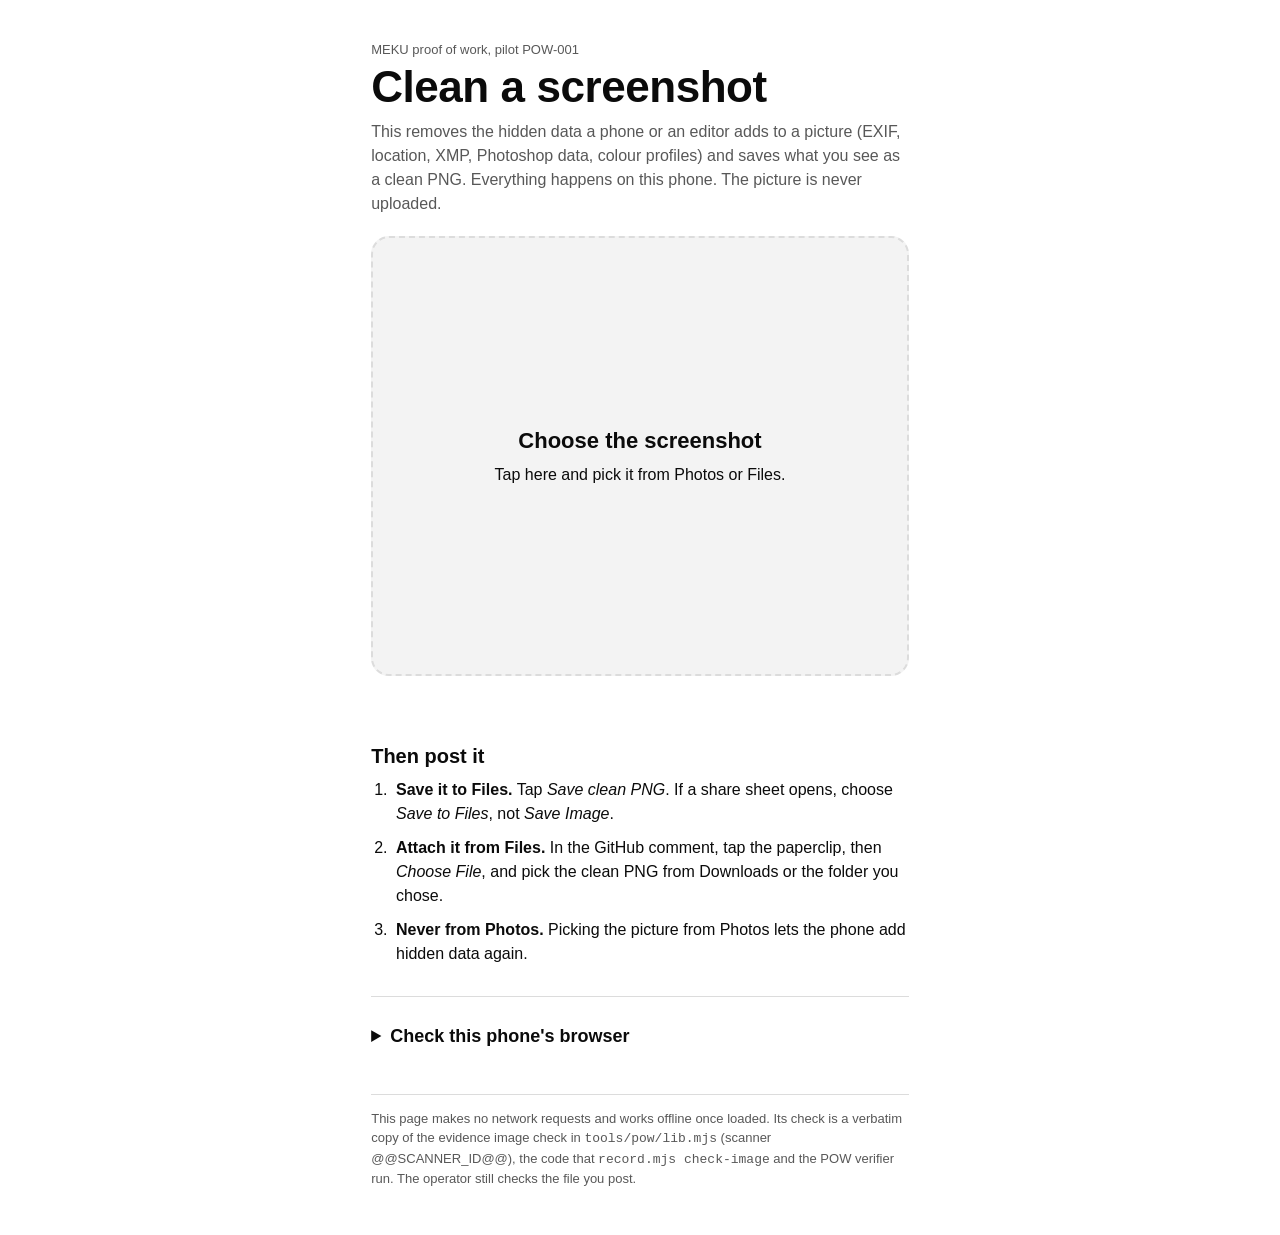
<file: tools/pow/clean-image.template.html>
<!DOCTYPE html>
<html lang="en">
<head>
<meta charset="utf-8">
<meta name="viewport" content="width=device-width, initial-scale=1">
<meta name="referrer" content="no-referrer">
<title>POW image cleaner</title>
<style>
/* VOICE: plain and exact, a lab tool with one job, for someone holding a phone.
   IDEA: a photo lab's clean-up tray: the picture goes in carrying hidden notes and comes out bare.
   PICTURE: the tool itself, first: a large tray that becomes the cleaned picture under its verdict.
   COLOUR and TYPE: black and white, one mint field for "ready", one red for "not ready"; system
   fonts only, because this page loads nothing from anywhere.
   LAYOUT: one column up to 640px, 48px targets, the steps after the tool, the self-test folded. */
:root{--bg:#fff;--ink:#0b0b0b;--muted:#585858;--line:#dcdcdc;--tray:#f3f3f3;--mint:#b8f5d0;--mint-ink:#06361d;--bad:#ffd9dc;--bad-ink:#6a0010;--btn:#0b0b0b;--btn-ink:#fff;color-scheme:light}
@media (prefers-color-scheme:dark){:root:not([data-theme=light]){--bg:#0b0b0b;--ink:#f2f2f2;--muted:#a9a9a9;--line:#2b2b2b;--tray:#161616;--mint:#b8f5d0;--mint-ink:#06361d;--bad:#4a0710;--bad-ink:#ffd9dc;--btn:#f2f2f2;--btn-ink:#0b0b0b;color-scheme:dark}}
:root[data-theme=dark]{--bg:#0b0b0b;--ink:#f2f2f2;--muted:#a9a9a9;--line:#2b2b2b;--tray:#161616;--mint:#b8f5d0;--mint-ink:#06361d;--bad:#4a0710;--bad-ink:#ffd9dc;--btn:#f2f2f2;--btn-ink:#0b0b0b;color-scheme:dark}
*{box-sizing:border-box;min-width:0}
[hidden]{display:none!important}
html{-webkit-text-size-adjust:100%}
body{margin:0;background:var(--bg);color:var(--ink);font:16px/1.5 -apple-system,BlinkMacSystemFont,"Segoe UI",Roboto,"Helvetica Neue",Arial,sans-serif;overflow-x:clip}
.wrap{max-width:640px;margin:0 auto;padding:clamp(20px,5vw,40px) max(4vw,16px) 48px}
h1{font-size:clamp(32px,8vw,44px);line-height:1.05;margin:4px 0 10px;letter-spacing:-.01em;text-wrap:balance}
h2{font-size:20px;line-height:1.2;margin:0 0 10px}
h3{font-size:16px;margin:0 0 6px}
.small{font-size:13px;color:var(--muted);margin:0}
.lede{margin:0 0 20px;color:var(--muted);max-width:60ch}
.sr{position:absolute;width:1px;height:1px;padding:0;margin:-1px;overflow:hidden;clip:rect(0,0,0,0);border:0}
.tray{display:grid;place-items:center;min-height:min(56vh,440px);border:2px dashed var(--line);border-radius:18px;background:var(--tray);cursor:pointer;overflow:hidden;position:relative}
.tray:focus-within,.tray:hover{border-color:var(--ink)}
.tray.has-image{border-style:solid;cursor:default}
.tray-empty{display:grid;gap:6px;text-align:center;padding:28px}
.tray-empty strong{font-size:22px}
.tray img{display:block;max-width:100%;max-height:min(62vh,560px);-webkit-touch-callout:none;user-select:none;background:repeating-conic-gradient(#d8d8d8 0 25%,#fff 0 50%) 0 0/16px 16px}
.status{margin:14px 0 0;padding:0;font-weight:600;min-height:1.5em}
.status.ok,.status.bad,.status.busy{padding:14px 16px;border-radius:14px}
.status.ok{background:var(--mint);color:var(--mint-ink)}
.status.bad{background:var(--bad);color:var(--bad-ink)}
.status.busy{background:var(--tray)}
.status span{display:block;font-weight:400;margin-top:2px}
.facts{display:grid;grid-template-columns:max-content minmax(0,1fr);gap:6px 14px;margin:16px 0;font-size:15px}
.facts dt{color:var(--muted)}
.facts dd{margin:0;overflow-wrap:anywhere}
.chips{list-style:none;display:flex;flex-wrap:wrap;gap:6px;margin:0 0 18px;padding:0}
.chips li{border:1px solid var(--line);border-radius:999px;padding:3px 10px;font-size:14px}
.button{display:flex;align-items:center;justify-content:center;width:100%;min-height:52px;padding:12px 18px;border-radius:14px;border:2px solid var(--btn);background:transparent;color:var(--ink);font:inherit;font-weight:650;text-decoration:none;cursor:pointer;margin-top:10px}
.button.primary{background:var(--btn);color:var(--btn-ink)}
.button[aria-disabled=true],.button:disabled{opacity:.4;pointer-events:none}
.button:focus-visible,.tray:focus-within{outline:3px solid #2f7cf6;outline-offset:3px}
.note{font-size:14px;color:var(--muted);margin:8px 0 0;min-height:1.4em}
section{margin-top:30px}
ol{padding-left:1.3em;margin:0}
ol li{margin:0 0 10px;padding-left:4px}
details{margin-top:30px;border-top:1px solid var(--line);padding-top:16px}
summary{cursor:pointer;font-weight:650;font-size:18px;padding:10px 0}
.results{list-style:none;padding:0;margin:12px 0 0;display:grid;gap:8px}
.results li{display:grid;grid-template-columns:auto minmax(0,1fr);gap:10px;align-items:start;font-size:15px}
.badge{font-size:12px;font-weight:700;border-radius:999px;padding:2px 9px;margin-top:2px}
.badge.pass{background:var(--mint);color:var(--mint-ink)}
.badge.fail{background:var(--bad);color:var(--bad-ink)}
.foot{margin-top:34px;border-top:1px solid var(--line);padding-top:14px}
code{font-size:13px;overflow-wrap:anywhere}
@media (prefers-reduced-motion:no-preference){.status{transition:background-color .2s}}
</style>
</head>
<body>
<main class="wrap">
  <header>
    <p class="small">MEKU proof of work, pilot POW-001</p>
    <h1>Clean a screenshot</h1>
    <p class="lede">This removes the hidden data a phone or an editor adds to a picture (EXIF, location, XMP, Photoshop data, colour profiles) and saves what you see as a clean PNG. Everything happens on this phone. The picture is never uploaded.</p>
  </header>

  <label class="tray" id="tray" for="file">
    <span class="tray-empty" id="tray-empty">
      <strong>Choose the screenshot</strong>
      <span>Tap here and pick it from Photos or Files.</span>
    </span>
    <img id="preview" alt="The cleaned picture" hidden>
  </label>
  <input id="file" class="sr" type="file" accept="image/*">
  <p id="status" class="status" role="status" aria-live="polite"></p>

  <div id="report" hidden>
    <dl class="facts" id="facts"></dl>
    <h3>Removed from the original</h3>
    <ul class="chips" id="removed"></ul>
    <a id="save" class="button primary" href="#" role="button" aria-disabled="true">Save clean PNG</a>
    <p id="save-note" class="note" aria-live="polite"></p>
    <button id="again" class="button" type="button">Choose another picture</button>
  </div>

  <section>
    <h2>Then post it</h2>
    <ol>
      <li><strong>Save it to Files.</strong> Tap <em>Save clean PNG</em>. If a share sheet opens, choose <em>Save to Files</em>, not <em>Save Image</em>.</li>
      <li><strong>Attach it from Files.</strong> In the GitHub comment, tap the paperclip, then <em>Choose File</em>, and pick the clean PNG from Downloads or the folder you chose.</li>
      <li><strong>Never from Photos.</strong> Picking the picture from Photos lets the phone add hidden data again.</li>
    </ol>
  </section>

  <details id="selftest">
    <summary>Check this phone's browser</summary>
    <p class="note">This makes two test pictures full of hidden data, cleans them here and checks the results. It takes a few seconds and uses no picture of yours.</p>
    <button id="run-test" class="button" type="button">Run the check</button>
    <ul class="results" id="test-results"></ul>
  </details>

  <footer class="foot">
    <p class="small">This page makes no network requests and works offline once loaded. Its check is a verbatim copy of the evidence image check in <code>tools/pow/lib.mjs</code> (scanner @@SCANNER_ID@@), the code that <code>record.mjs check-image</code> and the POW verifier run. The operator still checks the file you post.</p>
  </footer>
</main>
<script>
"use strict";
(() => {
/*@@CORE@@*/

// The evidence image check of lib.mjs, verbatim. Buffer is the small stand-in above; reading
// compressed data is not offered here, so a file that needs it fails the check (stricter, never
// weaker). A cleaned file never holds compressed data outside its pixels.
const POW = (() => {
  const Buffer = ByteBuffer;
  const inflateSync = () => {
    throw new Error("compressed data is not read by the in-browser check");
  };
/*@@SCANNER@@*/
  return { scanImage, MAX_EVIDENCE_BYTES, MIN_EVIDENCE_SHORT_SIDE };
})();

const $ = (id) => document.getElementById(id);
const els = {
  file: $("file"), tray: $("tray"), empty: $("tray-empty"), preview: $("preview"), status: $("status"), report: $("report"),
  facts: $("facts"), removed: $("removed"), save: $("save"), saveNote: $("save-note"), again: $("again"),
  runTest: $("run-test"), results: $("test-results"),
};
const MAX_PIXELS = 8388608; // twice the largest iPhone screenshot; photos are refused early
const MAX_INPUT_BYTES = 60 * 1024 * 1024;
let current = null; // { blob, name, url }
let busy = false;

// Inside claude.ai the page runs in a frame that may not start downloads itself; the viewer's
// "downloads" capability saves the file instead. Anywhere else, a plain download link does.
const inViewer = !!(window.claude && typeof window.claude.use === "function");
const downloadsReady = (() => {
  if (!inViewer) return Promise.resolve(null);
  try {
    return Promise.resolve(window.claude.use("downloads")).catch(() => null);
  } catch {
    return Promise.resolve(null);
  }
})();

function setStatus(kind, title, detail) {
  els.status.className = `status ${kind}`;
  els.status.textContent = title;
  if (detail) {
    const span = document.createElement("span");
    span.textContent = detail;
    els.status.append(span);
  }
}

function canvasFor(width, height, opaque) {
  const canvas = document.createElement("canvas");
  canvas.width = width;
  canvas.height = height;
  const ctx = canvas.getContext("2d", { alpha: !opaque, colorSpace: "srgb" });
  if (!ctx) throw new Error("This browser could not make a drawing surface for this picture.");
  return { canvas, ctx };
}
const release = (canvas) => {
  canvas.width = 0;
  canvas.height = 0;
};

function withTimeout(promise, ms, message) {
  let timer;
  return Promise.race([promise, new Promise((_, reject) => (timer = setTimeout(() => reject(new Error(message)), ms)))]).finally(() => clearTimeout(timer));
}

async function decode(blob) {
  const url = URL.createObjectURL(blob);
  const img = new Image();
  img.decoding = "async";
  img.src = url;
  try {
    await withTimeout(img.decode(), 30000, "timeout");
  } catch {
    URL.revokeObjectURL(url);
    throw new Error("This browser cannot open this picture. Use a screenshot (PNG or JPEG).");
  }
  return { img, width: img.naturalWidth, height: img.naturalHeight, done: () => URL.revokeObjectURL(url) };
}

function toBlob(canvas) {
  const saved = new Promise((resolve, reject) => canvas.toBlob((b) => (b ? resolve(b) : reject(new Error("The browser could not save the picture as PNG."))), "image/png"));
  return withTimeout(saved, 60000, "The browser took too long to save the picture. Try again.");
}

function comparePixels(a, b) {
  if (a.width !== b.width || a.height !== b.height) return { same: false, differ: a.width * a.height, max: 255, pixels: a.width * a.height };
  const x = a.data;
  const y = b.data;
  let differ = 0;
  let max = 0;
  for (let i = 0; i < x.length; i += 4) {
    let d = Math.abs(x[i + 3] - y[i + 3]);
    if (x[i + 3] >= 32) d = Math.max(d, Math.abs(x[i] - y[i]), Math.abs(x[i + 1] - y[i + 1]), Math.abs(x[i + 2] - y[i + 2]));
    if (d > max) max = d;
    if (d > 3) differ += 1;
  }
  // "The same" means every pixel within 3 of 255: what a PNG round trip can change, and no more.
  return { same: max <= 3, differ, max, pixels: x.length / 4 };
}

async function sha256Hex(bytes) {
  if (!(window.crypto && crypto.subtle)) return null;
  const digest = new Uint8Array(await crypto.subtle.digest("SHA-256", bytes));
  return Array.from(digest, (b) => b.toString(16).padStart(2, "0")).join("");
}

function kindOf(bytes) {
  if (isPng(bytes)) return "PNG";
  if (isJpeg(bytes)) return "JPEG";
  const head = String.fromCharCode.apply(null, bytes.subarray(0, 12));
  if (head.slice(4, 8) === "ftyp") return "HEIC";
  return "image";
}

/** Draws the picture as this browser shows it, keeps only its pixels as PNG, and checks it. */
async function cleanPicture(blob) {
  if (blob.size > MAX_INPUT_BYTES) throw new Error("This file is too large for this page. Use a screenshot.");
  const original = new Uint8Array(await blob.arrayBuffer());
  const source = await decode(blob);
  const { width, height } = source;
  try {
    if (!width || !height) throw new Error("This picture has no size this browser can read.");
    if (width * height > MAX_PIXELS) throw new Error(`This picture has ${((width * height) / 1e6).toFixed(1)} million pixels, more than this page accepts (${(MAX_PIXELS / 1e6).toFixed(1)} million). Use a screenshot.`);
    const first = canvasFor(width, height, false);
    first.ctx.drawImage(source.img, 0, 0, width, height);
    const shown = first.ctx.getImageData(0, 0, width, height);
    // A picture of one flat colour (or nothing at all) cannot be evidence: refuse it.
    const d = shown.data;
    let blank = true;
    for (let i = 4; i < d.length; i += 4) if (d[i] !== d[0] || d[i + 1] !== d[1] || d[i + 2] !== d[2] || d[i + 3] !== d[3]) { blank = false; break; }
    if (blank) throw new Error("The picture is blank: every pixel has the same colour. Choose the screenshot of your photo.");
    let opaque = true;
    for (let i = 3; i < shown.data.length; i += 4) if (shown.data[i] !== 255) { opaque = false; break; }
    // An opaque picture is saved without an alpha channel, which keeps the file smaller.
    let out = first;
    if (opaque) {
      out = canvasFor(width, height, true);
      out.ctx.drawImage(first.canvas, 0, 0);
    }
    const encoded = new Uint8Array(await (await toBlob(out.canvas)).arrayBuffer());
    if (out !== first) release(out.canvas);
    release(first.canvas);
    const clean = pngEssentialChunks(encoded);
    const complete = await pngPixelDataComplete(clean);
    // The saved file, read back: same size, same pixels as the picture on screen.
    const back = await decode(new Blob([clean], { type: "image/png" }));
    let pixels;
    try {
      const check = canvasFor(back.width, back.height, false);
      check.ctx.drawImage(back.img, 0, 0);
      pixels = comparePixels(shown, check.ctx.getImageData(0, 0, back.width, back.height));
      release(check.canvas);
    } finally {
      back.done();
    }
    let scan;
    try {
      scan = POW.scanImage(clean);
    } catch {
      scan = { findings: [{ level: "FAIL", code: "CHECK_ERROR", detail: "the check could not read the cleaned file" }] };
    }
    let originalScan = { findings: [] };
    try {
      originalScan = POW.scanImage(original);
    } catch {}
    const removed = describeHiddenData(original);
    if (originalScan.findings.some((f) => f.code === "GPS_PRESENT" || f.code === "XMP_LOCATION")) removed.unshift("location");
    return { original, clean, width, height, pixels, complete, scan, removed, kind: kindOf(original), sha256: await sha256Hex(clean) };
  } finally {
    source.done();
  }
}

const codes = (findings) => [...new Set(findings.map((f) => f.code))].join(", ");
const mb = (n) => (n >= 1048576 ? `${(n / 1048576).toFixed(1)} MB` : `${Math.max(1, Math.round(n / 1024))} KB`);

function advice(finding) {
  if (finding.code === "TOO_LARGE") return "The clean file is over 10 MB. Crop the screenshot closer to the paper and the object, then choose it again.";
  if (finding.code === "TOO_SMALL") return `The picture is too small: its shorter side must be at least ${POW.MIN_EVIDENCE_SHORT_SIDE} pixels.`;
  return "Do not post this picture. Take a new screenshot and try again.";
}

function show(result) {
  const fails = result.scan.findings.filter((f) => f.level === "FAIL");
  const ready = fails.length === 0 && result.pixels.same && result.complete !== false;
  if (current?.url) URL.revokeObjectURL(current.url);
  const blob = new Blob([result.clean], { type: "image/png" });
  const name = `pow-clean-${(result.sha256 ?? String(Date.now())).slice(0, 8)}.png`;
  current = { blob, name, url: URL.createObjectURL(blob), ready };
  els.preview.src = current.url;
  els.preview.hidden = false;
  els.empty.hidden = true;
  els.tray.classList.add("has-image");
  if (ready) setStatus("ok", "Ready to post", "The clean PNG passes the POW evidence image check, and its pixels match the picture.");
  else if (result.complete === false) setStatus("bad", "Not ready", "The saved file's pixel data is incomplete. Do not post it. Try again, and tell the operator if it happens again.");
  else if (!result.pixels.same) setStatus("bad", "Not ready", `The saved picture differs from what this browser drew, in ${result.pixels.differ} pixels by up to ${result.pixels.max} of 255. Do not post it, and tell the operator.`);
  else setStatus("bad", "Not ready", `${fails[0].detail}. ${advice(fails[0])}`);
  const rows = [
    ["Picture", `${result.width} × ${result.height} pixels`],
    ["Clean file", `${mb(result.clean.length)} PNG`],
    ["Original", `${mb(result.original.length)} ${result.kind}`],
    ["Pixels", result.pixels.max === 0 ? "identical to the picture" : result.pixels.same ? `the same, within ${result.pixels.max} of 255` : `${result.pixels.differ} differ, by up to ${result.pixels.max} of 255`],
    ["Pixel data", result.complete === null ? "not checked in this browser" : result.complete ? "complete" : "incomplete"],
    ["Check", fails.length ? `FAIL: ${codes(fails)}` : result.scan.findings.length ? `PASS with notes: ${codes(result.scan.findings)}` : "PASS"],
    ["SHA-256", result.sha256 ?? "not available in this browser"],
  ];
  els.facts.replaceChildren(...rows.flatMap(([k, v]) => {
    const dt = document.createElement("dt");
    dt.textContent = k;
    const dd = document.createElement("dd");
    dd.textContent = v;
    return [dt, dd];
  }));
  const removed = result.removed.length ? result.removed : ["nothing: the picture had no hidden data"];
  els.removed.replaceChildren(...removed.map((r) => {
    const li = document.createElement("li");
    li.textContent = r;
    return li;
  }));
  els.save.setAttribute("aria-disabled", String(!ready));
  if (ready && !inViewer) {
    els.save.href = current.url;
    els.save.download = name;
  } else {
    els.save.href = "#";
    els.save.removeAttribute("download");
  }
  els.saveNote.textContent = "";
  els.report.hidden = false;
}

// Back to the empty tray: nothing from an earlier picture stays on screen or can be saved.
function resetTray() {
  if (current?.url) URL.revokeObjectURL(current.url);
  current = null;
  els.preview.hidden = true;
  els.preview.removeAttribute("src");
  els.empty.hidden = false;
  els.tray.classList.remove("has-image");
  els.save.setAttribute("aria-disabled", "true");
  els.save.href = "#";
  els.save.removeAttribute("download");
}

async function handle(file) {
  if (!file || busy) return;
  busy = true;
  els.report.hidden = true;
  resetTray();
  setStatus("busy", "Cleaning…", "This can take a few seconds on a phone.");
  try {
    show(await cleanPicture(file));
  } catch (error) {
    setStatus("bad", "Could not clean this picture", error instanceof Error ? error.message : String(error));
  } finally {
    busy = false;
    els.file.value = "";
  }
}

els.file.addEventListener("change", () => handle(els.file.files && els.file.files[0]));
els.again.addEventListener("click", () => els.file.click());
els.save.addEventListener("click", async (event) => {
  if (!current || !current.ready) {
    event.preventDefault();
    return;
  }
  if (!inViewer) {
    els.saveNote.textContent = `Saved as ${current.name}. On an iPhone it is in Files, under Downloads.`;
    return;
  }
  event.preventDefault();
  const downloads = await downloadsReady;
  if (!downloads) {
    els.saveNote.textContent = "Saving is not available in this view. Do not use another way to save the picture; tell the operator.";
    return;
  }
  try {
    await downloads.save({ filename: current.name, data: current.blob });
    els.saveNote.textContent = `Saved as ${current.name}. If a share sheet opened, you chose where it went; otherwise look in Files, under Downloads.`;
  } catch (error) {
    const code = error && error.code;
    els.saveNote.textContent =
      code === "declined" ? "Not saved." :
      code === "rate_limited" ? "A save is already waiting for an answer. Try again in a moment." :
      code === "host_unavailable" ? "This app cannot save files. Open this page in Safari." :
      "Could not save here. Open this page in Safari and try again.";
  }
});

// ---- Self-test: two pictures full of hidden data, cleaned and checked on this device --------

function testCanvas(width, height) {
  const { canvas, ctx } = canvasFor(width, height, true);
  const g = ctx.createLinearGradient(0, 0, width, height);
  g.addColorStop(0, "#0a7d4f");
  g.addColorStop(1, "#e0569c");
  ctx.fillStyle = g;
  ctx.fillRect(0, 0, width, height);
  ctx.fillStyle = "#ffffff";
  ctx.fillRect(width * 0.1, height * 0.3, width * 0.8, height * 0.4);
  ctx.fillStyle = "#111111";
  ctx.font = `700 ${Math.round(height / 7)}px -apple-system, system-ui, sans-serif`;
  ctx.textAlign = "center";
  ctx.textBaseline = "middle";
  ctx.fillText("POW 2345 TEST", width / 2, height / 2);
  return canvas;
}

async function selfTest() {
  const rows = [];
  const record = (ok, text) => rows.push({ ok, text });
  const fails = (bytes) => [...new Set(POW.scanImage(bytes).findings.filter((f) => f.level === "FAIL").map((f) => f.code))];
  try {
    const canvas = testCanvas(600, 400);
    const png = new Uint8Array(await (await toBlob(canvas)).arrayBuffer());
    const jpeg = new Uint8Array(await (await new Promise((r) => canvas.toBlob(r, "image/jpeg", 0.92))).arrayBuffer());
    release(canvas);
    const dirtyPng = withPngChunks(png, testPngMetadata());
    const dirtyJpeg = withJpegSegments(jpeg, testJpegMetadata());
    for (const [label, dirty, type] of [["PNG with EXIF location, XMP, a text note and a time stamp", dirtyPng, "image/png"], ["JPEG with EXIF location, Photoshop data, XMP and a comment", dirtyJpeg, "image/jpeg"]]) {
      const before = fails(dirty);
      record(before.includes("GPS_PRESENT") && before.includes("EXIF_PRESENT"), `Test ${label}: the check refuses it (${before.join(", ") || "no finding"}).`);
      const result = await cleanPicture(new Blob([dirty], { type }));
      const after = [...new Set(result.scan.findings.filter((f) => f.level === "FAIL").map((f) => f.code))];
      const onlyPixels = pngChunkTypes(result.clean).every((t) => ["IHDR", "PLTE", "tRNS", "IDAT", "IEND"].includes(t));
      record(after.length === 0 && result.pixels.same && result.complete !== false && onlyPixels && result.width === 600 && result.height === 400,
        `Cleaned: ${after.length ? `FAIL ${after.join(", ")}` : "passes the check"}, ${result.pixels.same ? "pixels unchanged" : `${result.pixels.differ} pixels differ`}, ${result.complete === false ? "pixel data incomplete" : "pixel data complete"}, ${onlyPixels ? "only pixel data left" : "other data left"}.`);
    }
  } catch (error) {
    record(false, `The test stopped: ${error instanceof Error ? error.message : String(error)}`);
  }
  const ok = rows.length === 4 && rows.every((r) => r.ok);
  rows.push({ ok, text: ok ? "This browser cleans pictures correctly." : "Something failed: do not use this browser for POW pictures, and tell the operator." });
  rows.push({ ok: null, text: `Browser: ${navigator.userAgent}` });
  els.results.replaceChildren(...rows.map((r) => {
    const li = document.createElement("li");
    const badge = document.createElement("span");
    badge.className = `badge ${r.ok === null ? "" : r.ok ? "pass" : "fail"}`;
    badge.textContent = r.ok === null ? "info" : r.ok ? "passed" : "failed";
    const text = document.createElement("span");
    text.textContent = r.text;
    li.append(badge, text);
    return li;
  }));
  return ok;
}

els.runTest.addEventListener("click", async () => {
  if (busy) return;
  busy = true;
  els.runTest.disabled = true;
  els.results.replaceChildren();
  try {
    await selfTest();
  } finally {
    els.runTest.disabled = false;
    busy = false;
  }
});
})();
</script>
</body>
</html>
</file>
